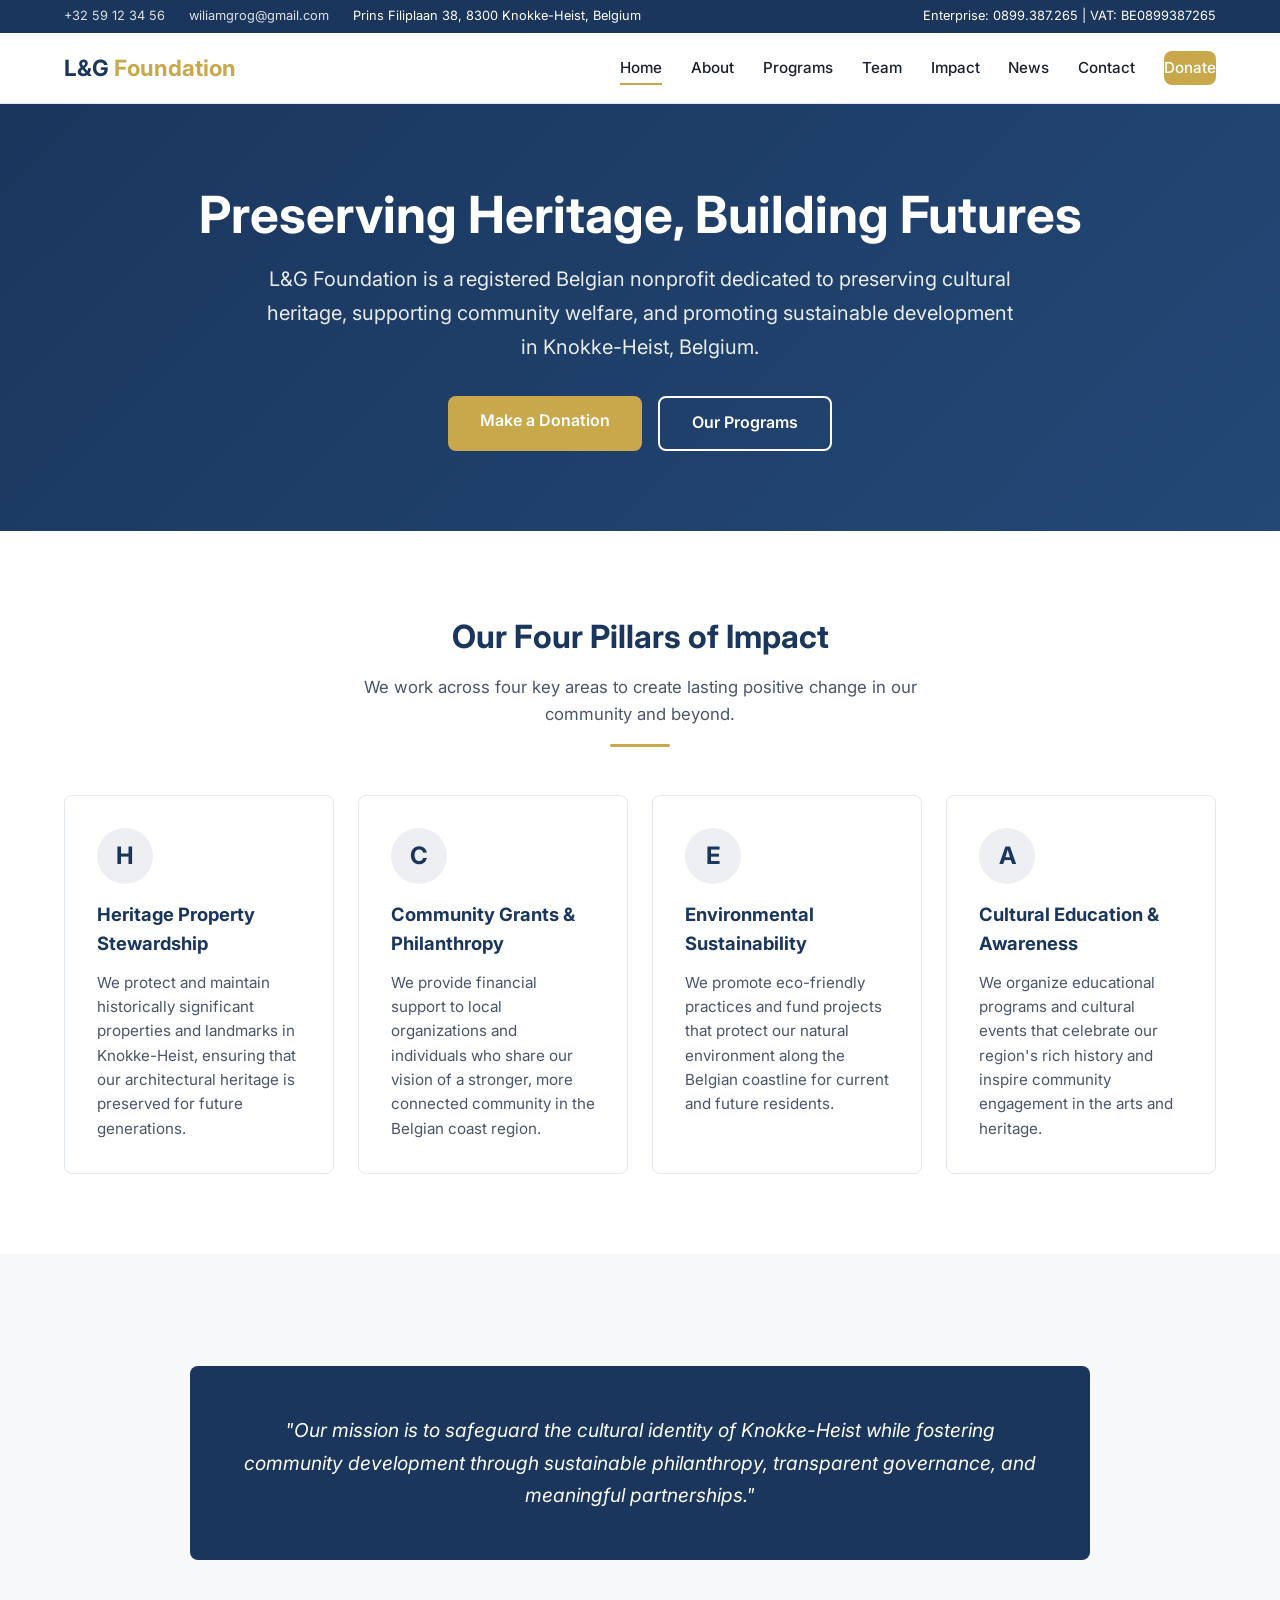
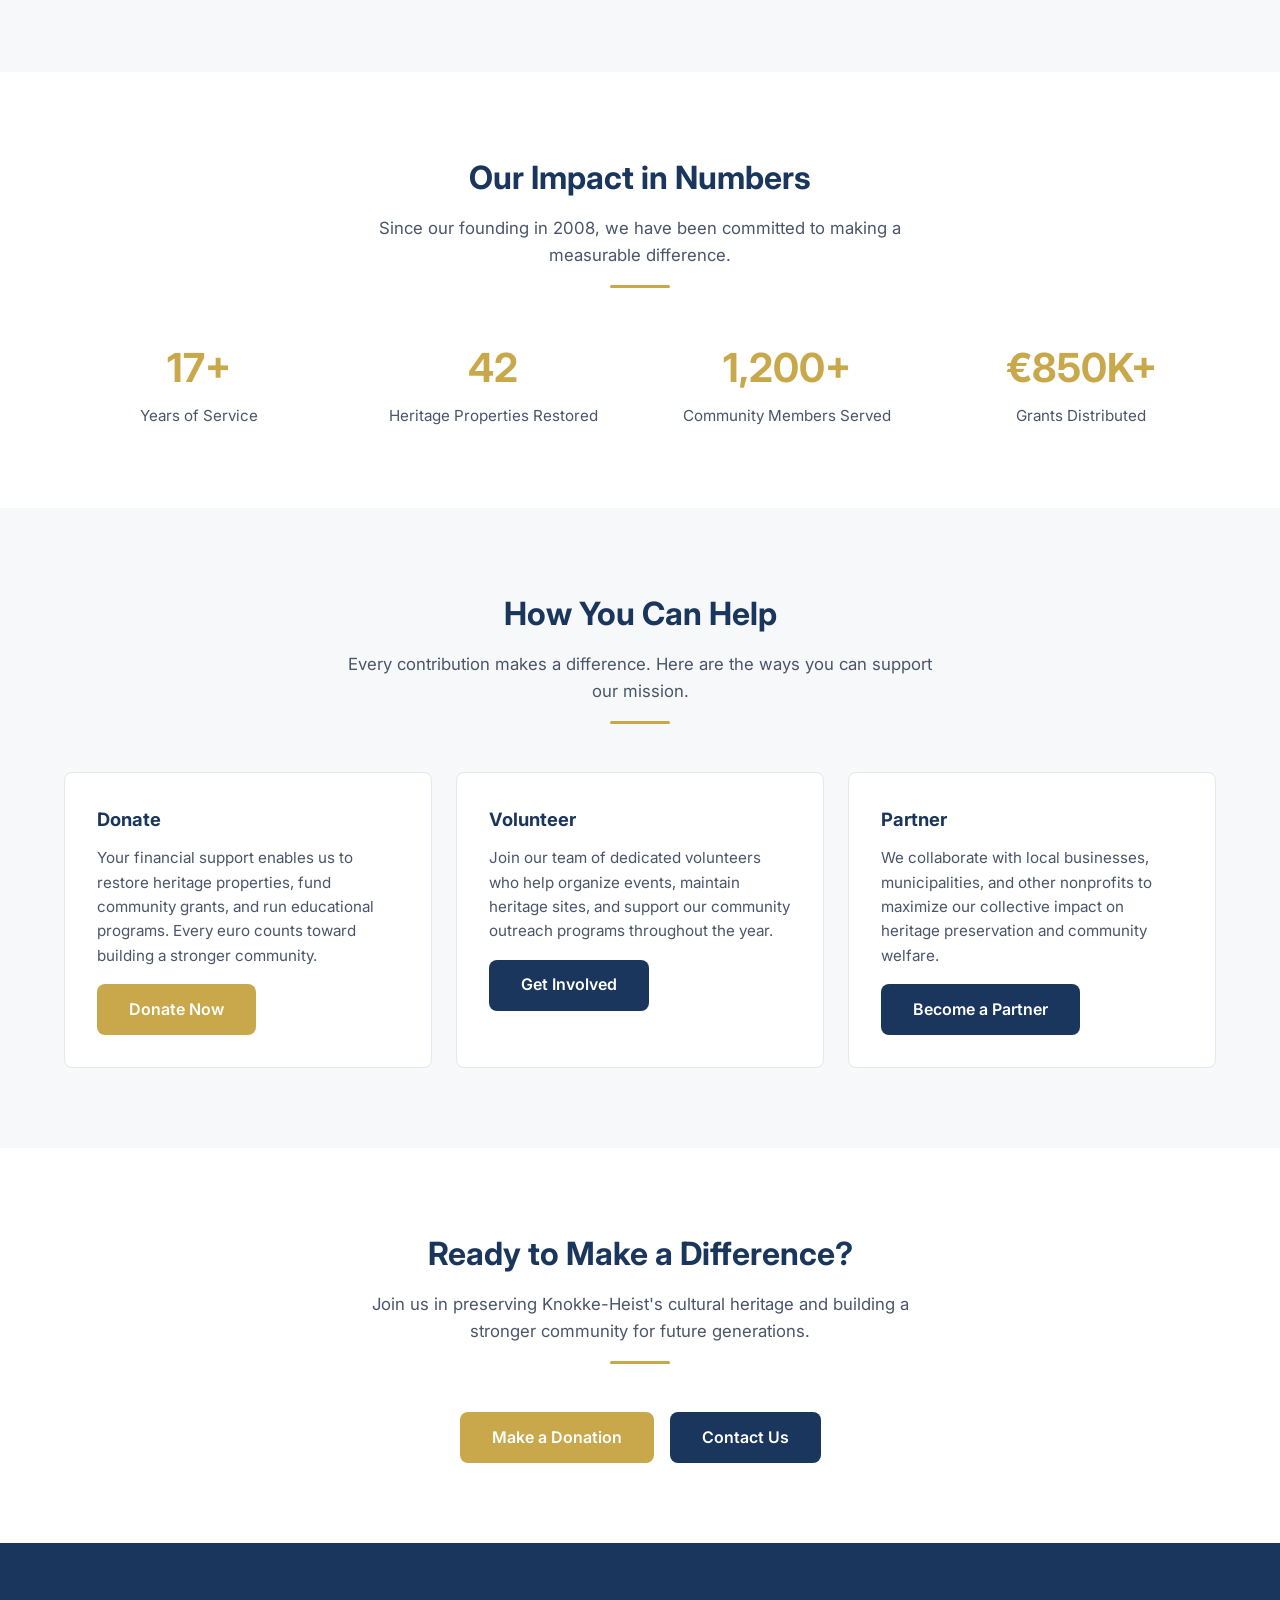
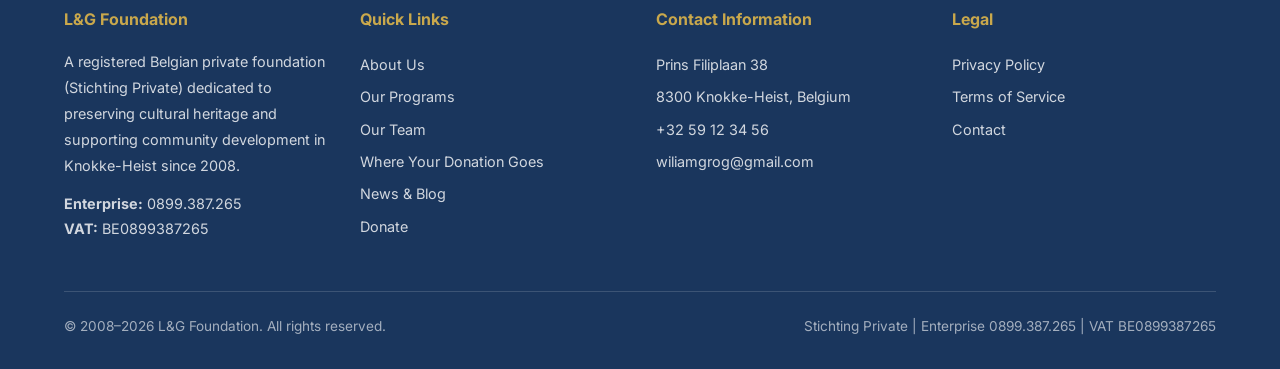
<file: index.html>
<!DOCTYPE html>
<html lang="en">
<head>
  <meta charset="UTF-8">
  <meta name="viewport" content="width=device-width,initial-scale=1">
  <title>L&amp;G Foundation - Preserving Heritage, Supporting Communities</title>
  <meta name="description" content="L&amp;G Foundation is a registered Belgian nonprofit dedicated to preserving cultural heritage, supporting community welfare, and promoting sustainable development in Knokke-Heist, Belgium.">
  <meta name="keywords" content="L&amp;G Foundation, Belgian nonprofit, Knokke-Heist, heritage preservation, community welfare, sustainability">
  <meta property="og:title" content="L&amp;G Foundation - Preserving Heritage, Supporting Communities">
  <meta property="og:description" content="Registered Belgian nonprofit dedicated to preserving cultural heritage, supporting community welfare, and promoting sustainable development in Knokke-Heist.">
  <meta property="og:type" content="website">
  <meta property="og:url" content="https://lg-foundation.pages.dev/">
  <meta property="og:locale" content="en_US">
  <meta name="twitter:card" content="summary">
  <meta name="twitter:title" content="L&amp;G Foundation - Preserving Heritage, Supporting Communities">
  <meta name="twitter:description" content="Registered Belgian nonprofit dedicated to preserving cultural heritage, supporting community welfare, and promoting sustainable development in Knokke-Heist.">
  <link rel="canonical" href="https://lg-foundation.pages.dev/">
  <link rel="icon" type="image/svg+xml" href="data:image/svg+xml,<svg xmlns='http://www.w3.org/2000/svg' viewBox='0 0 100 100'><rect width='100' height='100' rx='15' fill='%231a365d'/><text x='50' y='68' font-size='50' text-anchor='middle' fill='%23c9a84c' font-family='serif' font-weight='bold'>LG</text></svg>">
  <link rel="preconnect" href="https://fonts.googleapis.com">
  <link rel="preconnect" href="https://fonts.gstatic.com" crossorigin>
  <link href="https://fonts.googleapis.com/css2?family=Inter:wght@400;500;600;700&display=swap" rel="stylesheet">
  <link rel="stylesheet" href="css/style.css">
  <script type="application/ld+json">
  {
    "@context": "https://schema.org",
    "@type": "NGO",
    "name": "L&amp;G Foundation",
    "alternateName": "L&amp;G Foundation Stichting Private",
    "description": "Registered Belgian nonprofit dedicated to preserving cultural heritage, supporting community welfare, and promoting sustainable development in Knokke-Heist, Belgium.",
    "url": "https://lg-foundation.pages.dev",
    "foundingDate": "2008-07-02",
    "address": {
      "@type": "PostalAddress",
      "streetAddress": "Prins Filiplaan 38",
      "addressLocality": "Knokke-Heist",
      "postalCode": "8300",
      "addressCountry": "BE"
    },
    "contactPoint": {
      "@type": "ContactPoint",
      "telephone": "+32-59-12-34-56",
      "contactType": "customer service",
      "email": "wiliamgrog@gmail.com"
    },
    "vatID": "BE0899387265",
    "identifier": "0899.387.265",
    "areaServed": {
      "@type": "Country",
      "name": "Belgium"
    },
    "mission": "Preserving cultural heritage, supporting community welfare, and promoting sustainable development."
  }
  </script>
</head>
<body>
  <a href="#main" class="skip-link">Skip to main content</a>

  <div class="topbar">
    <div class="container">
      <div class="topbar-left">
        <a href="tel:+3259123456">+32 59 12 34 56</a>
        <a href="mailto:wiliamgrog@gmail.com">wiliamgrog@gmail.com</a>
        <span>Prins Filiplaan 38, 8300 Knokke-Heist, Belgium</span>
      </div>
      <div class="topbar-right">
        <span>Enterprise: 0899.387.265 | VAT: BE0899387265</span>
      </div>
    </div>
  </div>

  <nav>
    <div class="container">
      <a href="index.html" class="logo">L&amp;G <span>Foundation</span></a>
      <button class="hamburger" aria-label="Toggle navigation" aria-expanded="false">
        <span></span><span></span><span></span>
      </button>
      <div class="nav-links">
        <a href="index.html" class="active">Home</a>
        <a href="about.html">About</a>
        <a href="programs.html">Programs</a>
        <a href="team.html">Team</a>
        <a href="impact.html">Impact</a>
        <a href="blog.html">News</a>
        <a href="contact.html">Contact</a>
        <a href="donate.html" class="nav-cta">Donate</a>
      </div>
    </div>
  </nav>

  <main id="main">
    <section class="hero">
      <div class="container">
        <h1>Preserving Heritage, Building Futures</h1>
        <p>L&amp;G Foundation is a registered Belgian nonprofit dedicated to preserving cultural heritage, supporting community welfare, and promoting sustainable development in Knokke-Heist, Belgium.</p>
        <div class="hero-btns">
          <a href="donate.html" class="btn btn-primary">Make a Donation</a>
          <a href="programs.html" class="btn btn-outline">Our Programs</a>
        </div>
      </div>
    </section>

    <section class="section">
      <div class="container">
        <div class="section-title">
          <h2>Our Four Pillars of Impact</h2>
          <p>We work across four key areas to create lasting positive change in our community and beyond.</p>
          <div class="accent-line"></div>
        </div>
        <div class="grid-4">
          <div class="card">
            <div class="card-icon">H</div>
            <h3>Heritage Property Stewardship</h3>
            <p>We protect and maintain historically significant properties and landmarks in Knokke-Heist, ensuring that our architectural heritage is preserved for future generations.</p>
          </div>
          <div class="card">
            <div class="card-icon">C</div>
            <h3>Community Grants &amp; Philanthropy</h3>
            <p>We provide financial support to local organizations and individuals who share our vision of a stronger, more connected community in the Belgian coast region.</p>
          </div>
          <div class="card">
            <div class="card-icon">E</div>
            <h3>Environmental Sustainability</h3>
            <p>We promote eco-friendly practices and fund projects that protect our natural environment along the Belgian coastline for current and future residents.</p>
          </div>
          <div class="card">
            <div class="card-icon">A</div>
            <h3>Cultural Education &amp; Awareness</h3>
            <p>We organize educational programs and cultural events that celebrate our region's rich history and inspire community engagement in the arts and heritage.</p>
          </div>
        </div>
      </div>
    </section>

    <section class="section section-alt">
      <div class="container">
        <div class="mission-quote">
          <blockquote>"Our mission is to safeguard the cultural identity of Knokke-Heist while fostering community development through sustainable philanthropy, transparent governance, and meaningful partnerships."</blockquote>
        </div>
      </div>
    </section>

    <section class="section">
      <div class="container">
        <div class="section-title">
          <h2>Our Impact in Numbers</h2>
          <p>Since our founding in 2008, we have been committed to making a measurable difference.</p>
          <div class="accent-line"></div>
        </div>
        <div class="stats">
          <div class="stat-item">
            <h3>17+</h3>
            <p>Years of Service</p>
          </div>
          <div class="stat-item">
            <h3>42</h3>
            <p>Heritage Properties Restored</p>
          </div>
          <div class="stat-item">
            <h3>1,200+</h3>
            <p>Community Members Served</p>
          </div>
          <div class="stat-item">
            <h3>&euro;850K+</h3>
            <p>Grants Distributed</p>
          </div>
        </div>
      </div>
    </section>

    <section class="section section-alt">
      <div class="container">
        <div class="section-title">
          <h2>How You Can Help</h2>
          <p>Every contribution makes a difference. Here are the ways you can support our mission.</p>
          <div class="accent-line"></div>
        </div>
        <div class="grid-3">
          <div class="card">
            <h3>Donate</h3>
            <p>Your financial support enables us to restore heritage properties, fund community grants, and run educational programs. Every euro counts toward building a stronger community.</p>
            <a href="donate.html" class="btn btn-primary" style="margin-top:1rem">Donate Now</a>
          </div>
          <div class="card">
            <h3>Volunteer</h3>
            <p>Join our team of dedicated volunteers who help organize events, maintain heritage sites, and support our community outreach programs throughout the year.</p>
            <a href="contact.html" class="btn btn-secondary" style="margin-top:1rem">Get Involved</a>
          </div>
          <div class="card">
            <h3>Partner</h3>
            <p>We collaborate with local businesses, municipalities, and other nonprofits to maximize our collective impact on heritage preservation and community welfare.</p>
            <a href="contact.html" class="btn btn-secondary" style="margin-top:1rem">Become a Partner</a>
          </div>
        </div>
      </div>
    </section>

    <section class="section">
      <div class="container" style="text-align:center">
        <div class="section-title">
          <h2>Ready to Make a Difference?</h2>
          <p>Join us in preserving Knokke-Heist's cultural heritage and building a stronger community for future generations.</p>
          <div class="accent-line"></div>
        </div>
        <div class="hero-btns">
          <a href="donate.html" class="btn btn-primary">Make a Donation</a>
          <a href="contact.html" class="btn btn-secondary">Contact Us</a>
        </div>
      </div>
    </section>
  </main>

  <footer>
    <div class="container">
      <div class="footer-grid">
        <div class="footer-col">
          <h4>L&amp;G Foundation</h4>
          <p>A registered Belgian private foundation (Stichting Private) dedicated to preserving cultural heritage and supporting community development in Knokke-Heist since 2008.</p>
          <p style="margin-top:.75rem"><strong>Enterprise:</strong> 0899.387.265<br><strong>VAT:</strong> BE0899387265</p>
        </div>
        <div class="footer-col">
          <h4>Quick Links</h4>
          <ul>
            <li><a href="about.html">About Us</a></li>
            <li><a href="programs.html">Our Programs</a></li>
            <li><a href="team.html">Our Team</a></li>
            <li><a href="impact.html">Where Your Donation Goes</a></li>
            <li><a href="blog.html">News &amp; Blog</a></li>
            <li><a href="donate.html">Donate</a></li>
          </ul>
        </div>
        <div class="footer-col">
          <h4>Contact Information</h4>
          <ul>
            <li>Prins Filiplaan 38</li>
            <li>8300 Knokke-Heist, Belgium</li>
            <li><a href="tel:+3259123456">+32 59 12 34 56</a></li>
            <li><a href="mailto:wiliamgrog@gmail.com">wiliamgrog@gmail.com</a></li>
          </ul>
        </div>
        <div class="footer-col">
          <h4>Legal</h4>
          <ul>
            <li><a href="privacy.html">Privacy Policy</a></li>
            <li><a href="terms.html">Terms of Service</a></li>
            <li><a href="contact.html">Contact</a></li>
          </ul>
        </div>
      </div>
      <div class="footer-bottom">
        <span>&copy; 2008&ndash;2026 L&amp;G Foundation. All rights reserved.</span>
        <span>Stichting Private | Enterprise 0899.387.265 | VAT BE0899387265</span>
      </div>
    </div>
  </footer>

  <script src="js/main.js"></script>
</body>
</html>
</file>
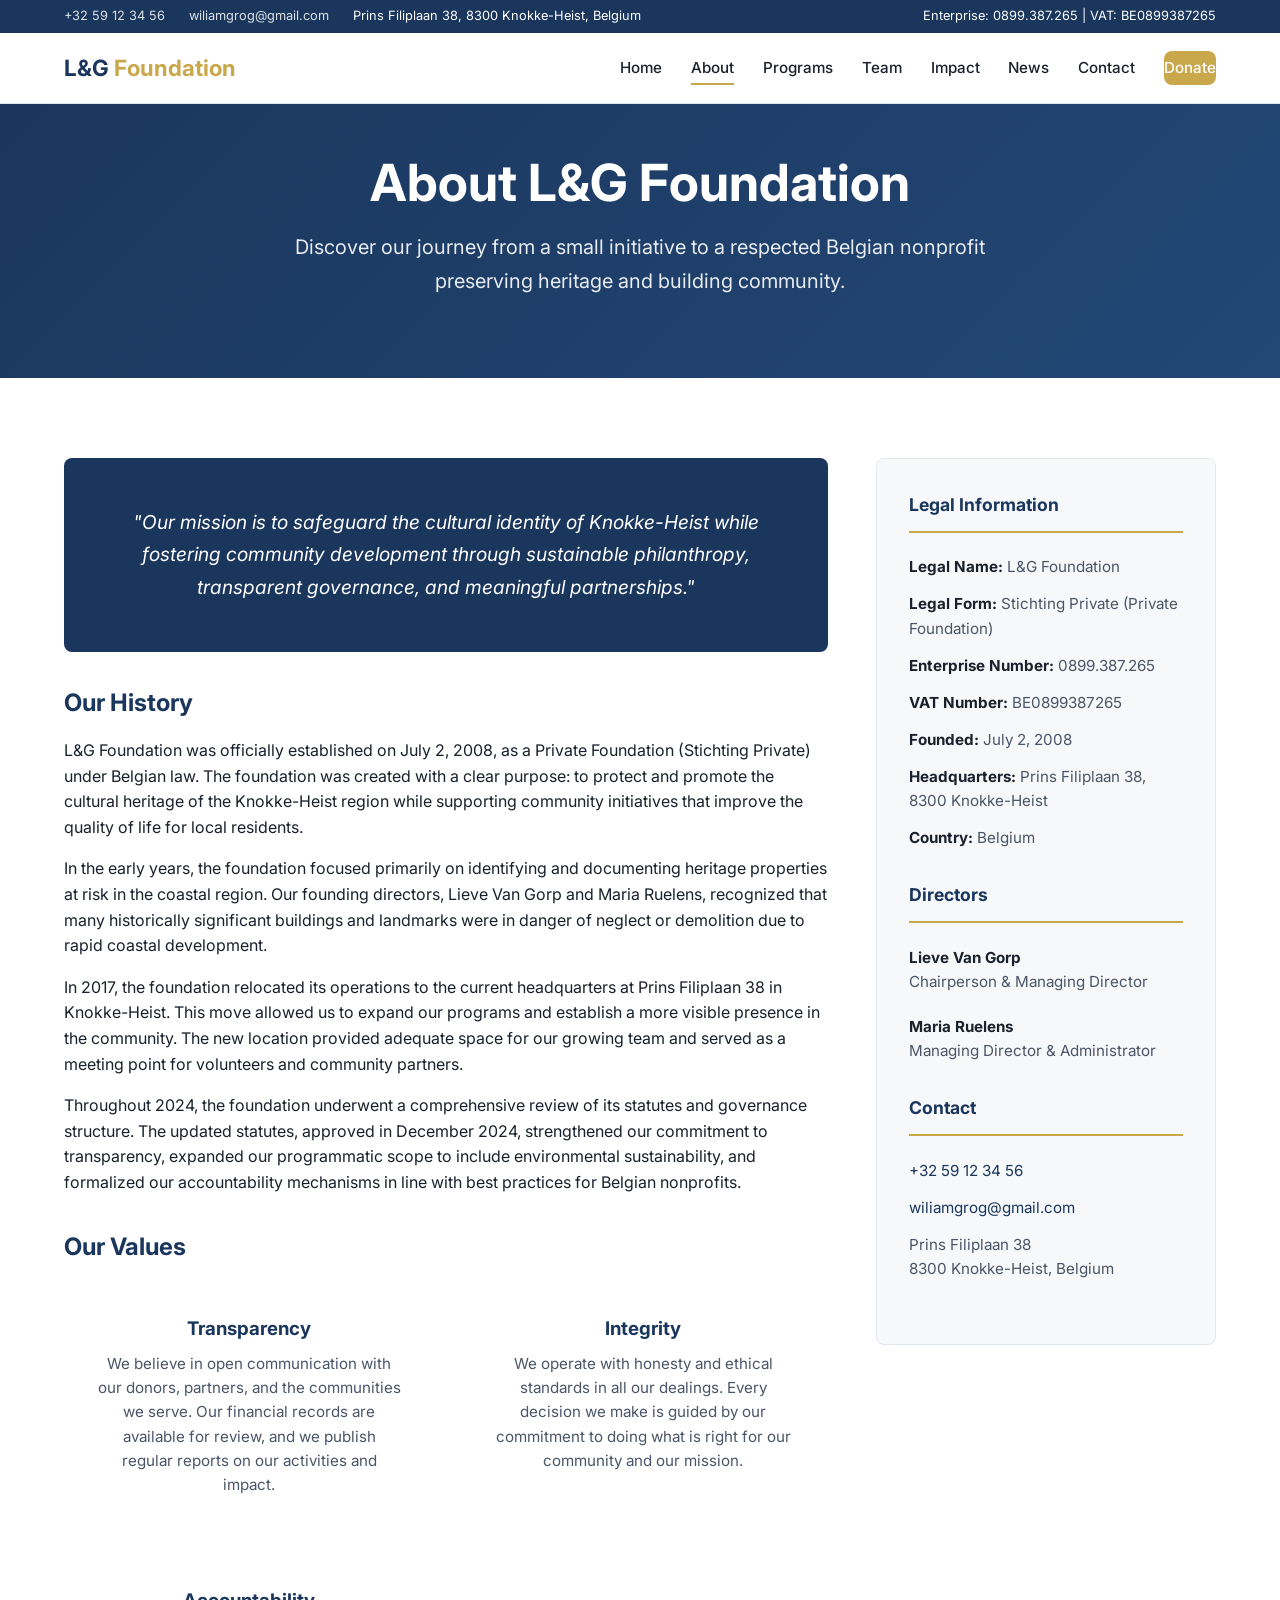
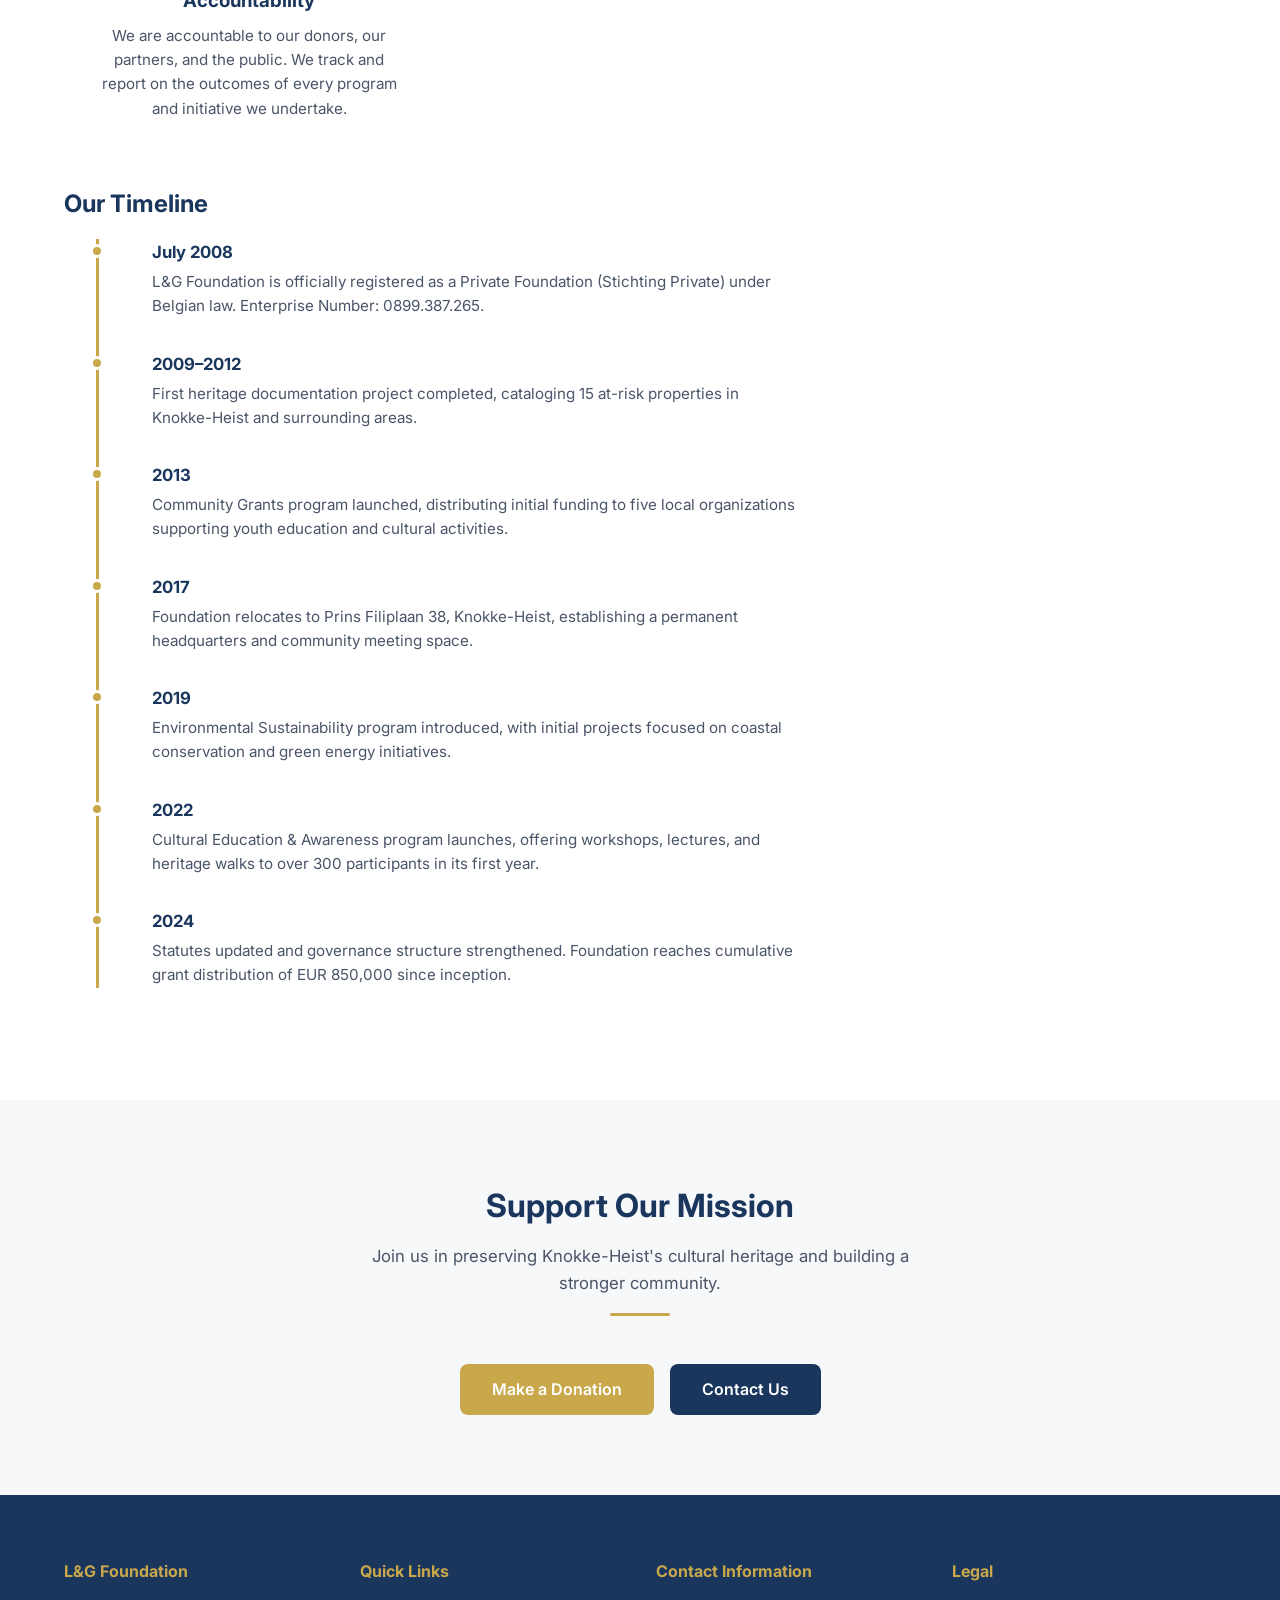
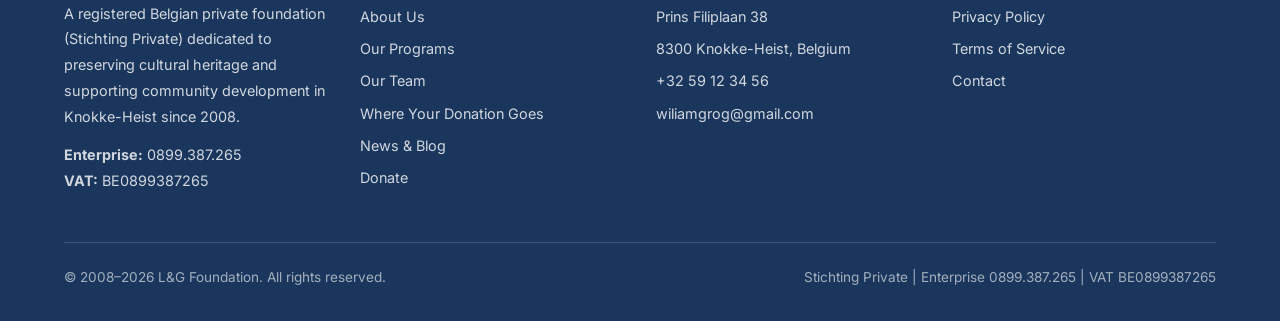
<file: about.html>
<!DOCTYPE html>
<html lang="en">
<head>
  <meta charset="UTF-8">
  <meta name="viewport" content="width=device-width,initial-scale=1">
  <title>About Us - L&amp;G Foundation</title>
  <meta name="description" content="Learn about the history, mission, and governance of L&amp;G Foundation, a Belgian private foundation preserving heritage in Knokke-Heist since 2008.">
  <meta property="og:title" content="About Us - L&amp;G Foundation">
  <meta property="og:description" content="Learn about the history, mission, and governance of L&amp;G Foundation.">
  <meta property="og:type" content="website">
  <meta property="og:url" content="https://lg-foundation.pages.dev/about.html">
  <link rel="canonical" href="https://lg-foundation.pages.dev/about.html">
  <link rel="icon" type="image/svg+xml" href="data:image/svg+xml,<svg xmlns='http://www.w3.org/2000/svg' viewBox='0 0 100 100'><rect width='100' height='100' rx='15' fill='%231a365d'/><text x='50' y='68' font-size='50' text-anchor='middle' fill='%23c9a84c' font-family='serif' font-weight='bold'>LG</text></svg>">
  <link rel="preconnect" href="https://fonts.googleapis.com">
  <link rel="preconnect" href="https://fonts.gstatic.com" crossorigin>
  <link href="https://fonts.googleapis.com/css2?family=Inter:wght@400;500;600;700&display=swap" rel="stylesheet">
  <link rel="stylesheet" href="css/style.css">
  <script type="application/ld+json">
  {
    "@context": "https://schema.org",
    "@type": "NGO",
    "name": "L&amp;G Foundation",
    "description": "Registered Belgian private foundation (Stichting Private) dedicated to preserving cultural heritage and supporting community welfare in Knokke-Heist, Belgium.",
    "url": "https://lg-foundation.pages.dev",
    "foundingDate": "2008-07-02",
    "address": {
      "@type": "PostalAddress",
      "streetAddress": "Prins Filiplaan 38",
      "addressLocality": "Knokke-Heist",
      "postalCode": "8300",
      "addressCountry": "BE"
    },
    "contactPoint": {
      "@type": "ContactPoint",
      "telephone": "+32-59-12-34-56",
      "contactType": "customer service",
      "email": "wiliamgrog@gmail.com"
    },
    "vatID": "BE0899387265",
    "identifier": "0899.387.265"
  }
  </script>
</head>
<body>
  <a href="#main" class="skip-link">Skip to main content</a>

  <div class="topbar">
    <div class="container">
      <div class="topbar-left">
        <a href="tel:+3259123456">+32 59 12 34 56</a>
        <a href="mailto:wiliamgrog@gmail.com">wiliamgrog@gmail.com</a>
        <span>Prins Filiplaan 38, 8300 Knokke-Heist, Belgium</span>
      </div>
      <div class="topbar-right">
        <span>Enterprise: 0899.387.265 | VAT: BE0899387265</span>
      </div>
    </div>
  </div>

  <nav>
    <div class="container">
      <a href="index.html" class="logo">L&amp;G <span>Foundation</span></a>
      <button class="hamburger" aria-label="Toggle navigation" aria-expanded="false">
        <span></span><span></span><span></span>
      </button>
      <div class="nav-links">
        <a href="index.html">Home</a>
        <a href="about.html" class="active">About</a>
        <a href="programs.html">Programs</a>
        <a href="team.html">Team</a>
        <a href="impact.html">Impact</a>
        <a href="blog.html">News</a>
        <a href="contact.html">Contact</a>
        <a href="donate.html" class="nav-cta">Donate</a>
      </div>
    </div>
  </nav>

  <main id="main">
    <section class="hero" style="padding:3rem 0">
      <div class="container">
        <h1>About L&amp;G Foundation</h1>
        <p>Discover our journey from a small initiative to a respected Belgian nonprofit preserving heritage and building community.</p>
      </div>
    </section>

    <section class="section">
      <div class="container">
        <div class="with-sidebar">
          <div>
            <div class="mission-quote" style="margin-top:0">
              <blockquote>"Our mission is to safeguard the cultural identity of Knokke-Heist while fostering community development through sustainable philanthropy, transparent governance, and meaningful partnerships."</blockquote>
            </div>

            <h2 style="color:var(--pri);margin:2rem 0 1rem">Our History</h2>
            <p>L&amp;G Foundation was officially established on July 2, 2008, as a Private Foundation (Stichting Private) under Belgian law. The foundation was created with a clear purpose: to protect and promote the cultural heritage of the Knokke-Heist region while supporting community initiatives that improve the quality of life for local residents.</p>
            <p style="margin-top:1rem">In the early years, the foundation focused primarily on identifying and documenting heritage properties at risk in the coastal region. Our founding directors, Lieve Van Gorp and Maria Ruelens, recognized that many historically significant buildings and landmarks were in danger of neglect or demolition due to rapid coastal development.</p>
            <p style="margin-top:1rem">In 2017, the foundation relocated its operations to the current headquarters at Prins Filiplaan 38 in Knokke-Heist. This move allowed us to expand our programs and establish a more visible presence in the community. The new location provided adequate space for our growing team and served as a meeting point for volunteers and community partners.</p>
            <p style="margin-top:1rem">Throughout 2024, the foundation underwent a comprehensive review of its statutes and governance structure. The updated statutes, approved in December 2024, strengthened our commitment to transparency, expanded our programmatic scope to include environmental sustainability, and formalized our accountability mechanisms in line with best practices for Belgian nonprofits.</p>

            <h2 style="color:var(--pri);margin:2rem 0 1rem">Our Values</h2>
            <div class="values-grid">
              <div class="value-item">
                <h3>Transparency</h3>
                <p>We believe in open communication with our donors, partners, and the communities we serve. Our financial records are available for review, and we publish regular reports on our activities and impact.</p>
              </div>
              <div class="value-item">
                <h3>Integrity</h3>
                <p>We operate with honesty and ethical standards in all our dealings. Every decision we make is guided by our commitment to doing what is right for our community and our mission.</p>
              </div>
              <div class="value-item">
                <h3>Accountability</h3>
                <p>We are accountable to our donors, our partners, and the public. We track and report on the outcomes of every program and initiative we undertake.</p>
              </div>
            </div>

            <h2 style="color:var(--pri);margin:2rem 0 1rem">Our Timeline</h2>
            <div class="timeline">
              <div class="timeline-item">
                <h4>July 2008</h4>
                <p>L&amp;G Foundation is officially registered as a Private Foundation (Stichting Private) under Belgian law. Enterprise Number: 0899.387.265.</p>
              </div>
              <div class="timeline-item">
                <h4>2009&ndash;2012</h4>
                <p>First heritage documentation project completed, cataloging 15 at-risk properties in Knokke-Heist and surrounding areas.</p>
              </div>
              <div class="timeline-item">
                <h4>2013</h4>
                <p>Community Grants program launched, distributing initial funding to five local organizations supporting youth education and cultural activities.</p>
              </div>
              <div class="timeline-item">
                <h4>2017</h4>
                <p>Foundation relocates to Prins Filiplaan 38, Knokke-Heist, establishing a permanent headquarters and community meeting space.</p>
              </div>
              <div class="timeline-item">
                <h4>2019</h4>
                <p>Environmental Sustainability program introduced, with initial projects focused on coastal conservation and green energy initiatives.</p>
              </div>
              <div class="timeline-item">
                <h4>2022</h4>
                <p>Cultural Education &amp; Awareness program launches, offering workshops, lectures, and heritage walks to over 300 participants in its first year.</p>
              </div>
              <div class="timeline-item">
                <h4>2024</h4>
                <p>Statutes updated and governance structure strengthened. Foundation reaches cumulative grant distribution of EUR 850,000 since inception.</p>
              </div>
            </div>
          </div>

          <aside class="sidebar">
            <h3>Legal Information</h3>
            <ul>
              <li><strong>Legal Name:</strong> L&amp;G Foundation</li>
              <li><strong>Legal Form:</strong> Stichting Private (Private Foundation)</li>
              <li><strong>Enterprise Number:</strong> 0899.387.265</li>
              <li><strong>VAT Number:</strong> BE0899387265</li>
              <li><strong>Founded:</strong> July 2, 2008</li>
              <li><strong>Headquarters:</strong> Prins Filiplaan 38, 8300 Knokke-Heist</li>
              <li><strong>Country:</strong> Belgium</li>
            </ul>

            <h3 style="margin-top:1.5rem">Directors</h3>
            <ul>
              <li><strong>Lieve Van Gorp</strong><br>Chairperson &amp; Managing Director</li>
              <li style="margin-top:.5rem"><strong>Maria Ruelens</strong><br>Managing Director &amp; Administrator</li>
            </ul>

            <h3 style="margin-top:1.5rem">Contact</h3>
            <ul>
              <li><a href="tel:+3259123456">+32 59 12 34 56</a></li>
              <li><a href="mailto:wiliamgrog@gmail.com">wiliamgrog@gmail.com</a></li>
              <li>Prins Filiplaan 38<br>8300 Knokke-Heist, Belgium</li>
            </ul>
          </aside>
        </div>
      </div>
    </section>

    <section class="section section-alt">
      <div class="container" style="text-align:center">
        <div class="section-title">
          <h2>Support Our Mission</h2>
          <p>Join us in preserving Knokke-Heist's cultural heritage and building a stronger community.</p>
          <div class="accent-line"></div>
        </div>
        <div class="hero-btns">
          <a href="donate.html" class="btn btn-primary">Make a Donation</a>
          <a href="contact.html" class="btn btn-secondary">Contact Us</a>
        </div>
      </div>
    </section>
  </main>

  <footer>
    <div class="container">
      <div class="footer-grid">
        <div class="footer-col">
          <h4>L&amp;G Foundation</h4>
          <p>A registered Belgian private foundation (Stichting Private) dedicated to preserving cultural heritage and supporting community development in Knokke-Heist since 2008.</p>
          <p style="margin-top:.75rem"><strong>Enterprise:</strong> 0899.387.265<br><strong>VAT:</strong> BE0899387265</p>
        </div>
        <div class="footer-col">
          <h4>Quick Links</h4>
          <ul>
            <li><a href="about.html">About Us</a></li>
            <li><a href="programs.html">Our Programs</a></li>
            <li><a href="team.html">Our Team</a></li>
            <li><a href="impact.html">Where Your Donation Goes</a></li>
            <li><a href="blog.html">News &amp; Blog</a></li>
            <li><a href="donate.html">Donate</a></li>
          </ul>
        </div>
        <div class="footer-col">
          <h4>Contact Information</h4>
          <ul>
            <li>Prins Filiplaan 38</li>
            <li>8300 Knokke-Heist, Belgium</li>
            <li><a href="tel:+3259123456">+32 59 12 34 56</a></li>
            <li><a href="mailto:wiliamgrog@gmail.com">wiliamgrog@gmail.com</a></li>
          </ul>
        </div>
        <div class="footer-col">
          <h4>Legal</h4>
          <ul>
            <li><a href="privacy.html">Privacy Policy</a></li>
            <li><a href="terms.html">Terms of Service</a></li>
            <li><a href="contact.html">Contact</a></li>
          </ul>
        </div>
      </div>
      <div class="footer-bottom">
        <span>&copy; 2008&ndash;2026 L&amp;G Foundation. All rights reserved.</span>
        <span>Stichting Private | Enterprise 0899.387.265 | VAT BE0899387265</span>
      </div>
    </div>
  </footer>

  <script src="js/main.js"></script>
</body>
</html>
</file>
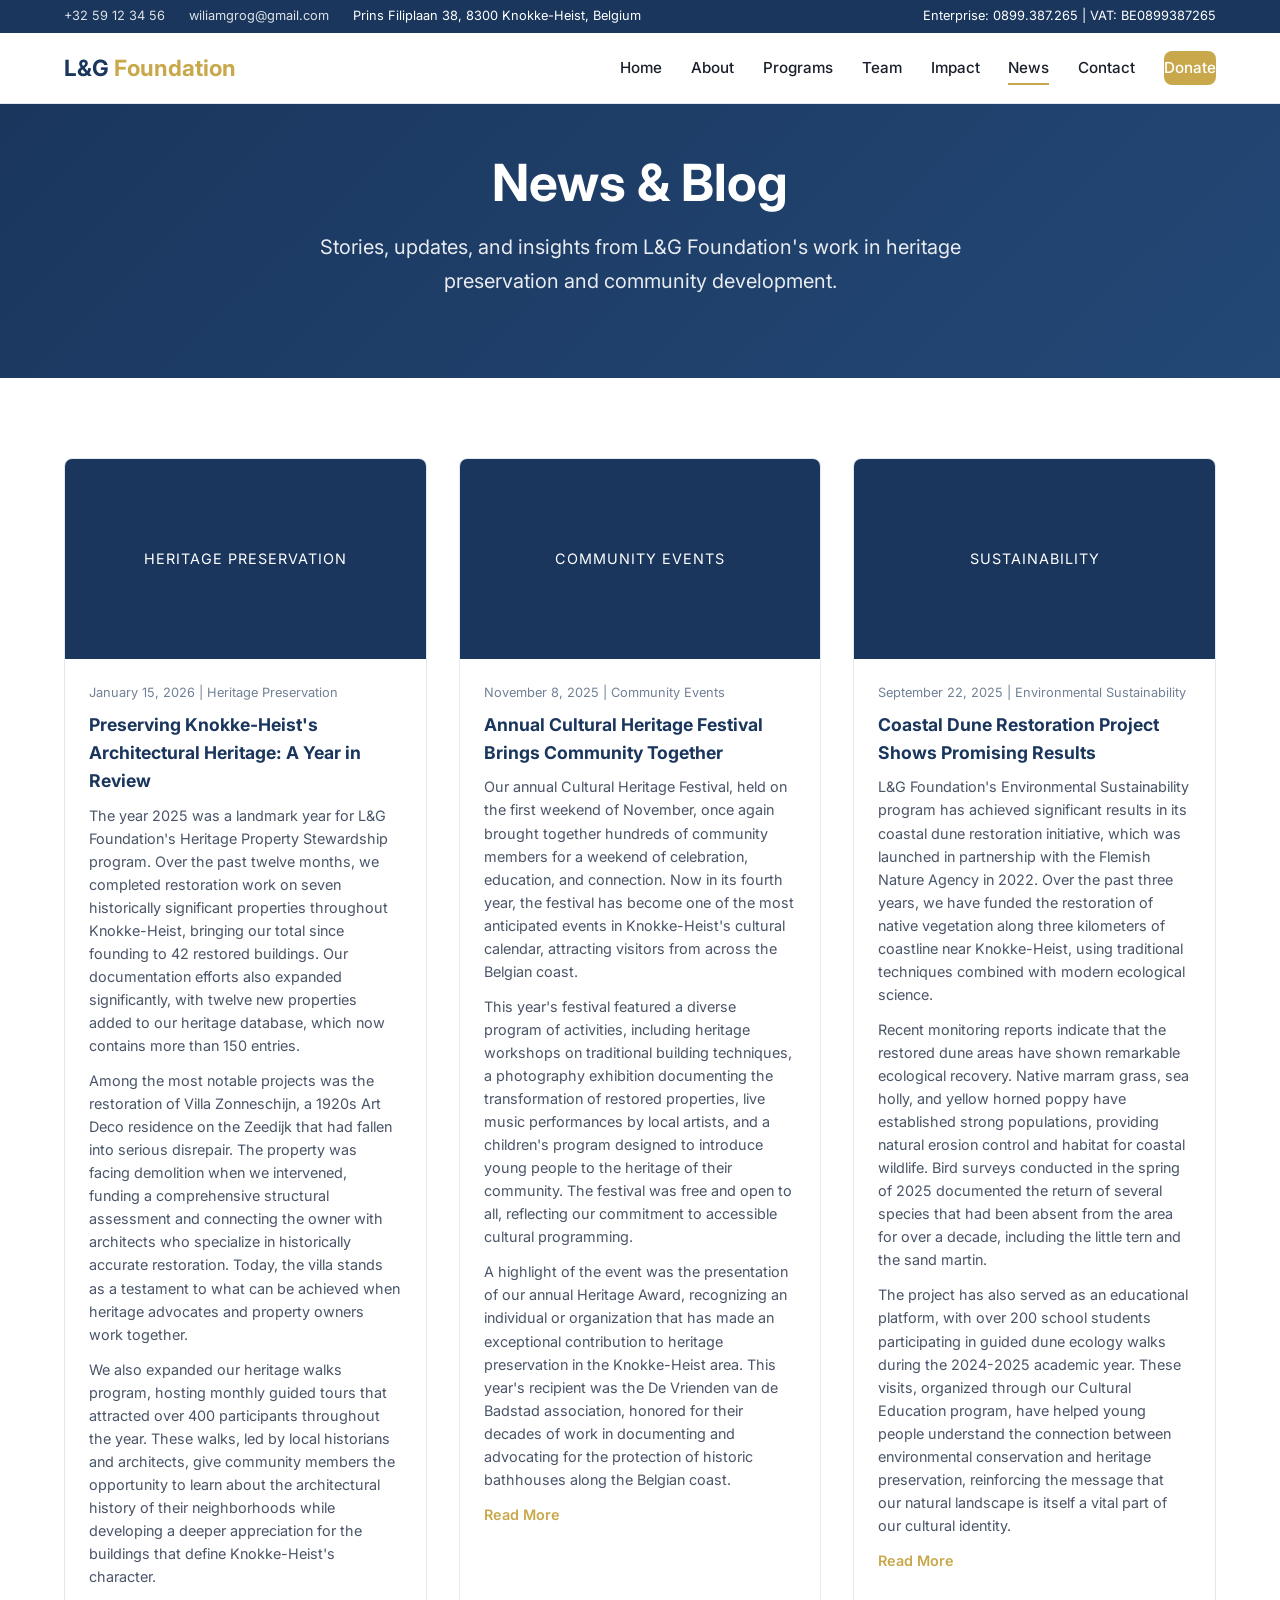
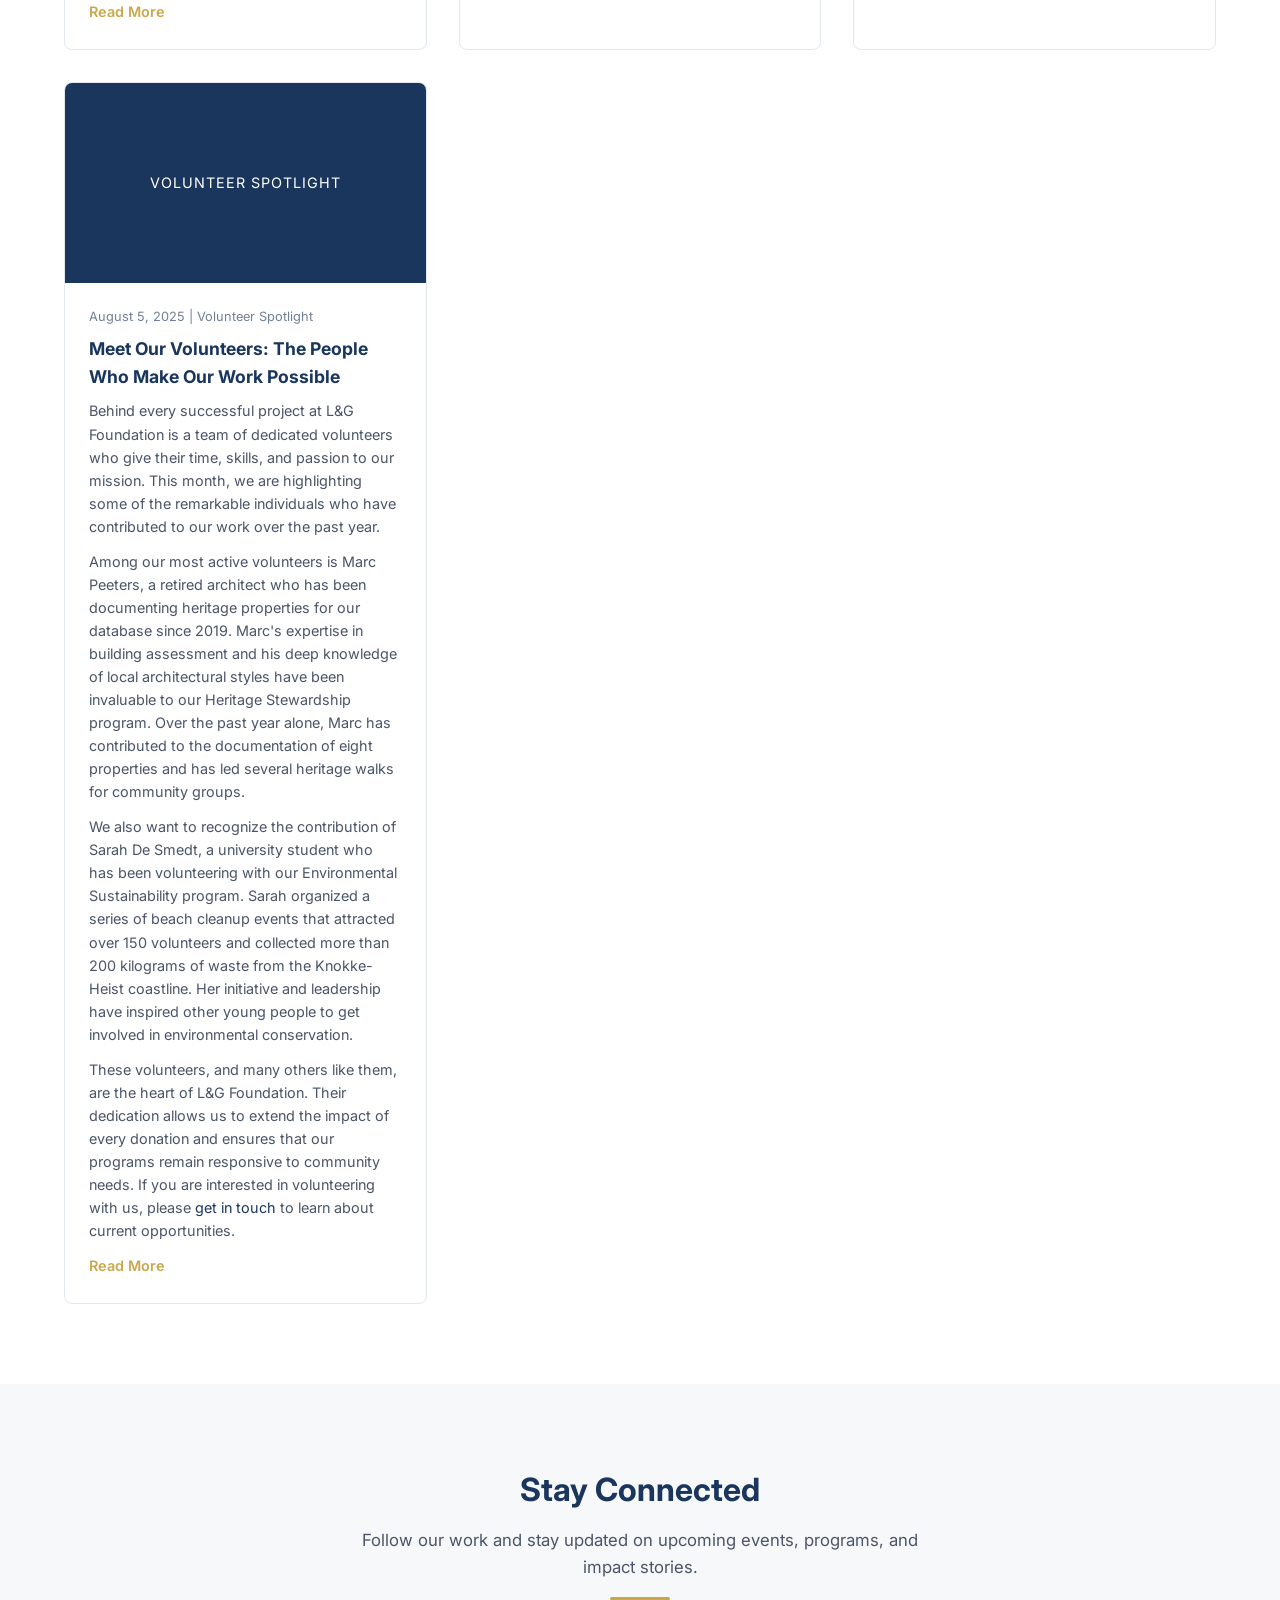
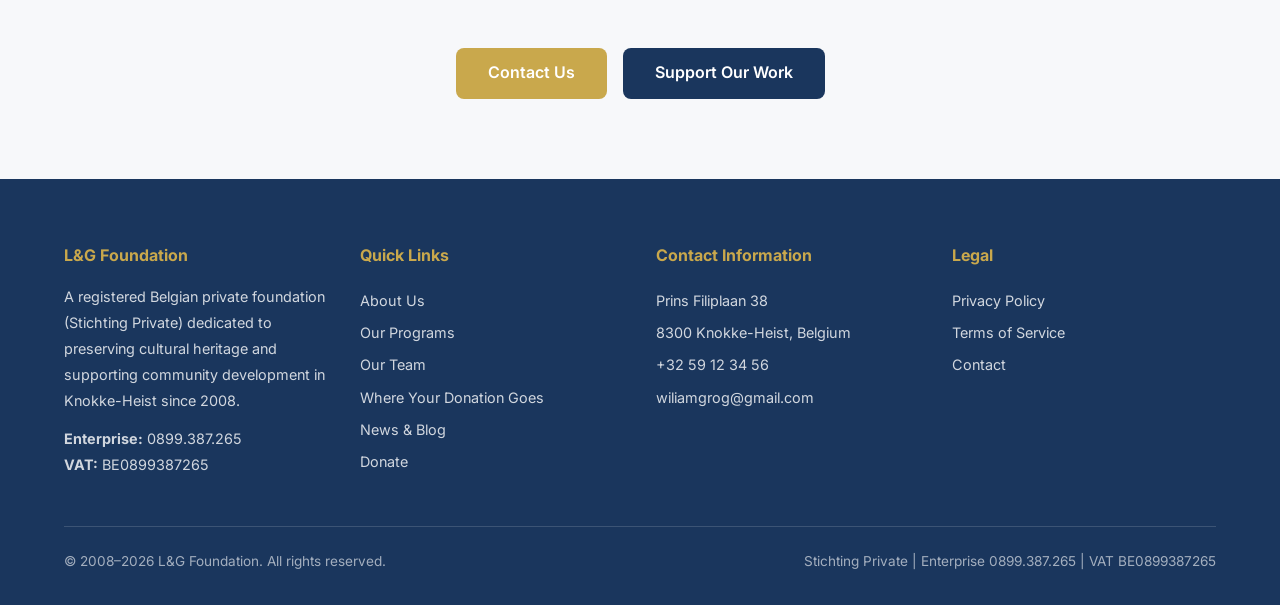
<file: blog.html>
<!DOCTYPE html>
<html lang="en">
<head>
  <meta charset="UTF-8">
  <meta name="viewport" content="width=device-width,initial-scale=1">
  <title>News &amp; Blog - L&amp;G Foundation</title>
  <meta name="description" content="Latest news, stories, and updates from L&amp;G Foundation. Read about our heritage preservation work, community events, sustainability projects, and volunteer activities.">
  <meta property="og:title" content="News &amp; Blog - L&amp;G Foundation">
  <meta property="og:description" content="Stories, updates, and insights from our work in heritage preservation and community development.">
  <meta property="og:type" content="website">
  <meta property="og:url" content="https://lg-foundation.pages.dev/blog.html">
  <link rel="canonical" href="https://lg-foundation.pages.dev/blog.html">
  <link rel="icon" type="image/svg+xml" href="data:image/svg+xml,<svg xmlns='http://www.w3.org/2000/svg' viewBox='0 0 100 100'><rect width='100' height='100' rx='15' fill='%231a365d'/><text x='50' y='68' font-size='50' text-anchor='middle' fill='%23c9a84c' font-family='serif' font-weight='bold'>LG</text></svg>">
  <link rel="preconnect" href="https://fonts.googleapis.com">
  <link rel="preconnect" href="https://fonts.gstatic.com" crossorigin>
  <link href="https://fonts.googleapis.com/css2?family=Inter:wght@400;500;600;700&display=swap" rel="stylesheet">
  <link rel="stylesheet" href="css/style.css">
</head>
<body>
  <a href="#main" class="skip-link">Skip to main content</a>

  <div class="topbar">
    <div class="container">
      <div class="topbar-left">
        <a href="tel:+3259123456">+32 59 12 34 56</a>
        <a href="mailto:wiliamgrog@gmail.com">wiliamgrog@gmail.com</a>
        <span>Prins Filiplaan 38, 8300 Knokke-Heist, Belgium</span>
      </div>
      <div class="topbar-right">
        <span>Enterprise: 0899.387.265 | VAT: BE0899387265</span>
      </div>
    </div>
  </div>

  <nav>
    <div class="container">
      <a href="index.html" class="logo">L&amp;G <span>Foundation</span></a>
      <button class="hamburger" aria-label="Toggle navigation" aria-expanded="false">
        <span></span><span></span><span></span>
      </button>
      <div class="nav-links">
        <a href="index.html">Home</a>
        <a href="about.html">About</a>
        <a href="programs.html">Programs</a>
        <a href="team.html">Team</a>
        <a href="impact.html">Impact</a>
        <a href="blog.html" class="active">News</a>
        <a href="contact.html">Contact</a>
        <a href="donate.html" class="nav-cta">Donate</a>
      </div>
    </div>
  </nav>

  <main id="main">
    <section class="hero" style="padding:3rem 0">
      <div class="container">
        <h1>News &amp; Blog</h1>
        <p>Stories, updates, and insights from L&amp;G Foundation's work in heritage preservation and community development.</p>
      </div>
    </section>

    <section class="section">
      <div class="container">
        <div class="grid-2">

          <article class="blog-card">
            <div class="blog-card-img">Heritage Preservation</div>
            <div class="blog-card-body">
              <div class="blog-card-meta">January 15, 2026 | Heritage Preservation</div>
              <h3>Preserving Knokke-Heist's Architectural Heritage: A Year in Review</h3>
              <p>The year 2025 was a landmark year for L&amp;G Foundation's Heritage Property Stewardship program. Over the past twelve months, we completed restoration work on seven historically significant properties throughout Knokke-Heist, bringing our total since founding to 42 restored buildings. Our documentation efforts also expanded significantly, with twelve new properties added to our heritage database, which now contains more than 150 entries.</p>
              <p style="margin-top:.75rem">Among the most notable projects was the restoration of Villa Zonneschijn, a 1920s Art Deco residence on the Zeedijk that had fallen into serious disrepair. The property was facing demolition when we intervened, funding a comprehensive structural assessment and connecting the owner with architects who specialize in historically accurate restoration. Today, the villa stands as a testament to what can be achieved when heritage advocates and property owners work together.</p>
              <p style="margin-top:.75rem">We also expanded our heritage walks program, hosting monthly guided tours that attracted over 400 participants throughout the year. These walks, led by local historians and architects, give community members the opportunity to learn about the architectural history of their neighborhoods while developing a deeper appreciation for the buildings that define Knokke-Heist's character.</p>
              <a href="#" class="read-more">Read More</a>
            </div>
          </article>

          <article class="blog-card">
            <div class="blog-card-img">Community Events</div>
            <div class="blog-card-body">
              <div class="blog-card-meta">November 8, 2025 | Community Events</div>
              <h3>Annual Cultural Heritage Festival Brings Community Together</h3>
              <p>Our annual Cultural Heritage Festival, held on the first weekend of November, once again brought together hundreds of community members for a weekend of celebration, education, and connection. Now in its fourth year, the festival has become one of the most anticipated events in Knokke-Heist's cultural calendar, attracting visitors from across the Belgian coast.</p>
              <p style="margin-top:.75rem">This year's festival featured a diverse program of activities, including heritage workshops on traditional building techniques, a photography exhibition documenting the transformation of restored properties, live music performances by local artists, and a children's program designed to introduce young people to the heritage of their community. The festival was free and open to all, reflecting our commitment to accessible cultural programming.</p>
              <p style="margin-top:.75rem">A highlight of the event was the presentation of our annual Heritage Award, recognizing an individual or organization that has made an exceptional contribution to heritage preservation in the Knokke-Heist area. This year's recipient was the De Vrienden van de Badstad association, honored for their decades of work in documenting and advocating for the protection of historic bathhouses along the Belgian coast.</p>
              <a href="#" class="read-more">Read More</a>
            </div>
          </article>

          <article class="blog-card">
            <div class="blog-card-img">Sustainability</div>
            <div class="blog-card-body">
              <div class="blog-card-meta">September 22, 2025 | Environmental Sustainability</div>
              <h3>Coastal Dune Restoration Project Shows Promising Results</h3>
              <p>L&amp;G Foundation's Environmental Sustainability program has achieved significant results in its coastal dune restoration initiative, which was launched in partnership with the Flemish Nature Agency in 2022. Over the past three years, we have funded the restoration of native vegetation along three kilometers of coastline near Knokke-Heist, using traditional techniques combined with modern ecological science.</p>
              <p style="margin-top:.75rem">Recent monitoring reports indicate that the restored dune areas have shown remarkable ecological recovery. Native marram grass, sea holly, and yellow horned poppy have established strong populations, providing natural erosion control and habitat for coastal wildlife. Bird surveys conducted in the spring of 2025 documented the return of several species that had been absent from the area for over a decade, including the little tern and the sand martin.</p>
              <p style="margin-top:.75rem">The project has also served as an educational platform, with over 200 school students participating in guided dune ecology walks during the 2024-2025 academic year. These visits, organized through our Cultural Education program, have helped young people understand the connection between environmental conservation and heritage preservation, reinforcing the message that our natural landscape is itself a vital part of our cultural identity.</p>
              <a href="#" class="read-more">Read More</a>
            </div>
          </article>

          <article class="blog-card">
            <div class="blog-card-img">Volunteer Spotlight</div>
            <div class="blog-card-body">
              <div class="blog-card-meta">August 5, 2025 | Volunteer Spotlight</div>
              <h3>Meet Our Volunteers: The People Who Make Our Work Possible</h3>
              <p>Behind every successful project at L&amp;G Foundation is a team of dedicated volunteers who give their time, skills, and passion to our mission. This month, we are highlighting some of the remarkable individuals who have contributed to our work over the past year.</p>
              <p style="margin-top:.75rem">Among our most active volunteers is Marc Peeters, a retired architect who has been documenting heritage properties for our database since 2019. Marc's expertise in building assessment and his deep knowledge of local architectural styles have been invaluable to our Heritage Stewardship program. Over the past year alone, Marc has contributed to the documentation of eight properties and has led several heritage walks for community groups.</p>
              <p style="margin-top:.75rem">We also want to recognize the contribution of Sarah De Smedt, a university student who has been volunteering with our Environmental Sustainability program. Sarah organized a series of beach cleanup events that attracted over 150 volunteers and collected more than 200 kilograms of waste from the Knokke-Heist coastline. Her initiative and leadership have inspired other young people to get involved in environmental conservation.</p>
              <p style="margin-top:.75rem">These volunteers, and many others like them, are the heart of L&amp;G Foundation. Their dedication allows us to extend the impact of every donation and ensures that our programs remain responsive to community needs. If you are interested in volunteering with us, please <a href="contact.html">get in touch</a> to learn about current opportunities.</p>
              <a href="#" class="read-more">Read More</a>
            </div>
          </article>

        </div>
      </div>
    </section>

    <section class="section section-alt">
      <div class="container" style="text-align:center">
        <div class="section-title">
          <h2>Stay Connected</h2>
          <p>Follow our work and stay updated on upcoming events, programs, and impact stories.</p>
          <div class="accent-line"></div>
        </div>
        <div class="hero-btns">
          <a href="contact.html" class="btn btn-primary">Contact Us</a>
          <a href="donate.html" class="btn btn-secondary">Support Our Work</a>
        </div>
      </div>
    </section>
  </main>

  <footer>
    <div class="container">
      <div class="footer-grid">
        <div class="footer-col">
          <h4>L&amp;G Foundation</h4>
          <p>A registered Belgian private foundation (Stichting Private) dedicated to preserving cultural heritage and supporting community development in Knokke-Heist since 2008.</p>
          <p style="margin-top:.75rem"><strong>Enterprise:</strong> 0899.387.265<br><strong>VAT:</strong> BE0899387265</p>
        </div>
        <div class="footer-col">
          <h4>Quick Links</h4>
          <ul>
            <li><a href="about.html">About Us</a></li>
            <li><a href="programs.html">Our Programs</a></li>
            <li><a href="team.html">Our Team</a></li>
            <li><a href="impact.html">Where Your Donation Goes</a></li>
            <li><a href="blog.html">News &amp; Blog</a></li>
            <li><a href="donate.html">Donate</a></li>
          </ul>
        </div>
        <div class="footer-col">
          <h4>Contact Information</h4>
          <ul>
            <li>Prins Filiplaan 38</li>
            <li>8300 Knokke-Heist, Belgium</li>
            <li><a href="tel:+3259123456">+32 59 12 34 56</a></li>
            <li><a href="mailto:wiliamgrog@gmail.com">wiliamgrog@gmail.com</a></li>
          </ul>
        </div>
        <div class="footer-col">
          <h4>Legal</h4>
          <ul>
            <li><a href="privacy.html">Privacy Policy</a></li>
            <li><a href="terms.html">Terms of Service</a></li>
            <li><a href="contact.html">Contact</a></li>
          </ul>
        </div>
      </div>
      <div class="footer-bottom">
        <span>&copy; 2008&ndash;2026 L&amp;G Foundation. All rights reserved.</span>
        <span>Stichting Private | Enterprise 0899.387.265 | VAT BE0899387265</span>
      </div>
    </div>
  </footer>

  <script src="js/main.js"></script>
</body>
</html>
</file>
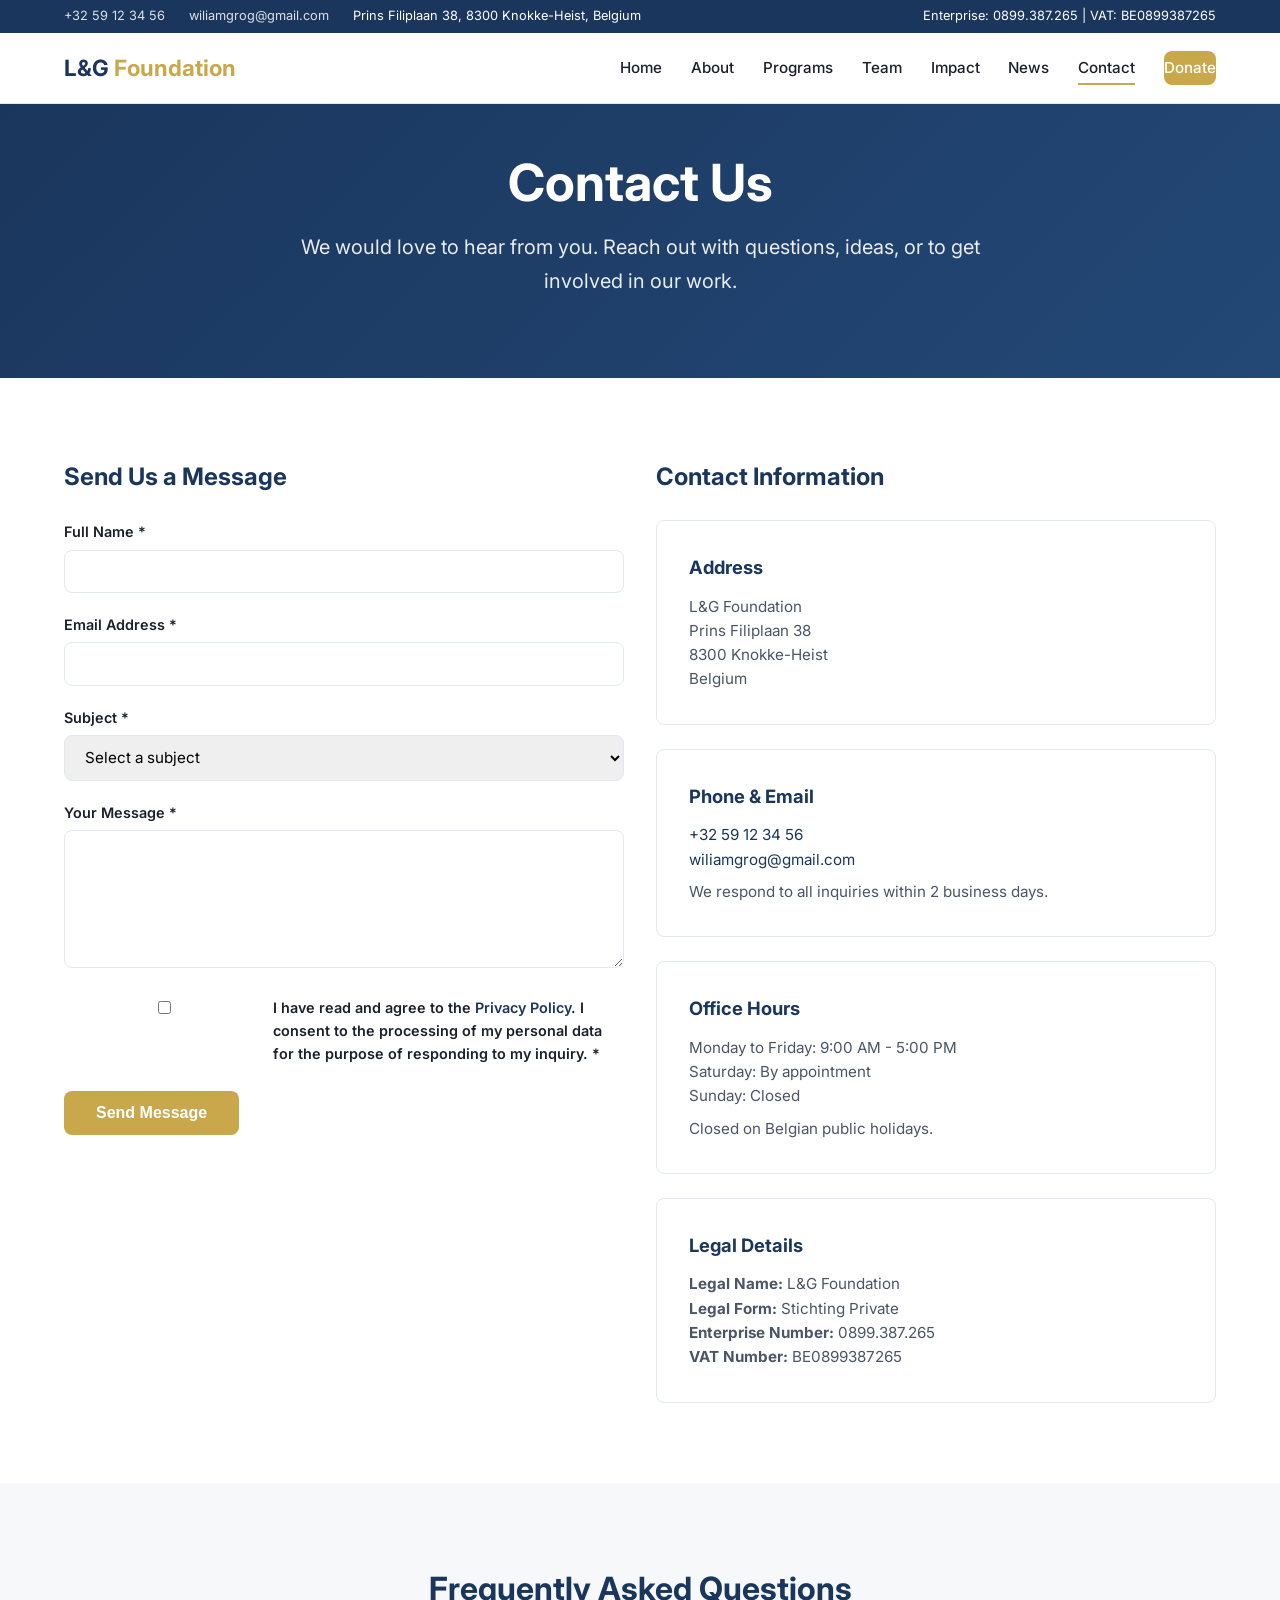
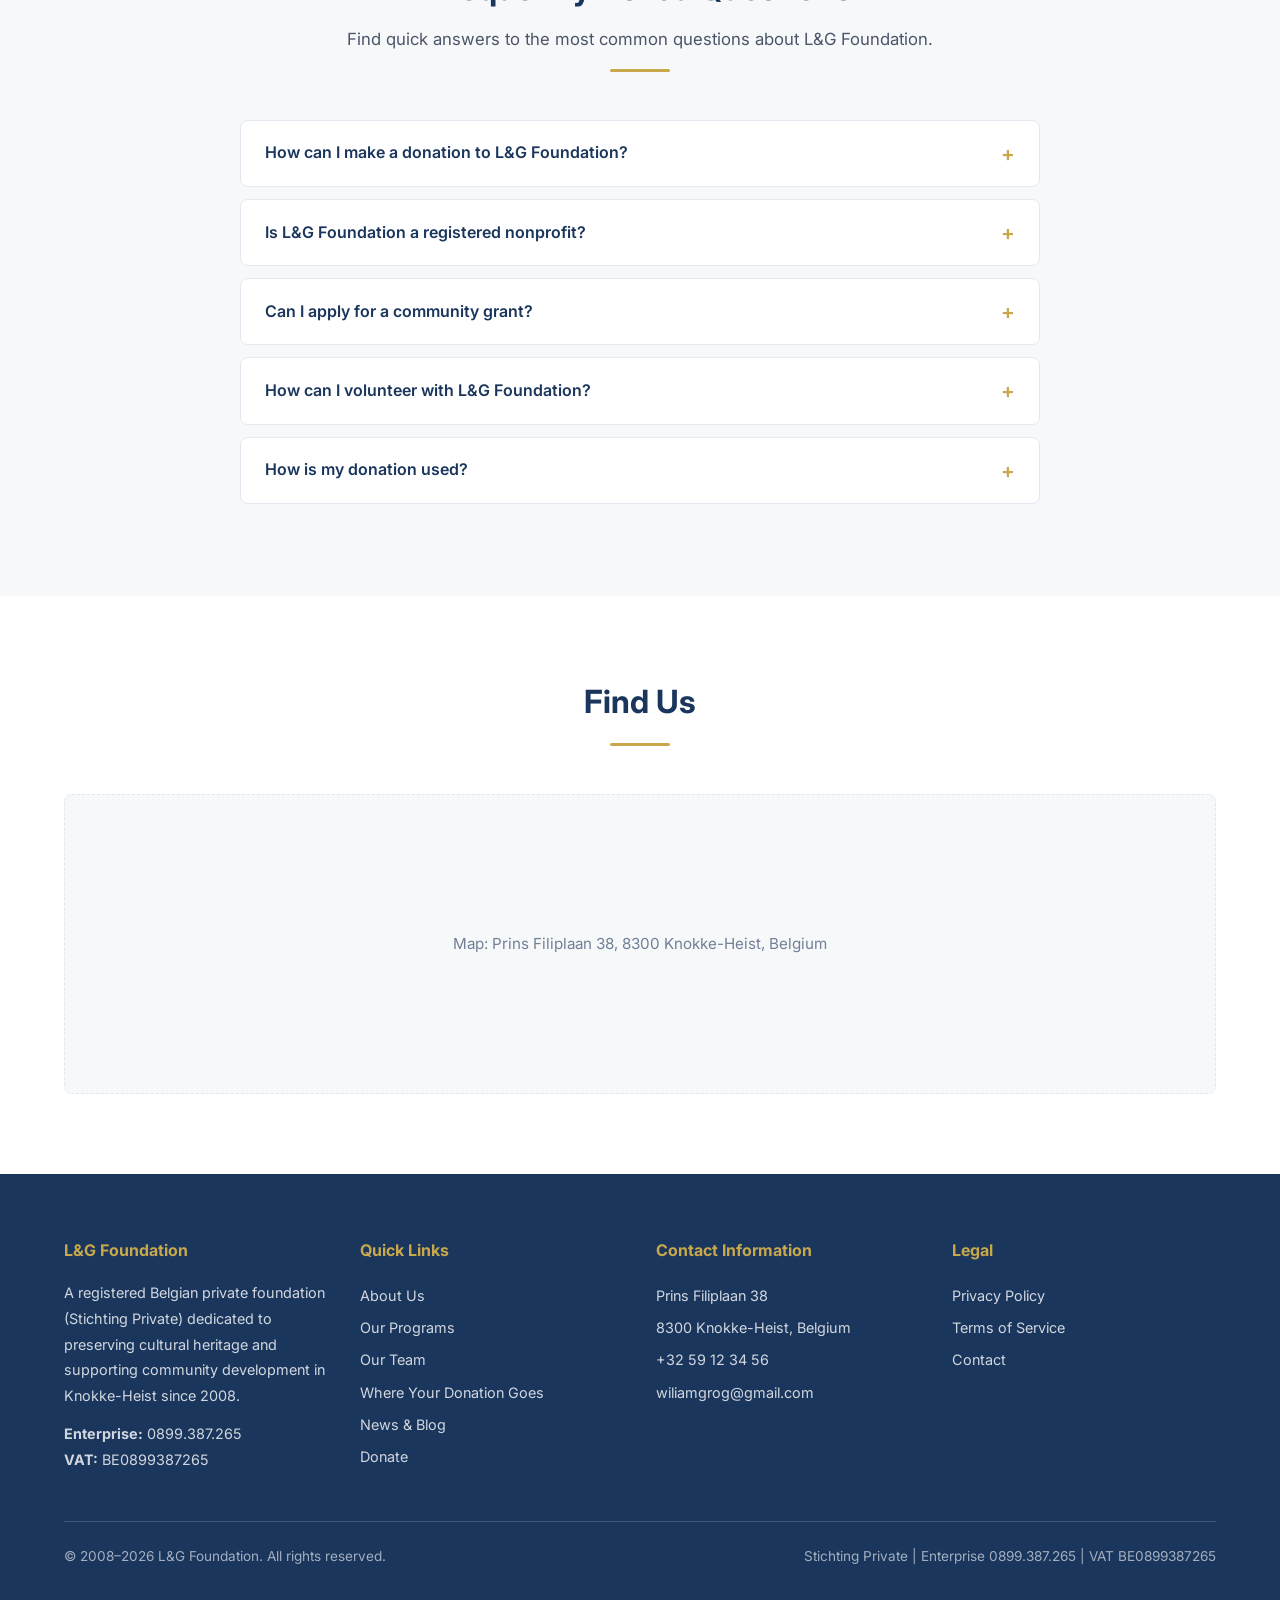
<file: contact.html>
<!DOCTYPE html>
<html lang="en">
<head>
  <meta charset="UTF-8">
  <meta name="viewport" content="width=device-width,initial-scale=1">
  <title>Contact Us - L&amp;G Foundation</title>
  <meta name="description" content="Get in touch with L&amp;G Foundation. Contact us about donations, volunteering, partnerships, or general inquiries about our heritage preservation and community programs.">
  <meta property="og:title" content="Contact Us - L&amp;G Foundation">
  <meta property="og:description" content="Get in touch with us about donations, volunteering, partnerships, or general inquiries.">
  <meta property="og:type" content="website">
  <meta property="og:url" content="https://lg-foundation.pages.dev/contact.html">
  <link rel="canonical" href="https://lg-foundation.pages.dev/contact.html">
  <link rel="icon" type="image/svg+xml" href="data:image/svg+xml,<svg xmlns='http://www.w3.org/2000/svg' viewBox='0 0 100 100'><rect width='100' height='100' rx='15' fill='%231a365d'/><text x='50' y='68' font-size='50' text-anchor='middle' fill='%23c9a84c' font-family='serif' font-weight='bold'>LG</text></svg>">
  <link rel="preconnect" href="https://fonts.googleapis.com">
  <link rel="preconnect" href="https://fonts.gstatic.com" crossorigin>
  <link href="https://fonts.googleapis.com/css2?family=Inter:wght@400;500;600;700&display=swap" rel="stylesheet">
  <link rel="stylesheet" href="css/style.css">
</head>
<body>
  <a href="#main" class="skip-link">Skip to main content</a>

  <div class="topbar">
    <div class="container">
      <div class="topbar-left">
        <a href="tel:+3259123456">+32 59 12 34 56</a>
        <a href="mailto:wiliamgrog@gmail.com">wiliamgrog@gmail.com</a>
        <span>Prins Filiplaan 38, 8300 Knokke-Heist, Belgium</span>
      </div>
      <div class="topbar-right">
        <span>Enterprise: 0899.387.265 | VAT: BE0899387265</span>
      </div>
    </div>
  </div>

  <nav>
    <div class="container">
      <a href="index.html" class="logo">L&amp;G <span>Foundation</span></a>
      <button class="hamburger" aria-label="Toggle navigation" aria-expanded="false">
        <span></span><span></span><span></span>
      </button>
      <div class="nav-links">
        <a href="index.html">Home</a>
        <a href="about.html">About</a>
        <a href="programs.html">Programs</a>
        <a href="team.html">Team</a>
        <a href="impact.html">Impact</a>
        <a href="blog.html">News</a>
        <a href="contact.html" class="active">Contact</a>
        <a href="donate.html" class="nav-cta">Donate</a>
      </div>
    </div>
  </nav>

  <main id="main">
    <section class="hero" style="padding:3rem 0">
      <div class="container">
        <h1>Contact Us</h1>
        <p>We would love to hear from you. Reach out with questions, ideas, or to get involved in our work.</p>
      </div>
    </section>

    <section class="section">
      <div class="container">
        <div class="grid-2">
          <div>
            <h2 style="color:var(--pri);margin-bottom:1.5rem">Send Us a Message</h2>
            <form id="contactForm">
              <div class="form-group">
                <label for="name">Full Name *</label>
                <input type="text" id="name" name="name" required>
              </div>
              <div class="form-group">
                <label for="email">Email Address *</label>
                <input type="email" id="email" name="email" required>
              </div>
              <div class="form-group">
                <label for="subject">Subject *</label>
                <select id="subject" name="subject" required>
                  <option value="">Select a subject</option>
                  <option value="donation">Donation Inquiry</option>
                  <option value="volunteer">Volunteer Opportunities</option>
                  <option value="grant">Grant Application</option>
                  <option value="partnership">Partnership Proposal</option>
                  <option value="heritage">Heritage Property Inquiry</option>
                  <option value="other">General Inquiry</option>
                </select>
              </div>
              <div class="form-group">
                <label for="message">Your Message *</label>
                <textarea id="message" name="message" rows="6" required></textarea>
              </div>
              <div class="form-group">
                <div class="form-check">
                  <input type="checkbox" id="privacyCheck" name="privacy" required>
                  <label for="privacyCheck" class="checkbox-label">I have read and agree to the <a href="privacy.html">Privacy Policy</a>. I consent to the processing of my personal data for the purpose of responding to my inquiry. *</label>
                </div>
              </div>
              <button type="submit" class="btn btn-primary">Send Message</button>
              <p id="formMsg" style="margin-top:1rem;font-size:.9rem"></p>
            </form>
          </div>

          <div>
            <h2 style="color:var(--pri);margin-bottom:1.5rem">Contact Information</h2>
            <div class="card" style="margin-bottom:1.5rem">
              <h3>Address</h3>
              <p>L&amp;G Foundation<br>Prins Filiplaan 38<br>8300 Knokke-Heist<br>Belgium</p>
            </div>
            <div class="card" style="margin-bottom:1.5rem">
              <h3>Phone &amp; Email</h3>
              <p><a href="tel:+3259123456">+32 59 12 34 56</a></p>
              <p><a href="mailto:wiliamgrog@gmail.com">wiliamgrog@gmail.com</a></p>
              <p style="margin-top:.5rem">We respond to all inquiries within 2 business days.</p>
            </div>
            <div class="card" style="margin-bottom:1.5rem">
              <h3>Office Hours</h3>
              <p>Monday to Friday: 9:00 AM - 5:00 PM<br>Saturday: By appointment<br>Sunday: Closed</p>
              <p style="margin-top:.5rem">Closed on Belgian public holidays.</p>
            </div>
            <div class="card">
              <h3>Legal Details</h3>
              <p><strong>Legal Name:</strong> L&amp;G Foundation<br>
              <strong>Legal Form:</strong> Stichting Private<br>
              <strong>Enterprise Number:</strong> 0899.387.265<br>
              <strong>VAT Number:</strong> BE0899387265</p>
            </div>
          </div>
        </div>
      </div>
    </section>

    <section class="section section-alt">
      <div class="container">
        <div class="section-title">
          <h2>Frequently Asked Questions</h2>
          <p>Find quick answers to the most common questions about L&amp;G Foundation.</p>
          <div class="accent-line"></div>
        </div>

        <div style="max-width:800px;margin:0 auto">
          <div class="faq-item">
            <div class="faq-q">How can I make a donation to L&amp;G Foundation?</div>
            <div class="faq-a">You can make a donation via bank transfer to our account. The IBAN is BE68 5390 0754 4029 (BIC: GEBABEBB), held at BNP Paribas Fortis. The account holder is L&amp;G Foundation. Please include your name and "Donation" as the transfer reference. All details are available on our <a href="donate.html">Donation page</a>.</div>
          </div>
          <div class="faq-item">
            <div class="faq-q">Is L&amp;G Foundation a registered nonprofit?</div>
            <div class="faq-a">Yes. L&amp;G Foundation is a registered Belgian Private Foundation (Stichting Private) with Enterprise Number 0899.387.265 and VAT number BE0899387265. We were officially founded on July 2, 2008, and have been operating continuously since that time. Our full legal details are available on our <a href="about.html">About page</a>.</div>
          </div>
          <div class="faq-item">
            <div class="faq-q">Can I apply for a community grant?</div>
            <div class="faq-a">Yes. We accept grant applications on a rolling basis. Our review committee meets quarterly to evaluate new proposals. To apply, please contact us with a brief description of your project, including its goals, target beneficiaries, expected outcomes, and requested funding amount. We prioritize projects that align with our mission of heritage preservation, community welfare, environmental sustainability, and cultural education in the Knokke-Heist area.</div>
          </div>
          <div class="faq-item">
            <div class="faq-q">How can I volunteer with L&amp;G Foundation?</div>
            <div class="faq-a">We welcome volunteers who can help with heritage documentation, event organization, environmental projects, and administrative support. To express your interest in volunteering, please send us a message through the contact form above or email us at wiliamgrog@gmail.com. We will match you with opportunities that fit your skills and availability.</div>
          </div>
          <div class="faq-item">
            <div class="faq-q">How is my donation used?</div>
            <div class="faq-a">We are committed to complete transparency. Approximately 30% of our spending goes to heritage preservation, 35% to community grants, 15% to environmental sustainability, 12% to cultural education, and only 8% to administration. We do not spend any funds on fundraising. Detailed breakdowns are available on our <a href="impact.html">Impact page</a>.</div>
          </div>
        </div>
      </div>
    </section>

    <section class="section">
      <div class="container">
        <div class="section-title">
          <h2>Find Us</h2>
          <div class="accent-line"></div>
        </div>
        <div class="map-placeholder">
          <p>Map: Prins Filiplaan 38, 8300 Knokke-Heist, Belgium</p>
        </div>
      </div>
    </section>
  </main>

  <footer>
    <div class="container">
      <div class="footer-grid">
        <div class="footer-col">
          <h4>L&amp;G Foundation</h4>
          <p>A registered Belgian private foundation (Stichting Private) dedicated to preserving cultural heritage and supporting community development in Knokke-Heist since 2008.</p>
          <p style="margin-top:.75rem"><strong>Enterprise:</strong> 0899.387.265<br><strong>VAT:</strong> BE0899387265</p>
        </div>
        <div class="footer-col">
          <h4>Quick Links</h4>
          <ul>
            <li><a href="about.html">About Us</a></li>
            <li><a href="programs.html">Our Programs</a></li>
            <li><a href="team.html">Our Team</a></li>
            <li><a href="impact.html">Where Your Donation Goes</a></li>
            <li><a href="blog.html">News &amp; Blog</a></li>
            <li><a href="donate.html">Donate</a></li>
          </ul>
        </div>
        <div class="footer-col">
          <h4>Contact Information</h4>
          <ul>
            <li>Prins Filiplaan 38</li>
            <li>8300 Knokke-Heist, Belgium</li>
            <li><a href="tel:+3259123456">+32 59 12 34 56</a></li>
            <li><a href="mailto:wiliamgrog@gmail.com">wiliamgrog@gmail.com</a></li>
          </ul>
        </div>
        <div class="footer-col">
          <h4>Legal</h4>
          <ul>
            <li><a href="privacy.html">Privacy Policy</a></li>
            <li><a href="terms.html">Terms of Service</a></li>
            <li><a href="contact.html">Contact</a></li>
          </ul>
        </div>
      </div>
      <div class="footer-bottom">
        <span>&copy; 2008&ndash;2026 L&amp;G Foundation. All rights reserved.</span>
        <span>Stichting Private | Enterprise 0899.387.265 | VAT BE0899387265</span>
      </div>
    </div>
  </footer>

  <script src="js/main.js"></script>
</body>
</html>
</file>
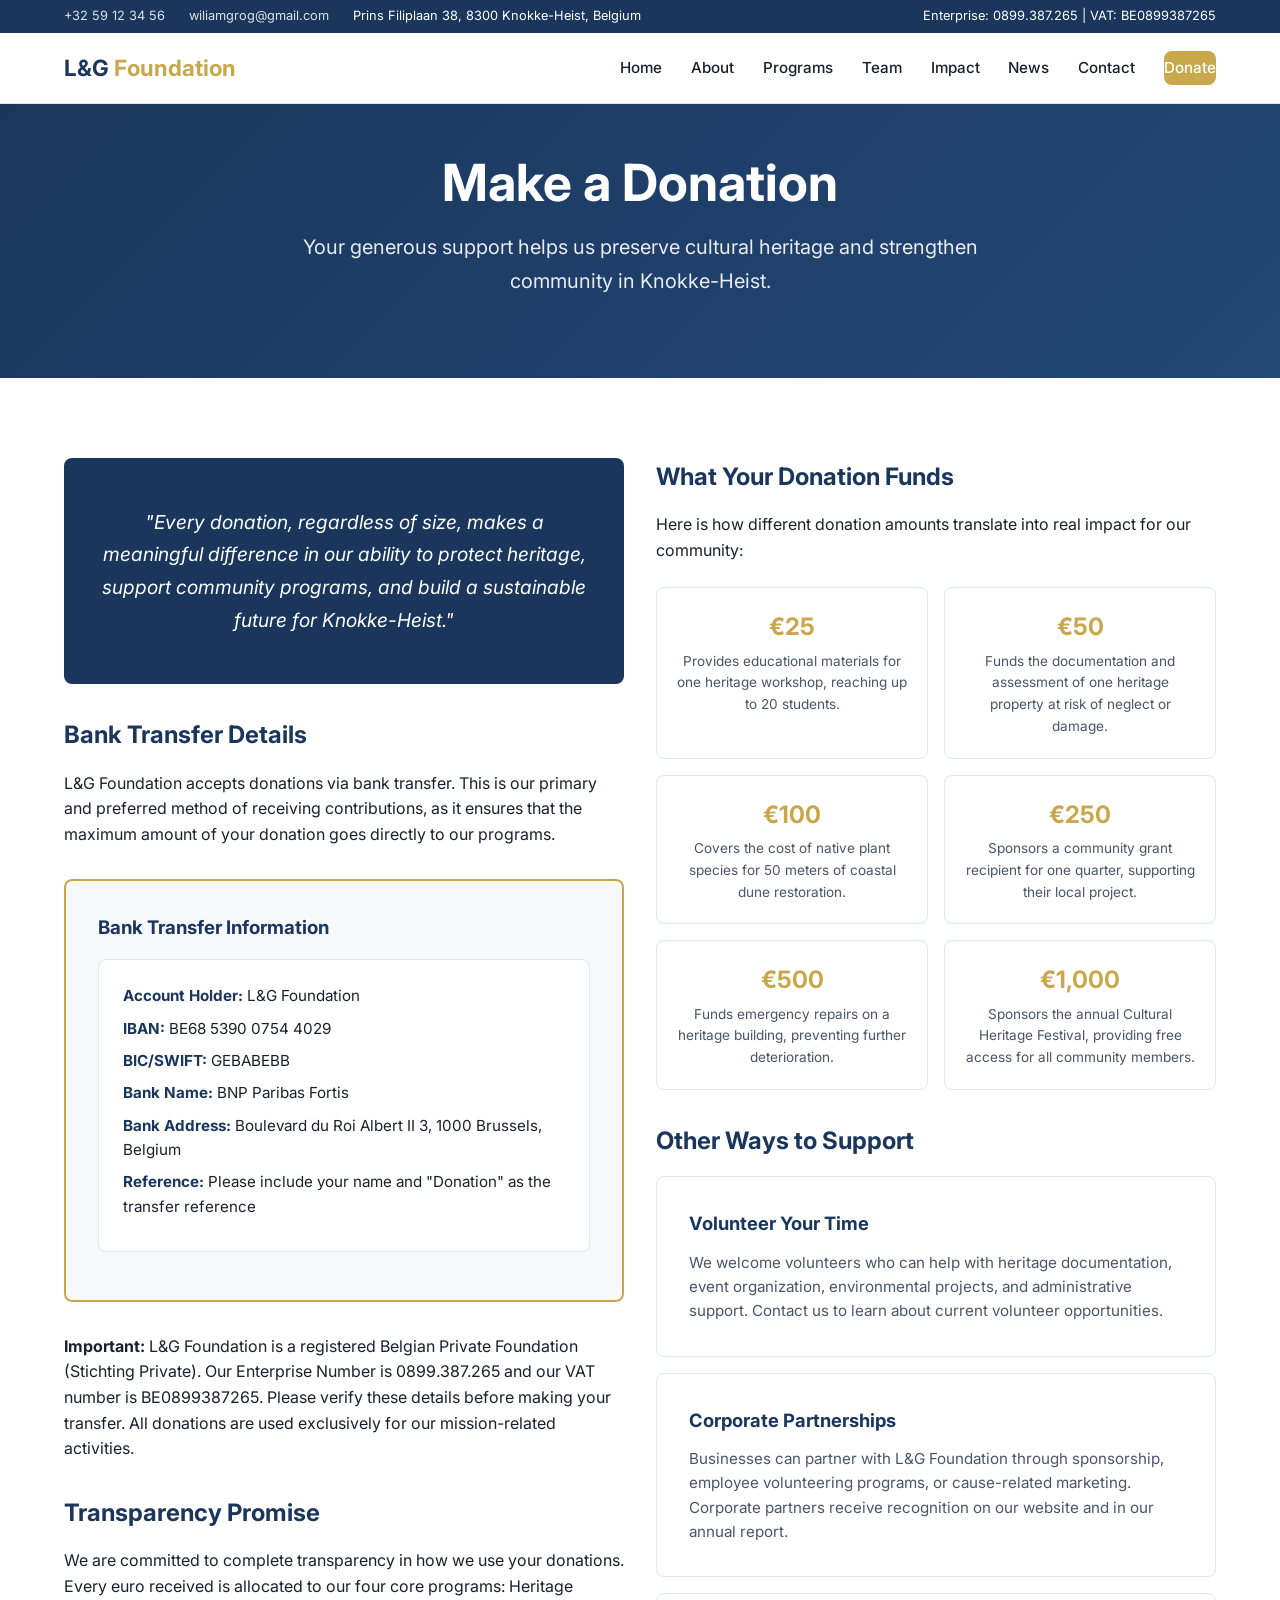
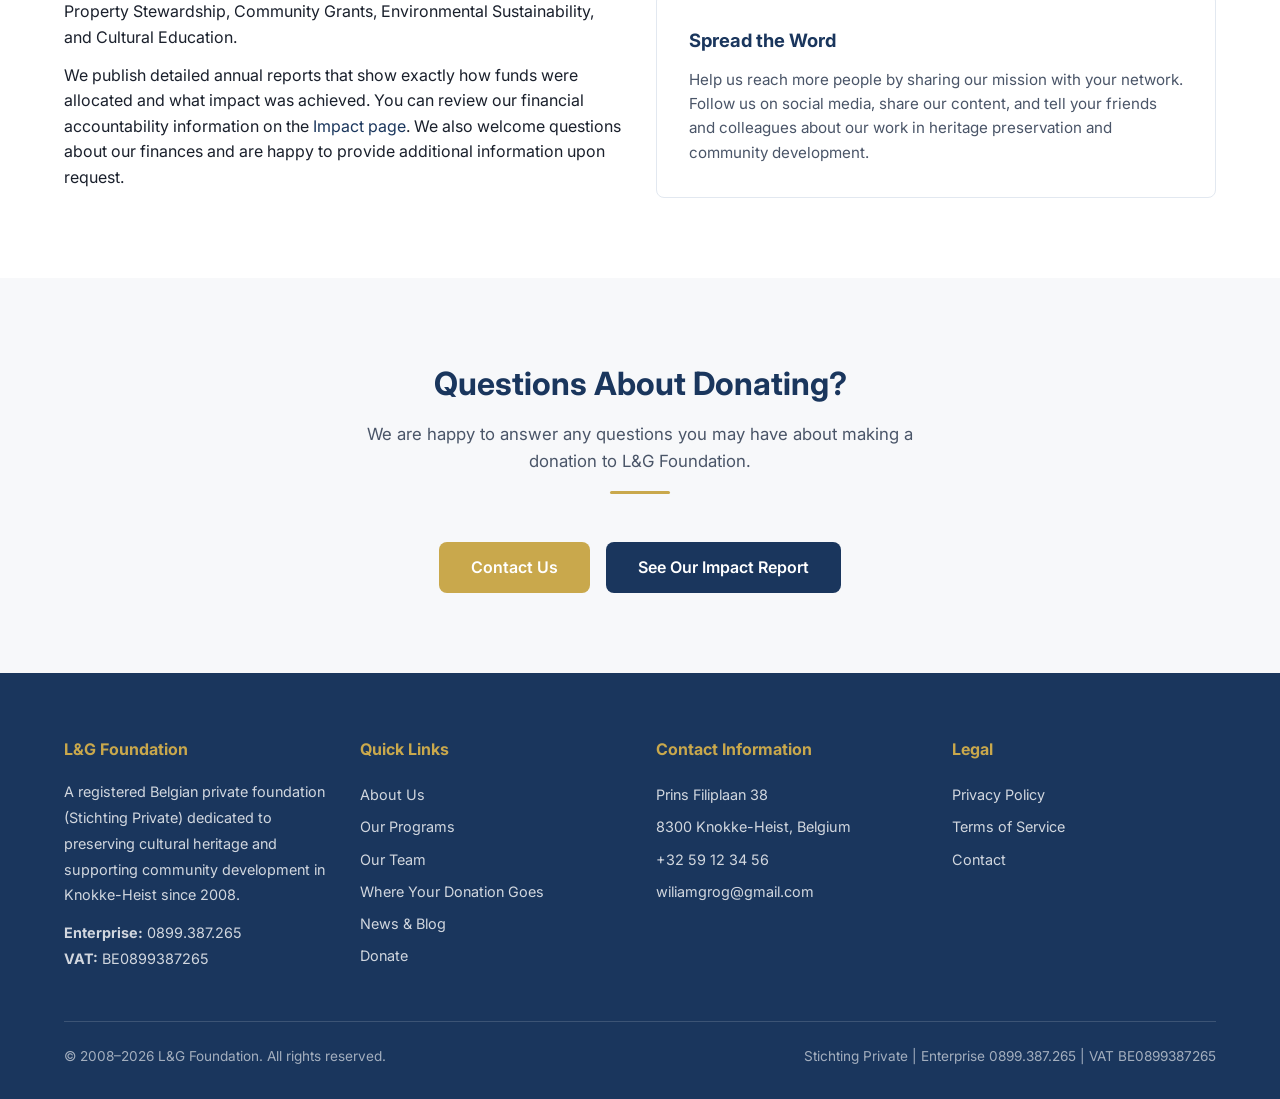
<file: donate.html>
<!DOCTYPE html>
<html lang="en">
<head>
  <meta charset="UTF-8">
  <meta name="viewport" content="width=device-width,initial-scale=1">
  <title>Donate - L&amp;G Foundation</title>
  <meta name="description" content="Support L&amp;G Foundation with a donation. Help preserve cultural heritage and strengthen community in Knokke-Heist, Belgium.">
  <meta property="og:title" content="Donate - L&amp;G Foundation">
  <meta property="og:description" content="Support heritage preservation and community development. View donation details and impact.">
  <meta property="og:type" content="website">
  <meta property="og:url" content="https://lg-foundation.pages.dev/donate.html">
  <link rel="canonical" href="https://lg-foundation.pages.dev/donate.html">
  <link rel="icon" type="image/svg+xml" href="data:image/svg+xml,<svg xmlns='http://www.w3.org/2000/svg' viewBox='0 0 100 100'><rect width='100' height='100' rx='15' fill='%231a365d'/><text x='50' y='68' font-size='50' text-anchor='middle' fill='%23c9a84c' font-family='serif' font-weight='bold'>LG</text></svg>">
  <link rel="preconnect" href="https://fonts.googleapis.com">
  <link rel="preconnect" href="https://fonts.gstatic.com" crossorigin>
  <link href="https://fonts.googleapis.com/css2?family=Inter:wght@400;500;600;700&display=swap" rel="stylesheet">
  <link rel="stylesheet" href="css/style.css">
  <script type="application/ld+json">
  {
    "@context": "https://schema.org",
    "@type": "NGO",
    "name": "L&amp;G Foundation",
    "description": "Registered Belgian nonprofit dedicated to preserving cultural heritage and supporting community welfare in Knokke-Heist.",
    "url": "https://lg-foundation.pages.dev",
    "address": {
      "@type": "PostalAddress",
      "streetAddress": "Prins Filiplaan 38",
      "addressLocality": "Knokke-Heist",
      "postalCode": "8300",
      "addressCountry": "BE"
    },
    "contactPoint": {
      "@type": "ContactPoint",
      "telephone": "+32-59-12-34-56",
      "email": "wiliamgrog@gmail.com"
    }
  }
  </script>
  <script type="application/ld+json">
  {
    "@context": "https://schema.org",
    "@type": "DonateAction",
    "name": "Donate to L&amp;G Foundation",
    "description": "Support heritage preservation and community development in Knokke-Heist.",
    "url": "https://lg-foundation.pages.dev/donate.html",
    "recipient": {
      "@type": "NGO",
      "name": "L&amp;G Foundation",
      "url": "https://lg-foundation.pages.dev"
    }
  }
  </script>
</head>
<body>
  <a href="#main" class="skip-link">Skip to main content</a>

  <div class="topbar">
    <div class="container">
      <div class="topbar-left">
        <a href="tel:+3259123456">+32 59 12 34 56</a>
        <a href="mailto:wiliamgrog@gmail.com">wiliamgrog@gmail.com</a>
        <span>Prins Filiplaan 38, 8300 Knokke-Heist, Belgium</span>
      </div>
      <div class="topbar-right">
        <span>Enterprise: 0899.387.265 | VAT: BE0899387265</span>
      </div>
    </div>
  </div>

  <nav>
    <div class="container">
      <a href="index.html" class="logo">L&amp;G <span>Foundation</span></a>
      <button class="hamburger" aria-label="Toggle navigation" aria-expanded="false">
        <span></span><span></span><span></span>
      </button>
      <div class="nav-links">
        <a href="index.html">Home</a>
        <a href="about.html">About</a>
        <a href="programs.html">Programs</a>
        <a href="team.html">Team</a>
        <a href="impact.html">Impact</a>
        <a href="blog.html">News</a>
        <a href="contact.html">Contact</a>
        <a href="donate.html" class="nav-cta">Donate</a>
      </div>
    </div>
  </nav>

  <main id="main">
    <section class="hero" style="padding:3rem 0">
      <div class="container">
        <h1>Make a Donation</h1>
        <p>Your generous support helps us preserve cultural heritage and strengthen community in Knokke-Heist.</p>
      </div>
    </section>

    <section class="section">
      <div class="container">
        <div class="grid-2">
          <div>
            <div class="mission-quote" style="margin-top:0">
              <blockquote>"Every donation, regardless of size, makes a meaningful difference in our ability to protect heritage, support community programs, and build a sustainable future for Knokke-Heist."</blockquote>
            </div>

            <h2 style="color:var(--pri);margin:2rem 0 1rem">Bank Transfer Details</h2>
            <p>L&amp;G Foundation accepts donations via bank transfer. This is our primary and preferred method of receiving contributions, as it ensures that the maximum amount of your donation goes directly to our programs.</p>

            <div class="donation-box">
              <h3>Bank Transfer Information</h3>
              <div class="iban-box">
                <p><strong>Account Holder:</strong> L&amp;G Foundation</p>
                <p><strong>IBAN:</strong> BE68 5390 0754 4029</p>
                <p><strong>BIC/SWIFT:</strong> GEBABEBB</p>
                <p><strong>Bank Name:</strong> BNP Paribas Fortis</p>
                <p><strong>Bank Address:</strong> Boulevard du Roi Albert II 3, 1000 Brussels, Belgium</p>
                <p><strong>Reference:</strong> Please include your name and "Donation" as the transfer reference</p>
              </div>
            </div>

            <p style="margin-top:1.5rem"><strong>Important:</strong> L&amp;G Foundation is a registered Belgian Private Foundation (Stichting Private). Our Enterprise Number is 0899.387.265 and our VAT number is BE0899387265. Please verify these details before making your transfer. All donations are used exclusively for our mission-related activities.</p>

            <h2 style="color:var(--pri);margin:2rem 0 1rem">Transparency Promise</h2>
            <p>We are committed to complete transparency in how we use your donations. Every euro received is allocated to our four core programs: Heritage Property Stewardship, Community Grants, Environmental Sustainability, and Cultural Education.</p>
            <p style="margin-top:.75rem">We publish detailed annual reports that show exactly how funds were allocated and what impact was achieved. You can review our financial accountability information on the <a href="impact.html">Impact page</a>. We also welcome questions about our finances and are happy to provide additional information upon request.</p>
          </div>

          <div>
            <h2 style="color:var(--pri);margin:0 0 1rem">What Your Donation Funds</h2>
            <p>Here is how different donation amounts translate into real impact for our community:</p>

            <div class="impact-grid">
              <div class="impact-item">
                <div class="amount">&euro;25</div>
                <p>Provides educational materials for one heritage workshop, reaching up to 20 students.</p>
              </div>
              <div class="impact-item">
                <div class="amount">&euro;50</div>
                <p>Funds the documentation and assessment of one heritage property at risk of neglect or damage.</p>
              </div>
              <div class="impact-item">
                <div class="amount">&euro;100</div>
                <p>Covers the cost of native plant species for 50 meters of coastal dune restoration.</p>
              </div>
              <div class="impact-item">
                <div class="amount">&euro;250</div>
                <p>Sponsors a community grant recipient for one quarter, supporting their local project.</p>
              </div>
              <div class="impact-item">
                <div class="amount">&euro;500</div>
                <p>Funds emergency repairs on a heritage building, preventing further deterioration.</p>
              </div>
              <div class="impact-item">
                <div class="amount">&euro;1,000</div>
                <p>Sponsors the annual Cultural Heritage Festival, providing free access for all community members.</p>
              </div>
            </div>

            <h2 style="color:var(--pri);margin:2rem 0 1rem">Other Ways to Support</h2>
            <div class="card" style="margin-bottom:1rem">
              <h3>Volunteer Your Time</h3>
              <p>We welcome volunteers who can help with heritage documentation, event organization, environmental projects, and administrative support. Contact us to learn about current volunteer opportunities.</p>
            </div>
            <div class="card" style="margin-bottom:1rem">
              <h3>Corporate Partnerships</h3>
              <p>Businesses can partner with L&amp;G Foundation through sponsorship, employee volunteering programs, or cause-related marketing. Corporate partners receive recognition on our website and in our annual report.</p>
            </div>
            <div class="card">
              <h3>Spread the Word</h3>
              <p>Help us reach more people by sharing our mission with your network. Follow us on social media, share our content, and tell your friends and colleagues about our work in heritage preservation and community development.</p>
            </div>
          </div>
        </div>
      </div>
    </section>

    <section class="section section-alt">
      <div class="container" style="text-align:center">
        <div class="section-title">
          <h2>Questions About Donating?</h2>
          <p>We are happy to answer any questions you may have about making a donation to L&amp;G Foundation.</p>
          <div class="accent-line"></div>
        </div>
        <div class="hero-btns">
          <a href="contact.html" class="btn btn-primary">Contact Us</a>
          <a href="impact.html" class="btn btn-secondary">See Our Impact Report</a>
        </div>
      </div>
    </section>
  </main>

  <footer>
    <div class="container">
      <div class="footer-grid">
        <div class="footer-col">
          <h4>L&amp;G Foundation</h4>
          <p>A registered Belgian private foundation (Stichting Private) dedicated to preserving cultural heritage and supporting community development in Knokke-Heist since 2008.</p>
          <p style="margin-top:.75rem"><strong>Enterprise:</strong> 0899.387.265<br><strong>VAT:</strong> BE0899387265</p>
        </div>
        <div class="footer-col">
          <h4>Quick Links</h4>
          <ul>
            <li><a href="about.html">About Us</a></li>
            <li><a href="programs.html">Our Programs</a></li>
            <li><a href="team.html">Our Team</a></li>
            <li><a href="impact.html">Where Your Donation Goes</a></li>
            <li><a href="blog.html">News &amp; Blog</a></li>
            <li><a href="donate.html">Donate</a></li>
          </ul>
        </div>
        <div class="footer-col">
          <h4>Contact Information</h4>
          <ul>
            <li>Prins Filiplaan 38</li>
            <li>8300 Knokke-Heist, Belgium</li>
            <li><a href="tel:+3259123456">+32 59 12 34 56</a></li>
            <li><a href="mailto:wiliamgrog@gmail.com">wiliamgrog@gmail.com</a></li>
          </ul>
        </div>
        <div class="footer-col">
          <h4>Legal</h4>
          <ul>
            <li><a href="privacy.html">Privacy Policy</a></li>
            <li><a href="terms.html">Terms of Service</a></li>
            <li><a href="contact.html">Contact</a></li>
          </ul>
        </div>
      </div>
      <div class="footer-bottom">
        <span>&copy; 2008&ndash;2026 L&amp;G Foundation. All rights reserved.</span>
        <span>Stichting Private | Enterprise 0899.387.265 | VAT BE0899387265</span>
      </div>
    </div>
  </footer>

  <script src="js/main.js"></script>
</body>
</html>
</file>
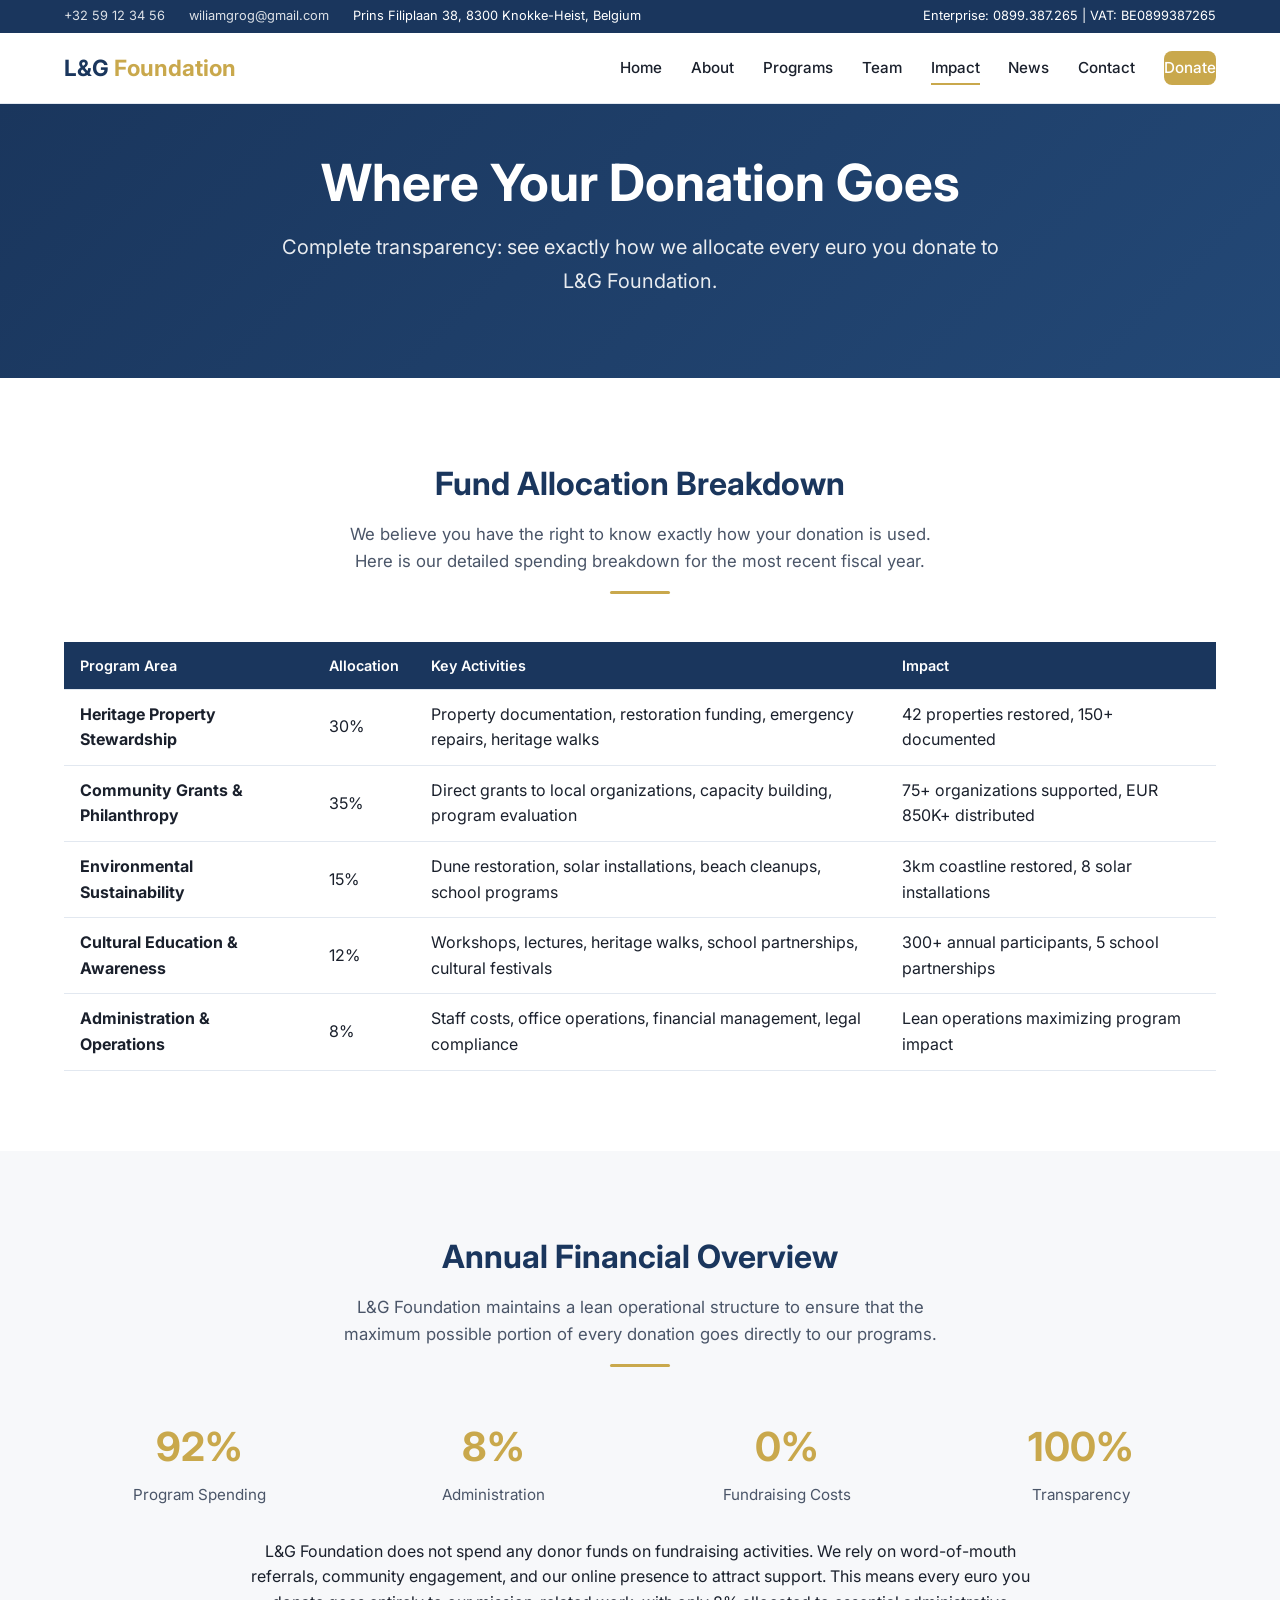
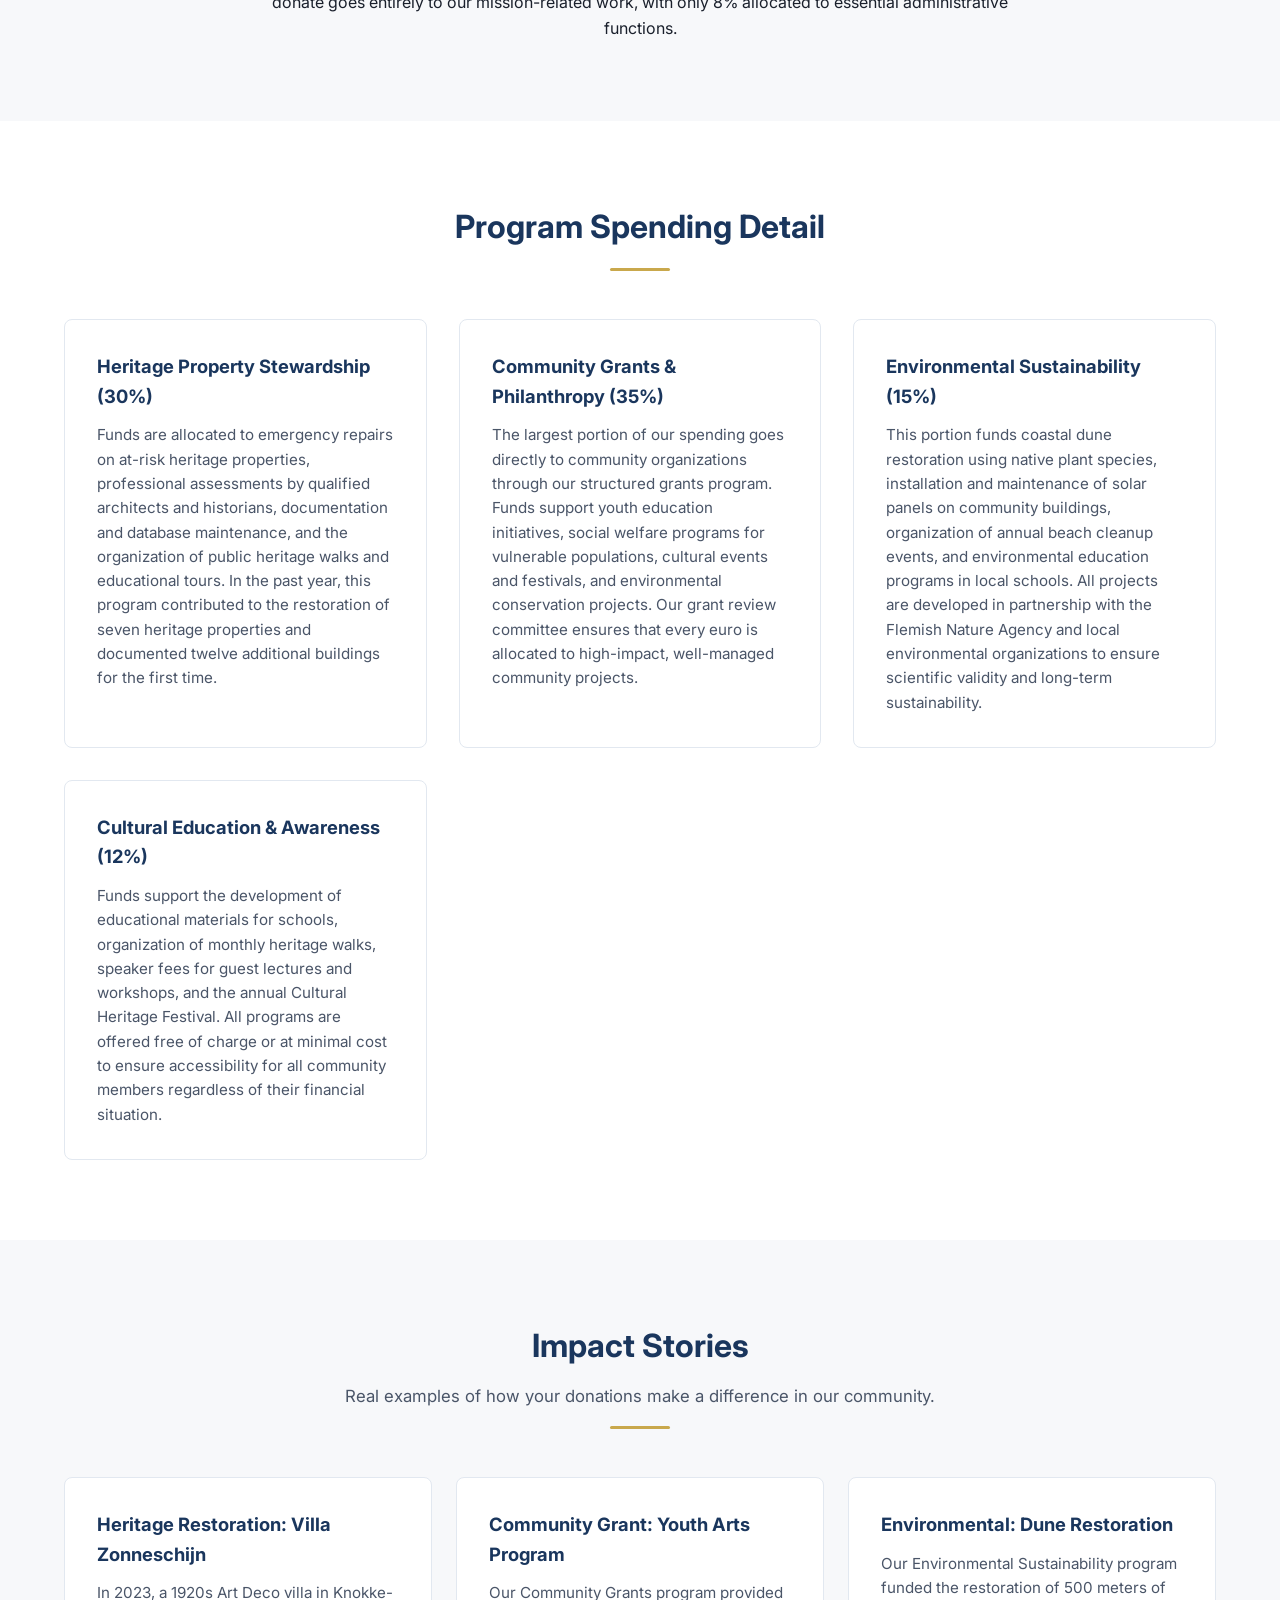
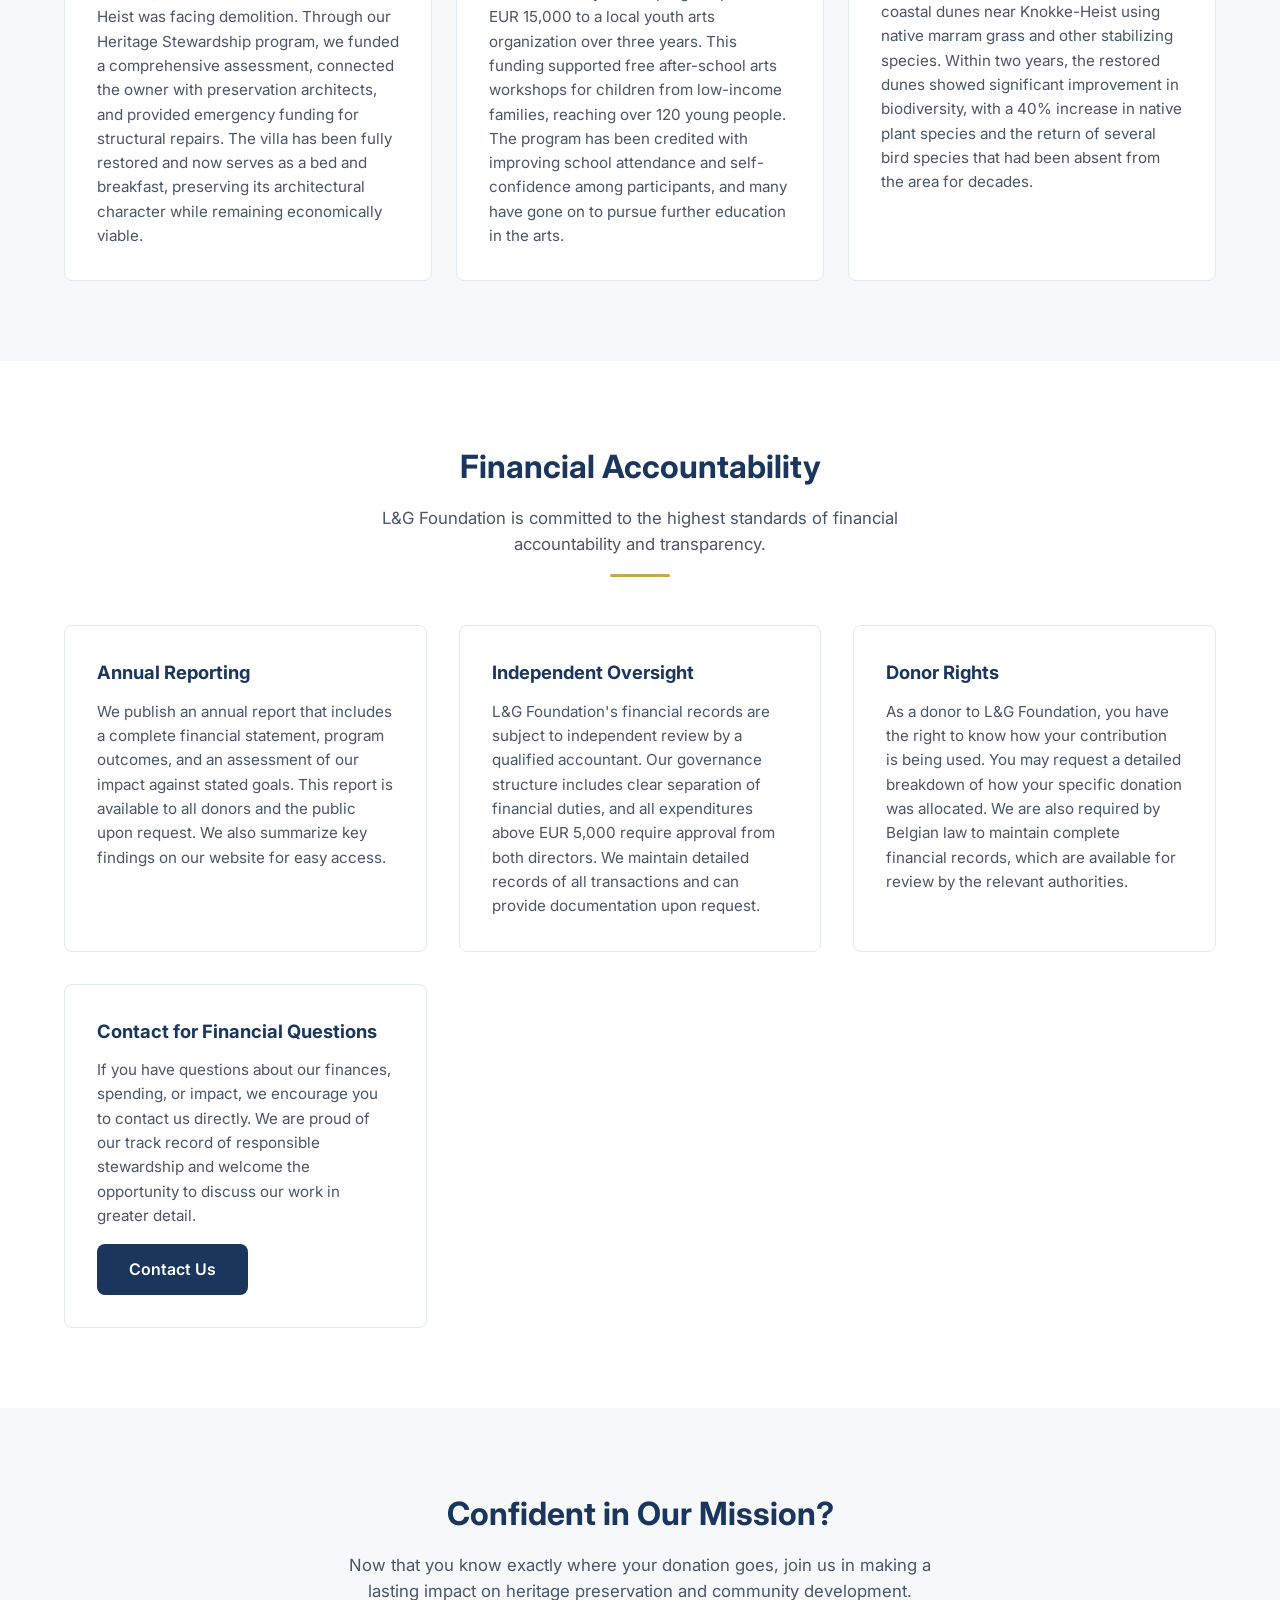
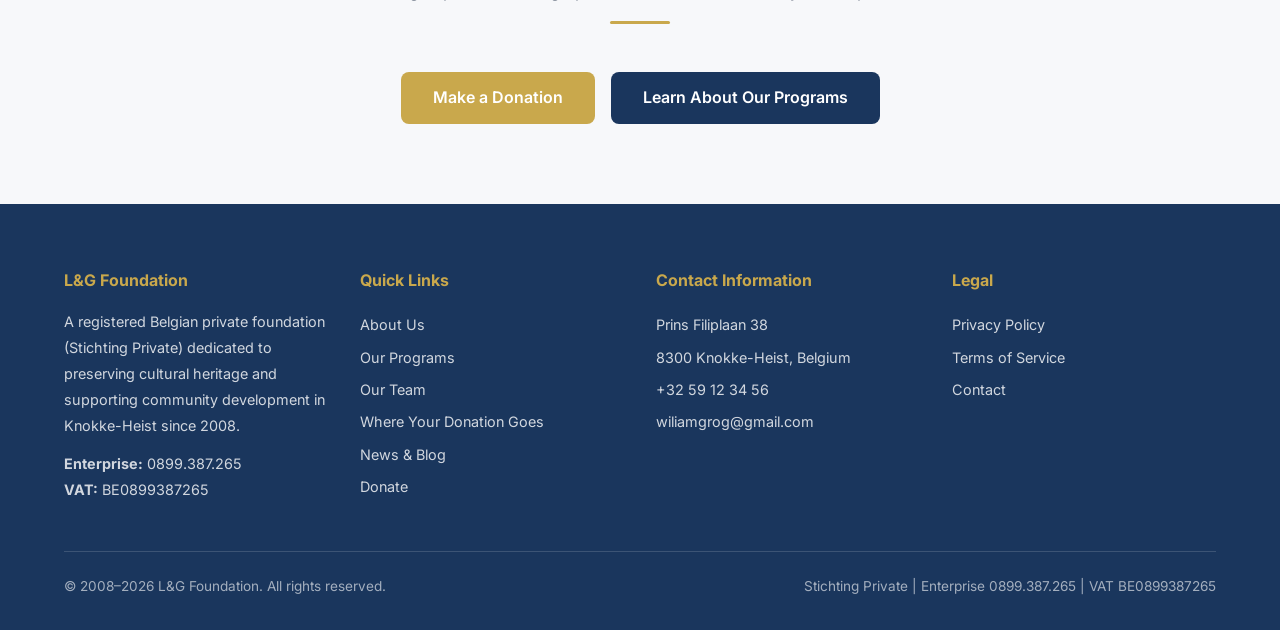
<file: impact.html>
<!DOCTYPE html>
<html lang="en">
<head>
  <meta charset="UTF-8">
  <meta name="viewport" content="width=device-width,initial-scale=1">
  <title>Where Your Donation Goes - L&amp;G Foundation</title>
  <meta name="description" content="See exactly how L&amp;G Foundation uses your donations. Transparent breakdown of fund allocation, program spending, and measurable impact on heritage preservation and community welfare.">
  <meta property="og:title" content="Where Your Donation Goes - L&amp;G Foundation">
  <meta property="og:description" content="Complete transparency: see exactly how we allocate every euro you donate.">
  <meta property="og:type" content="website">
  <meta property="og:url" content="https://lg-foundation.pages.dev/impact.html">
  <link rel="canonical" href="https://lg-foundation.pages.dev/impact.html">
  <link rel="icon" type="image/svg+xml" href="data:image/svg+xml,<svg xmlns='http://www.w3.org/2000/svg' viewBox='0 0 100 100'><rect width='100' height='100' rx='15' fill='%231a365d'/><text x='50' y='68' font-size='50' text-anchor='middle' fill='%23c9a84c' font-family='serif' font-weight='bold'>LG</text></svg>">
  <link rel="preconnect" href="https://fonts.googleapis.com">
  <link rel="preconnect" href="https://fonts.gstatic.com" crossorigin>
  <link href="https://fonts.googleapis.com/css2?family=Inter:wght@400;500;600;700&display=swap" rel="stylesheet">
  <link rel="stylesheet" href="css/style.css">
</head>
<body>
  <a href="#main" class="skip-link">Skip to main content</a>

  <div class="topbar">
    <div class="container">
      <div class="topbar-left">
        <a href="tel:+3259123456">+32 59 12 34 56</a>
        <a href="mailto:wiliamgrog@gmail.com">wiliamgrog@gmail.com</a>
        <span>Prins Filiplaan 38, 8300 Knokke-Heist, Belgium</span>
      </div>
      <div class="topbar-right">
        <span>Enterprise: 0899.387.265 | VAT: BE0899387265</span>
      </div>
    </div>
  </div>

  <nav>
    <div class="container">
      <a href="index.html" class="logo">L&amp;G <span>Foundation</span></a>
      <button class="hamburger" aria-label="Toggle navigation" aria-expanded="false">
        <span></span><span></span><span></span>
      </button>
      <div class="nav-links">
        <a href="index.html">Home</a>
        <a href="about.html">About</a>
        <a href="programs.html">Programs</a>
        <a href="team.html">Team</a>
        <a href="impact.html" class="active">Impact</a>
        <a href="blog.html">News</a>
        <a href="contact.html">Contact</a>
        <a href="donate.html" class="nav-cta">Donate</a>
      </div>
    </div>
  </nav>

  <main id="main">
    <section class="hero" style="padding:3rem 0">
      <div class="container">
        <h1>Where Your Donation Goes</h1>
        <p>Complete transparency: see exactly how we allocate every euro you donate to L&amp;G Foundation.</p>
      </div>
    </section>

    <section class="section">
      <div class="container">
        <div class="section-title">
          <h2>Fund Allocation Breakdown</h2>
          <p>We believe you have the right to know exactly how your donation is used. Here is our detailed spending breakdown for the most recent fiscal year.</p>
          <div class="accent-line"></div>
        </div>

        <div class="table-wrap">
          <table>
            <thead>
              <tr>
                <th>Program Area</th>
                <th>Allocation</th>
                <th>Key Activities</th>
                <th>Impact</th>
              </tr>
            </thead>
            <tbody>
              <tr>
                <td><strong>Heritage Property Stewardship</strong></td>
                <td>30%</td>
                <td>Property documentation, restoration funding, emergency repairs, heritage walks</td>
                <td>42 properties restored, 150+ documented</td>
              </tr>
              <tr>
                <td><strong>Community Grants &amp; Philanthropy</strong></td>
                <td>35%</td>
                <td>Direct grants to local organizations, capacity building, program evaluation</td>
                <td>75+ organizations supported, EUR 850K+ distributed</td>
              </tr>
              <tr>
                <td><strong>Environmental Sustainability</strong></td>
                <td>15%</td>
                <td>Dune restoration, solar installations, beach cleanups, school programs</td>
                <td>3km coastline restored, 8 solar installations</td>
              </tr>
              <tr>
                <td><strong>Cultural Education &amp; Awareness</strong></td>
                <td>12%</td>
                <td>Workshops, lectures, heritage walks, school partnerships, cultural festivals</td>
                <td>300+ annual participants, 5 school partnerships</td>
              </tr>
              <tr>
                <td><strong>Administration &amp; Operations</strong></td>
                <td>8%</td>
                <td>Staff costs, office operations, financial management, legal compliance</td>
                <td>Lean operations maximizing program impact</td>
              </tr>
            </tbody>
          </table>
        </div>
      </div>
    </section>

    <section class="section section-alt">
      <div class="container">
        <div class="section-title">
          <h2>Annual Financial Overview</h2>
          <p>L&amp;G Foundation maintains a lean operational structure to ensure that the maximum possible portion of every donation goes directly to our programs.</p>
          <div class="accent-line"></div>
        </div>

        <div class="stats">
          <div class="stat-item">
            <h3>92%</h3>
            <p>Program Spending</p>
          </div>
          <div class="stat-item">
            <h3>8%</h3>
            <p>Administration</p>
          </div>
          <div class="stat-item">
            <h3>0%</h3>
            <p>Fundraising Costs</p>
          </div>
          <div class="stat-item">
            <h3>100%</h3>
            <p>Transparency</p>
          </div>
        </div>

        <p style="margin-top:2rem;text-align:center;max-width:800px;margin-left:auto;margin-right:auto">L&amp;G Foundation does not spend any donor funds on fundraising activities. We rely on word-of-mouth referrals, community engagement, and our online presence to attract support. This means every euro you donate goes entirely to our mission-related work, with only 8% allocated to essential administrative functions.</p>
      </div>
    </section>

    <section class="section">
      <div class="container">
        <div class="section-title">
          <h2>Program Spending Detail</h2>
          <div class="accent-line"></div>
        </div>

        <div class="grid-2">
          <div class="card">
            <h3>Heritage Property Stewardship (30%)</h3>
            <p>Funds are allocated to emergency repairs on at-risk heritage properties, professional assessments by qualified architects and historians, documentation and database maintenance, and the organization of public heritage walks and educational tours. In the past year, this program contributed to the restoration of seven heritage properties and documented twelve additional buildings for the first time.</p>
          </div>
          <div class="card">
            <h3>Community Grants &amp; Philanthropy (35%)</h3>
            <p>The largest portion of our spending goes directly to community organizations through our structured grants program. Funds support youth education initiatives, social welfare programs for vulnerable populations, cultural events and festivals, and environmental conservation projects. Our grant review committee ensures that every euro is allocated to high-impact, well-managed community projects.</p>
          </div>
          <div class="card">
            <h3>Environmental Sustainability (15%)</h3>
            <p>This portion funds coastal dune restoration using native plant species, installation and maintenance of solar panels on community buildings, organization of annual beach cleanup events, and environmental education programs in local schools. All projects are developed in partnership with the Flemish Nature Agency and local environmental organizations to ensure scientific validity and long-term sustainability.</p>
          </div>
          <div class="card">
            <h3>Cultural Education &amp; Awareness (12%)</h3>
            <p>Funds support the development of educational materials for schools, organization of monthly heritage walks, speaker fees for guest lectures and workshops, and the annual Cultural Heritage Festival. All programs are offered free of charge or at minimal cost to ensure accessibility for all community members regardless of their financial situation.</p>
          </div>
        </div>
      </div>
    </section>

    <section class="section section-alt">
      <div class="container">
        <div class="section-title">
          <h2>Impact Stories</h2>
          <p>Real examples of how your donations make a difference in our community.</p>
          <div class="accent-line"></div>
        </div>

        <div class="grid-3">
          <div class="card">
            <h3>Heritage Restoration: Villa Zonneschijn</h3>
            <p>In 2023, a 1920s Art Deco villa in Knokke-Heist was facing demolition. Through our Heritage Stewardship program, we funded a comprehensive assessment, connected the owner with preservation architects, and provided emergency funding for structural repairs. The villa has been fully restored and now serves as a bed and breakfast, preserving its architectural character while remaining economically viable.</p>
          </div>
          <div class="card">
            <h3>Community Grant: Youth Arts Program</h3>
            <p>Our Community Grants program provided EUR 15,000 to a local youth arts organization over three years. This funding supported free after-school arts workshops for children from low-income families, reaching over 120 young people. The program has been credited with improving school attendance and self-confidence among participants, and many have gone on to pursue further education in the arts.</p>
          </div>
          <div class="card">
            <h3>Environmental: Dune Restoration</h3>
            <p>Our Environmental Sustainability program funded the restoration of 500 meters of coastal dunes near Knokke-Heist using native marram grass and other stabilizing species. Within two years, the restored dunes showed significant improvement in biodiversity, with a 40% increase in native plant species and the return of several bird species that had been absent from the area for decades.</p>
          </div>
        </div>
      </div>
    </section>

    <section class="section">
      <div class="container">
        <div class="section-title">
          <h2>Financial Accountability</h2>
          <p>L&amp;G Foundation is committed to the highest standards of financial accountability and transparency.</p>
          <div class="accent-line"></div>
        </div>

        <div class="grid-2">
          <div class="card">
            <h3>Annual Reporting</h3>
            <p>We publish an annual report that includes a complete financial statement, program outcomes, and an assessment of our impact against stated goals. This report is available to all donors and the public upon request. We also summarize key findings on our website for easy access.</p>
          </div>
          <div class="card">
            <h3>Independent Oversight</h3>
            <p>L&amp;G Foundation's financial records are subject to independent review by a qualified accountant. Our governance structure includes clear separation of financial duties, and all expenditures above EUR 5,000 require approval from both directors. We maintain detailed records of all transactions and can provide documentation upon request.</p>
          </div>
          <div class="card">
            <h3>Donor Rights</h3>
            <p>As a donor to L&amp;G Foundation, you have the right to know how your contribution is being used. You may request a detailed breakdown of how your specific donation was allocated. We are also required by Belgian law to maintain complete financial records, which are available for review by the relevant authorities.</p>
          </div>
          <div class="card">
            <h3>Contact for Financial Questions</h3>
            <p>If you have questions about our finances, spending, or impact, we encourage you to contact us directly. We are proud of our track record of responsible stewardship and welcome the opportunity to discuss our work in greater detail.</p>
            <a href="contact.html" class="btn btn-secondary" style="margin-top:1rem">Contact Us</a>
          </div>
        </div>
      </div>
    </section>

    <section class="section section-alt">
      <div class="container" style="text-align:center">
        <div class="section-title">
          <h2>Confident in Our Mission?</h2>
          <p>Now that you know exactly where your donation goes, join us in making a lasting impact on heritage preservation and community development.</p>
          <div class="accent-line"></div>
        </div>
        <div class="hero-btns">
          <a href="donate.html" class="btn btn-primary">Make a Donation</a>
          <a href="programs.html" class="btn btn-secondary">Learn About Our Programs</a>
        </div>
      </div>
    </section>
  </main>

  <footer>
    <div class="container">
      <div class="footer-grid">
        <div class="footer-col">
          <h4>L&amp;G Foundation</h4>
          <p>A registered Belgian private foundation (Stichting Private) dedicated to preserving cultural heritage and supporting community development in Knokke-Heist since 2008.</p>
          <p style="margin-top:.75rem"><strong>Enterprise:</strong> 0899.387.265<br><strong>VAT:</strong> BE0899387265</p>
        </div>
        <div class="footer-col">
          <h4>Quick Links</h4>
          <ul>
            <li><a href="about.html">About Us</a></li>
            <li><a href="programs.html">Our Programs</a></li>
            <li><a href="team.html">Our Team</a></li>
            <li><a href="impact.html">Where Your Donation Goes</a></li>
            <li><a href="blog.html">News &amp; Blog</a></li>
            <li><a href="donate.html">Donate</a></li>
          </ul>
        </div>
        <div class="footer-col">
          <h4>Contact Information</h4>
          <ul>
            <li>Prins Filiplaan 38</li>
            <li>8300 Knokke-Heist, Belgium</li>
            <li><a href="tel:+3259123456">+32 59 12 34 56</a></li>
            <li><a href="mailto:wiliamgrog@gmail.com">wiliamgrog@gmail.com</a></li>
          </ul>
        </div>
        <div class="footer-col">
          <h4>Legal</h4>
          <ul>
            <li><a href="privacy.html">Privacy Policy</a></li>
            <li><a href="terms.html">Terms of Service</a></li>
            <li><a href="contact.html">Contact</a></li>
          </ul>
        </div>
      </div>
      <div class="footer-bottom">
        <span>&copy; 2008&ndash;2026 L&amp;G Foundation. All rights reserved.</span>
        <span>Stichting Private | Enterprise 0899.387.265 | VAT BE0899387265</span>
      </div>
    </div>
  </footer>

  <script src="js/main.js"></script>
</body>
</html>
</file>
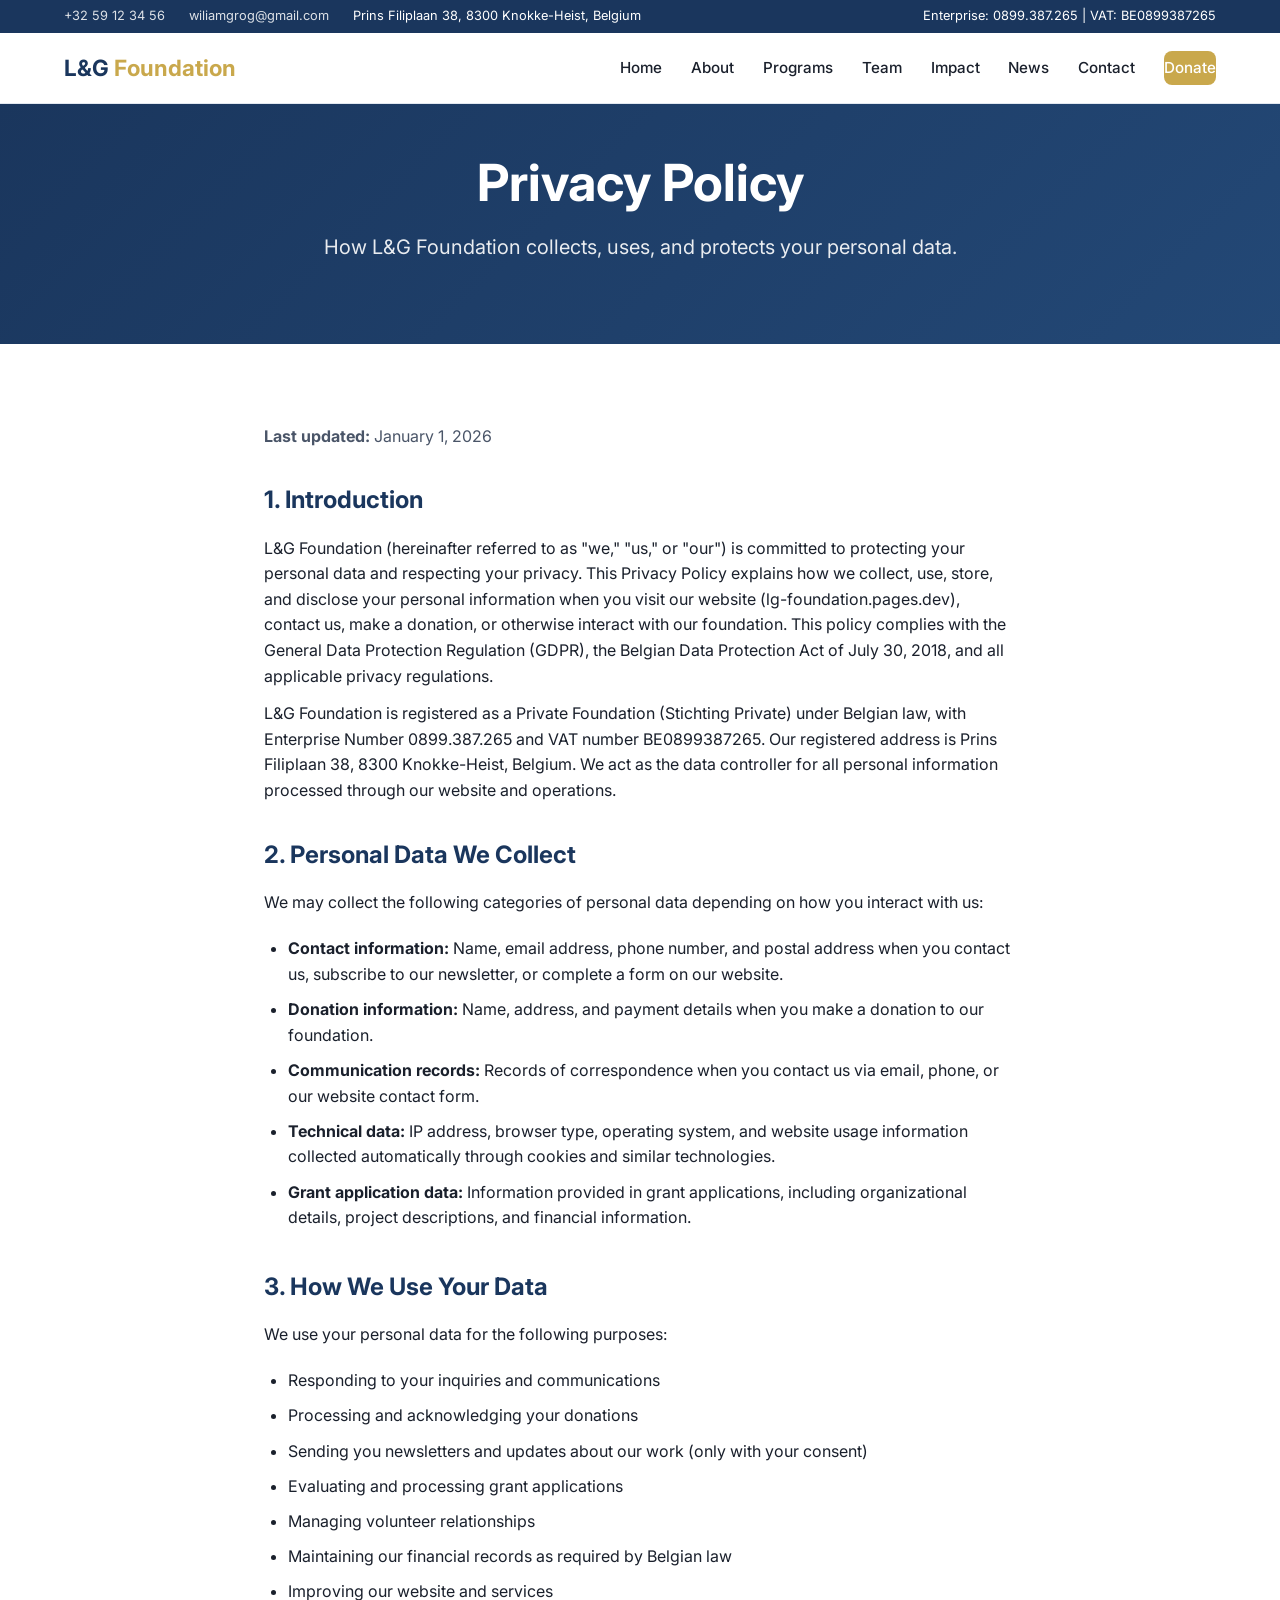
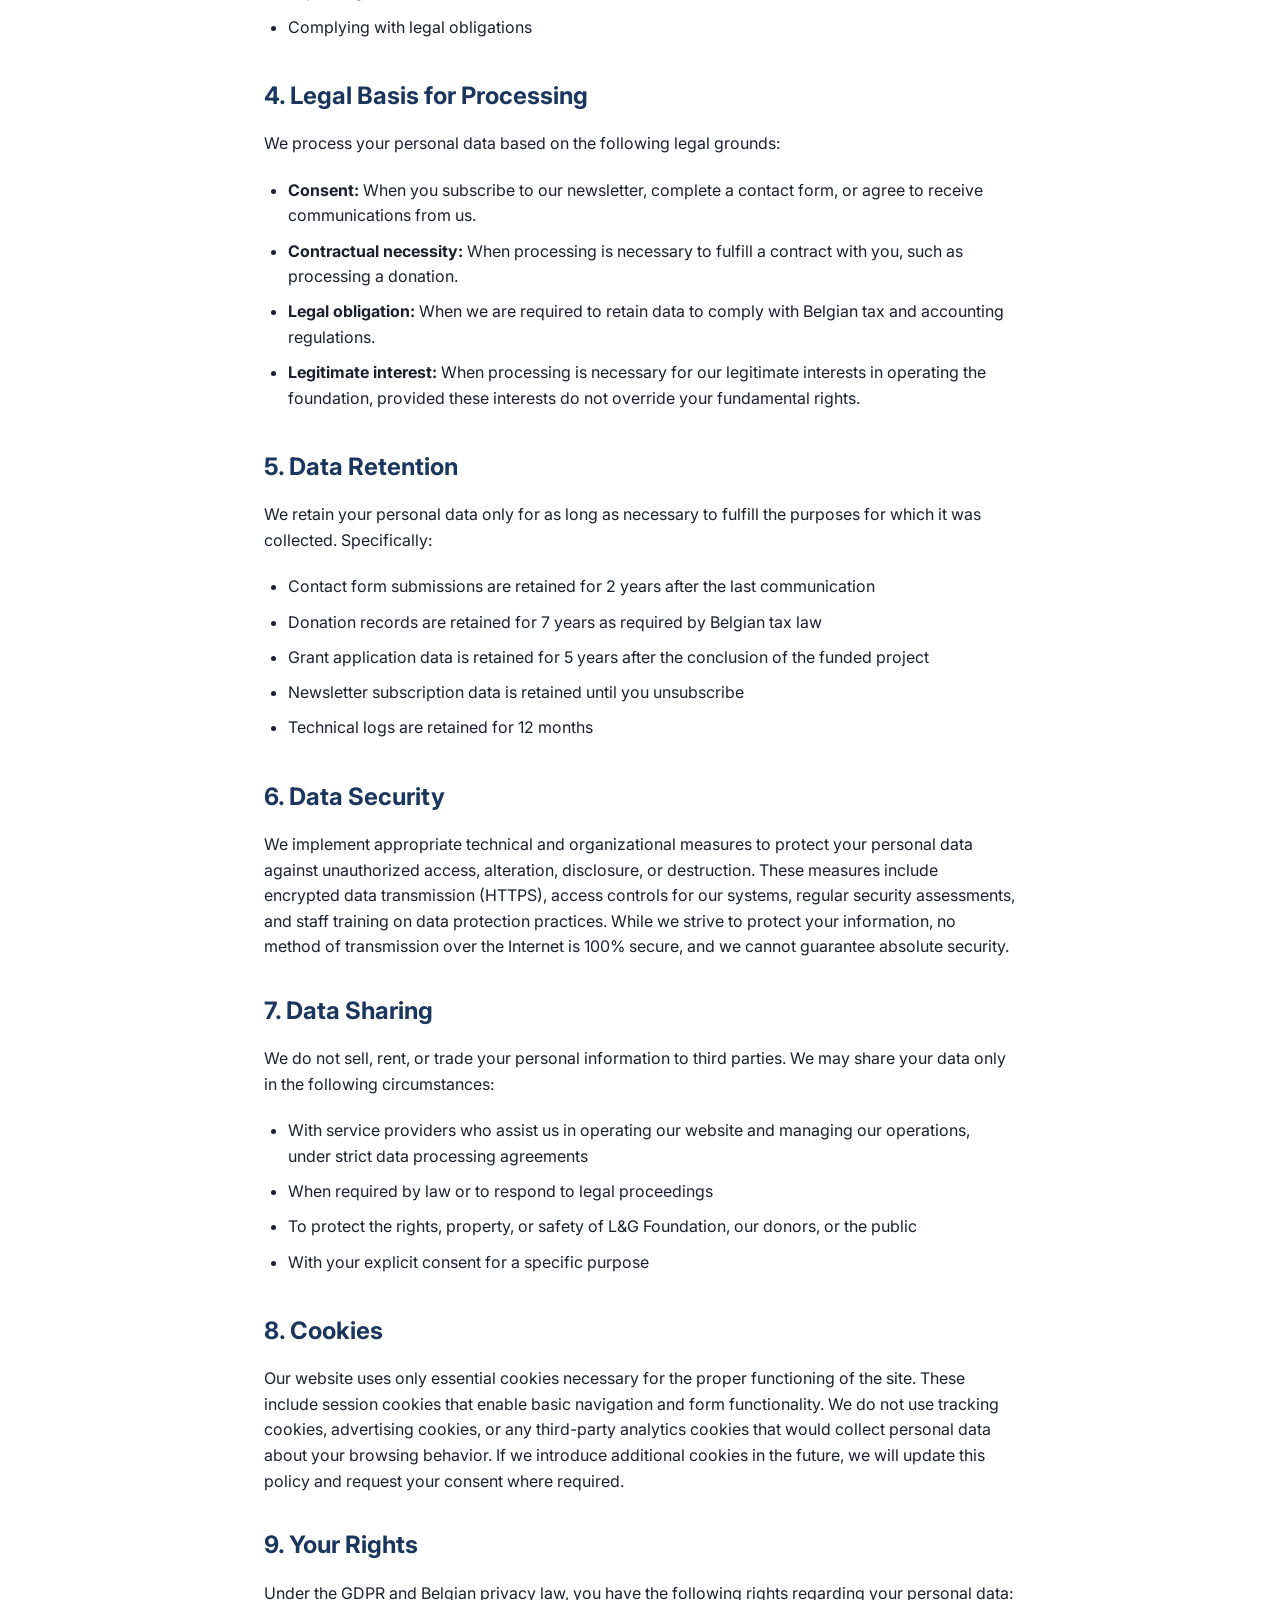
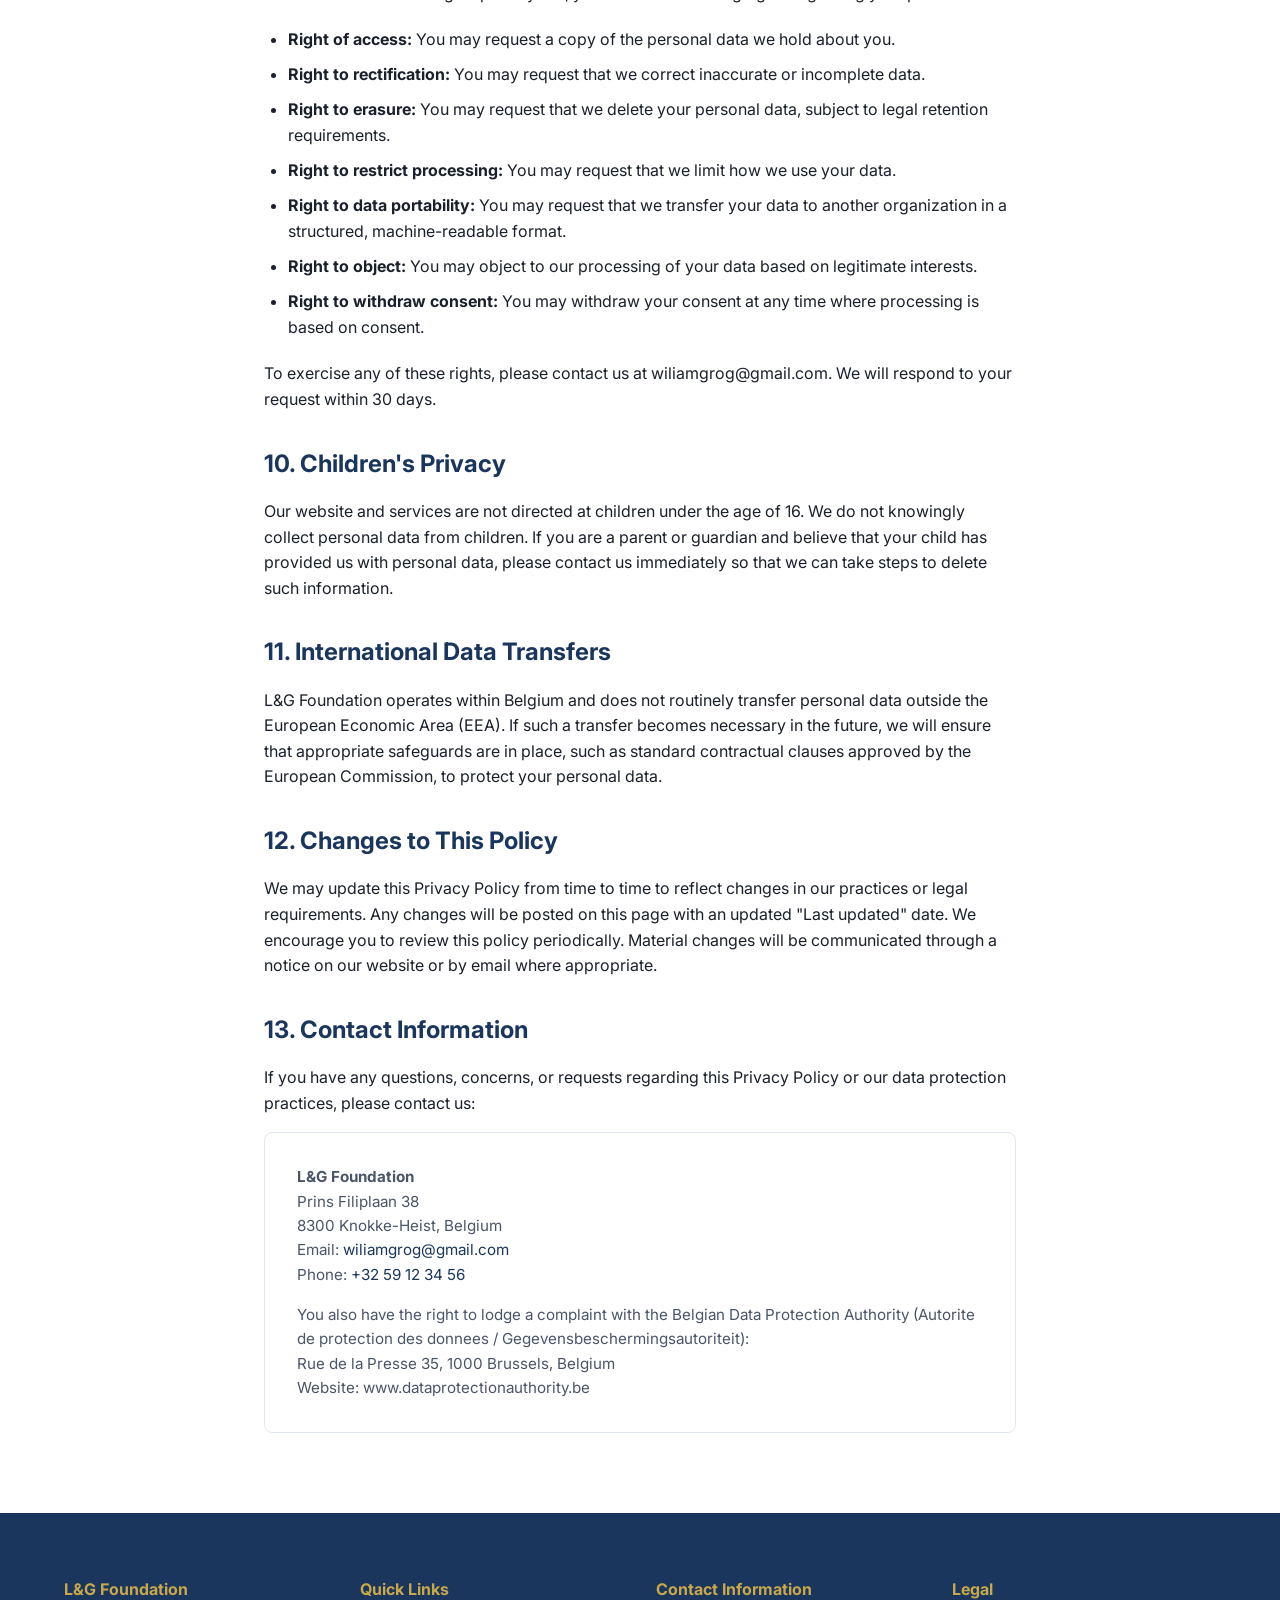
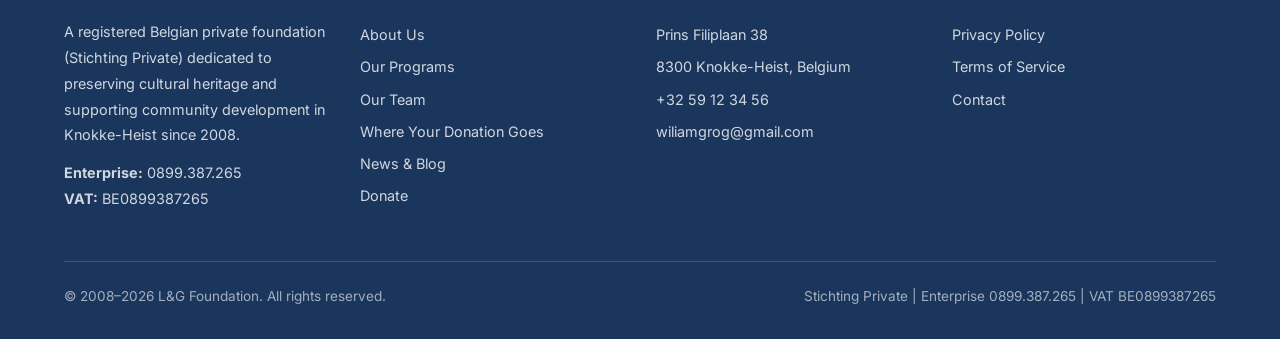
<file: privacy.html>
<!DOCTYPE html>
<html lang="en">
<head>
  <meta charset="UTF-8">
  <meta name="viewport" content="width=device-width,initial-scale=1">
  <title>Privacy Policy - L&amp;G Foundation</title>
  <meta name="description" content="Privacy Policy of L&amp;G Foundation. Learn how we collect, use, and protect your personal data in compliance with GDPR and Belgian privacy law.">
  <meta property="og:title" content="Privacy Policy - L&amp;G Foundation">
  <meta property="og:description" content="How we collect, use, and protect your personal data in compliance with GDPR.">
  <meta property="og:type" content="website">
  <meta property="og:url" content="https://lg-foundation.pages.dev/privacy.html">
  <link rel="canonical" href="https://lg-foundation.pages.dev/privacy.html">
  <link rel="icon" type="image/svg+xml" href="data:image/svg+xml,<svg xmlns='http://www.w3.org/2000/svg' viewBox='0 0 100 100'><rect width='100' height='100' rx='15' fill='%231a365d'/><text x='50' y='68' font-size='50' text-anchor='middle' fill='%23c9a84c' font-family='serif' font-weight='bold'>LG</text></svg>">
  <link rel="preconnect" href="https://fonts.googleapis.com">
  <link rel="preconnect" href="https://fonts.gstatic.com" crossorigin>
  <link href="https://fonts.googleapis.com/css2?family=Inter:wght@400;500;600;700&display=swap" rel="stylesheet">
  <link rel="stylesheet" href="css/style.css">
</head>
<body>
  <a href="#main" class="skip-link">Skip to main content</a>

  <div class="topbar">
    <div class="container">
      <div class="topbar-left">
        <a href="tel:+3259123456">+32 59 12 34 56</a>
        <a href="mailto:wiliamgrog@gmail.com">wiliamgrog@gmail.com</a>
        <span>Prins Filiplaan 38, 8300 Knokke-Heist, Belgium</span>
      </div>
      <div class="topbar-right">
        <span>Enterprise: 0899.387.265 | VAT: BE0899387265</span>
      </div>
    </div>
  </div>

  <nav>
    <div class="container">
      <a href="index.html" class="logo">L&amp;G <span>Foundation</span></a>
      <button class="hamburger" aria-label="Toggle navigation" aria-expanded="false">
        <span></span><span></span><span></span>
      </button>
      <div class="nav-links">
        <a href="index.html">Home</a>
        <a href="about.html">About</a>
        <a href="programs.html">Programs</a>
        <a href="team.html">Team</a>
        <a href="impact.html">Impact</a>
        <a href="blog.html">News</a>
        <a href="contact.html">Contact</a>
        <a href="donate.html" class="nav-cta">Donate</a>
      </div>
    </div>
  </nav>

  <main id="main">
    <section class="hero" style="padding:3rem 0">
      <div class="container">
        <h1>Privacy Policy</h1>
        <p>How L&amp;G Foundation collects, uses, and protects your personal data.</p>
      </div>
    </section>

    <section class="section">
      <div class="container" style="max-width:800px">
        <p style="margin-bottom:2rem;color:var(--txt2)"><strong>Last updated:</strong> January 1, 2026</p>

        <h2 style="color:var(--pri);margin:2rem 0 1rem">1. Introduction</h2>
        <p>L&amp;G Foundation (hereinafter referred to as "we," "us," or "our") is committed to protecting your personal data and respecting your privacy. This Privacy Policy explains how we collect, use, store, and disclose your personal information when you visit our website (lg-foundation.pages.dev), contact us, make a donation, or otherwise interact with our foundation. This policy complies with the General Data Protection Regulation (GDPR), the Belgian Data Protection Act of July 30, 2018, and all applicable privacy regulations.</p>
        <p style="margin-top:.75rem">L&amp;G Foundation is registered as a Private Foundation (Stichting Private) under Belgian law, with Enterprise Number 0899.387.265 and VAT number BE0899387265. Our registered address is Prins Filiplaan 38, 8300 Knokke-Heist, Belgium. We act as the data controller for all personal information processed through our website and operations.</p>

        <h2 style="color:var(--pri);margin:2rem 0 1rem">2. Personal Data We Collect</h2>
        <p>We may collect the following categories of personal data depending on how you interact with us:</p>
        <ul style="margin:1rem 0;padding-left:1.5rem;list-style:disc">
          <li style="padding:.3rem 0"><strong>Contact information:</strong> Name, email address, phone number, and postal address when you contact us, subscribe to our newsletter, or complete a form on our website.</li>
          <li style="padding:.3rem 0"><strong>Donation information:</strong> Name, address, and payment details when you make a donation to our foundation.</li>
          <li style="padding:.3rem 0"><strong>Communication records:</strong> Records of correspondence when you contact us via email, phone, or our website contact form.</li>
          <li style="padding:.3rem 0"><strong>Technical data:</strong> IP address, browser type, operating system, and website usage information collected automatically through cookies and similar technologies.</li>
          <li style="padding:.3rem 0"><strong>Grant application data:</strong> Information provided in grant applications, including organizational details, project descriptions, and financial information.</li>
        </ul>

        <h2 style="color:var(--pri);margin:2rem 0 1rem">3. How We Use Your Data</h2>
        <p>We use your personal data for the following purposes:</p>
        <ul style="margin:1rem 0;padding-left:1.5rem;list-style:disc">
          <li style="padding:.3rem 0">Responding to your inquiries and communications</li>
          <li style="padding:.3rem 0">Processing and acknowledging your donations</li>
          <li style="padding:.3rem 0">Sending you newsletters and updates about our work (only with your consent)</li>
          <li style="padding:.3rem 0">Evaluating and processing grant applications</li>
          <li style="padding:.3rem 0">Managing volunteer relationships</li>
          <li style="padding:.3rem 0">Maintaining our financial records as required by Belgian law</li>
          <li style="padding:.3rem 0">Improving our website and services</li>
          <li style="padding:.3rem 0">Complying with legal obligations</li>
        </ul>

        <h2 style="color:var(--pri);margin:2rem 0 1rem">4. Legal Basis for Processing</h2>
        <p>We process your personal data based on the following legal grounds:</p>
        <ul style="margin:1rem 0;padding-left:1.5rem;list-style:disc">
          <li style="padding:.3rem 0"><strong>Consent:</strong> When you subscribe to our newsletter, complete a contact form, or agree to receive communications from us.</li>
          <li style="padding:.3rem 0"><strong>Contractual necessity:</strong> When processing is necessary to fulfill a contract with you, such as processing a donation.</li>
          <li style="padding:.3rem 0"><strong>Legal obligation:</strong> When we are required to retain data to comply with Belgian tax and accounting regulations.</li>
          <li style="padding:.3rem 0"><strong>Legitimate interest:</strong> When processing is necessary for our legitimate interests in operating the foundation, provided these interests do not override your fundamental rights.</li>
        </ul>

        <h2 style="color:var(--pri);margin:2rem 0 1rem">5. Data Retention</h2>
        <p>We retain your personal data only for as long as necessary to fulfill the purposes for which it was collected. Specifically:</p>
        <ul style="margin:1rem 0;padding-left:1.5rem;list-style:disc">
          <li style="padding:.3rem 0">Contact form submissions are retained for 2 years after the last communication</li>
          <li style="padding:.3rem 0">Donation records are retained for 7 years as required by Belgian tax law</li>
          <li style="padding:.3rem 0">Grant application data is retained for 5 years after the conclusion of the funded project</li>
          <li style="padding:.3rem 0">Newsletter subscription data is retained until you unsubscribe</li>
          <li style="padding:.3rem 0">Technical logs are retained for 12 months</li>
        </ul>

        <h2 style="color:var(--pri);margin:2rem 0 1rem">6. Data Security</h2>
        <p>We implement appropriate technical and organizational measures to protect your personal data against unauthorized access, alteration, disclosure, or destruction. These measures include encrypted data transmission (HTTPS), access controls for our systems, regular security assessments, and staff training on data protection practices. While we strive to protect your information, no method of transmission over the Internet is 100% secure, and we cannot guarantee absolute security.</p>

        <h2 style="color:var(--pri);margin:2rem 0 1rem">7. Data Sharing</h2>
        <p>We do not sell, rent, or trade your personal information to third parties. We may share your data only in the following circumstances:</p>
        <ul style="margin:1rem 0;padding-left:1.5rem;list-style:disc">
          <li style="padding:.3rem 0">With service providers who assist us in operating our website and managing our operations, under strict data processing agreements</li>
          <li style="padding:.3rem 0">When required by law or to respond to legal proceedings</li>
          <li style="padding:.3rem 0">To protect the rights, property, or safety of L&amp;G Foundation, our donors, or the public</li>
          <li style="padding:.3rem 0">With your explicit consent for a specific purpose</li>
        </ul>

        <h2 style="color:var(--pri);margin:2rem 0 1rem">8. Cookies</h2>
        <p>Our website uses only essential cookies necessary for the proper functioning of the site. These include session cookies that enable basic navigation and form functionality. We do not use tracking cookies, advertising cookies, or any third-party analytics cookies that would collect personal data about your browsing behavior. If we introduce additional cookies in the future, we will update this policy and request your consent where required.</p>

        <h2 style="color:var(--pri);margin:2rem 0 1rem">9. Your Rights</h2>
        <p>Under the GDPR and Belgian privacy law, you have the following rights regarding your personal data:</p>
        <ul style="margin:1rem 0;padding-left:1.5rem;list-style:disc">
          <li style="padding:.3rem 0"><strong>Right of access:</strong> You may request a copy of the personal data we hold about you.</li>
          <li style="padding:.3rem 0"><strong>Right to rectification:</strong> You may request that we correct inaccurate or incomplete data.</li>
          <li style="padding:.3rem 0"><strong>Right to erasure:</strong> You may request that we delete your personal data, subject to legal retention requirements.</li>
          <li style="padding:.3rem 0"><strong>Right to restrict processing:</strong> You may request that we limit how we use your data.</li>
          <li style="padding:.3rem 0"><strong>Right to data portability:</strong> You may request that we transfer your data to another organization in a structured, machine-readable format.</li>
          <li style="padding:.3rem 0"><strong>Right to object:</strong> You may object to our processing of your data based on legitimate interests.</li>
          <li style="padding:.3rem 0"><strong>Right to withdraw consent:</strong> You may withdraw your consent at any time where processing is based on consent.</li>
        </ul>
        <p style="margin-top:.75rem">To exercise any of these rights, please contact us at wiliamgrog@gmail.com. We will respond to your request within 30 days.</p>

        <h2 style="color:var(--pri);margin:2rem 0 1rem">10. Children's Privacy</h2>
        <p>Our website and services are not directed at children under the age of 16. We do not knowingly collect personal data from children. If you are a parent or guardian and believe that your child has provided us with personal data, please contact us immediately so that we can take steps to delete such information.</p>

        <h2 style="color:var(--pri);margin:2rem 0 1rem">11. International Data Transfers</h2>
        <p>L&amp;G Foundation operates within Belgium and does not routinely transfer personal data outside the European Economic Area (EEA). If such a transfer becomes necessary in the future, we will ensure that appropriate safeguards are in place, such as standard contractual clauses approved by the European Commission, to protect your personal data.</p>

        <h2 style="color:var(--pri);margin:2rem 0 1rem">12. Changes to This Policy</h2>
        <p>We may update this Privacy Policy from time to time to reflect changes in our practices or legal requirements. Any changes will be posted on this page with an updated "Last updated" date. We encourage you to review this policy periodically. Material changes will be communicated through a notice on our website or by email where appropriate.</p>

        <h2 style="color:var(--pri);margin:2rem 0 1rem">13. Contact Information</h2>
        <p>If you have any questions, concerns, or requests regarding this Privacy Policy or our data protection practices, please contact us:</p>
        <div class="card" style="margin-top:1rem">
          <p><strong>L&amp;G Foundation</strong><br>
          Prins Filiplaan 38<br>
          8300 Knokke-Heist, Belgium<br>
          Email: <a href="mailto:wiliamgrog@gmail.com">wiliamgrog@gmail.com</a><br>
          Phone: <a href="tel:+3259123456">+32 59 12 34 56</a></p>
          <p style="margin-top:1rem">You also have the right to lodge a complaint with the Belgian Data Protection Authority (Autorite de protection des donnees / Gegevensbeschermingsautoriteit):<br>
          Rue de la Presse 35, 1000 Brussels, Belgium<br>
          Website: www.dataprotectionauthority.be</p>
        </div>
      </div>
    </section>
  </main>

  <footer>
    <div class="container">
      <div class="footer-grid">
        <div class="footer-col">
          <h4>L&amp;G Foundation</h4>
          <p>A registered Belgian private foundation (Stichting Private) dedicated to preserving cultural heritage and supporting community development in Knokke-Heist since 2008.</p>
          <p style="margin-top:.75rem"><strong>Enterprise:</strong> 0899.387.265<br><strong>VAT:</strong> BE0899387265</p>
        </div>
        <div class="footer-col">
          <h4>Quick Links</h4>
          <ul>
            <li><a href="about.html">About Us</a></li>
            <li><a href="programs.html">Our Programs</a></li>
            <li><a href="team.html">Our Team</a></li>
            <li><a href="impact.html">Where Your Donation Goes</a></li>
            <li><a href="blog.html">News &amp; Blog</a></li>
            <li><a href="donate.html">Donate</a></li>
          </ul>
        </div>
        <div class="footer-col">
          <h4>Contact Information</h4>
          <ul>
            <li>Prins Filiplaan 38</li>
            <li>8300 Knokke-Heist, Belgium</li>
            <li><a href="tel:+3259123456">+32 59 12 34 56</a></li>
            <li><a href="mailto:wiliamgrog@gmail.com">wiliamgrog@gmail.com</a></li>
          </ul>
        </div>
        <div class="footer-col">
          <h4>Legal</h4>
          <ul>
            <li><a href="privacy.html">Privacy Policy</a></li>
            <li><a href="terms.html">Terms of Service</a></li>
            <li><a href="contact.html">Contact</a></li>
          </ul>
        </div>
      </div>
      <div class="footer-bottom">
        <span>&copy; 2008&ndash;2026 L&amp;G Foundation. All rights reserved.</span>
        <span>Stichting Private | Enterprise 0899.387.265 | VAT BE0899387265</span>
      </div>
    </div>
  </footer>

  <script src="js/main.js"></script>
</body>
</html>
</file>
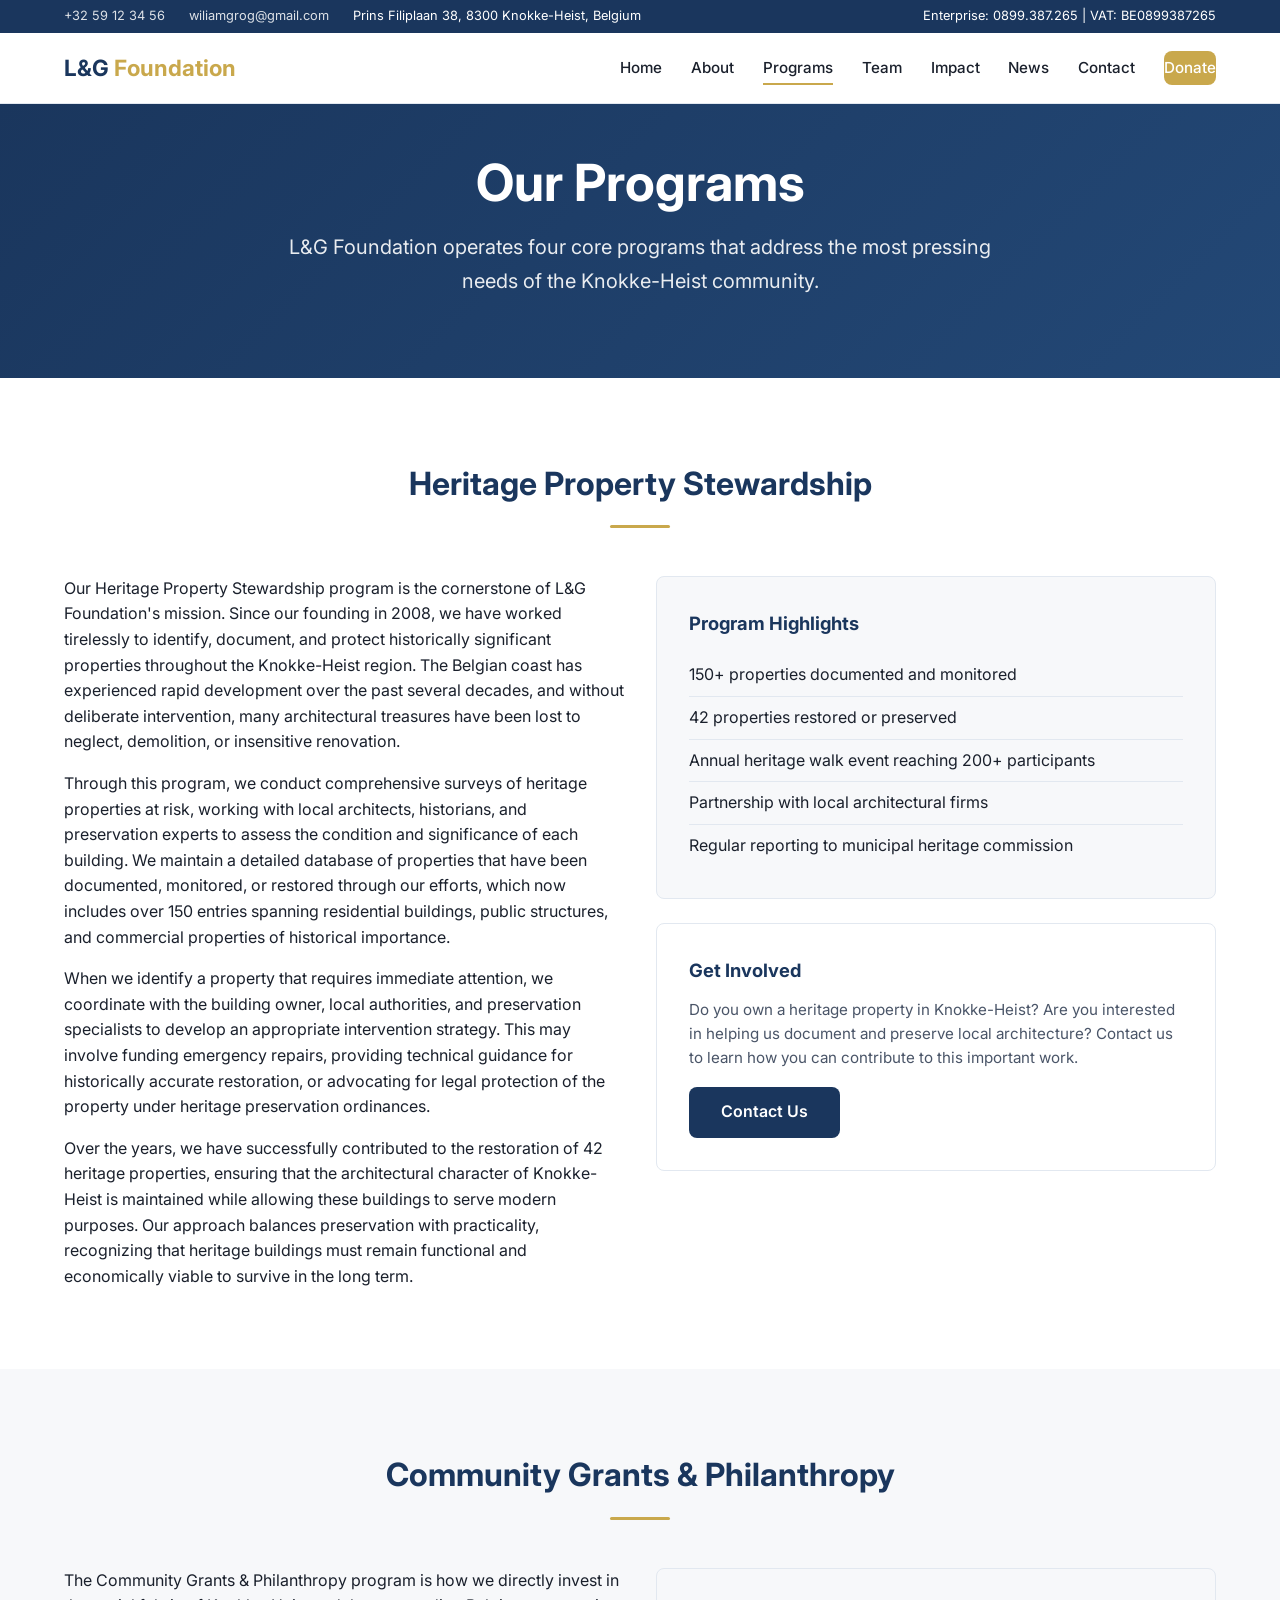
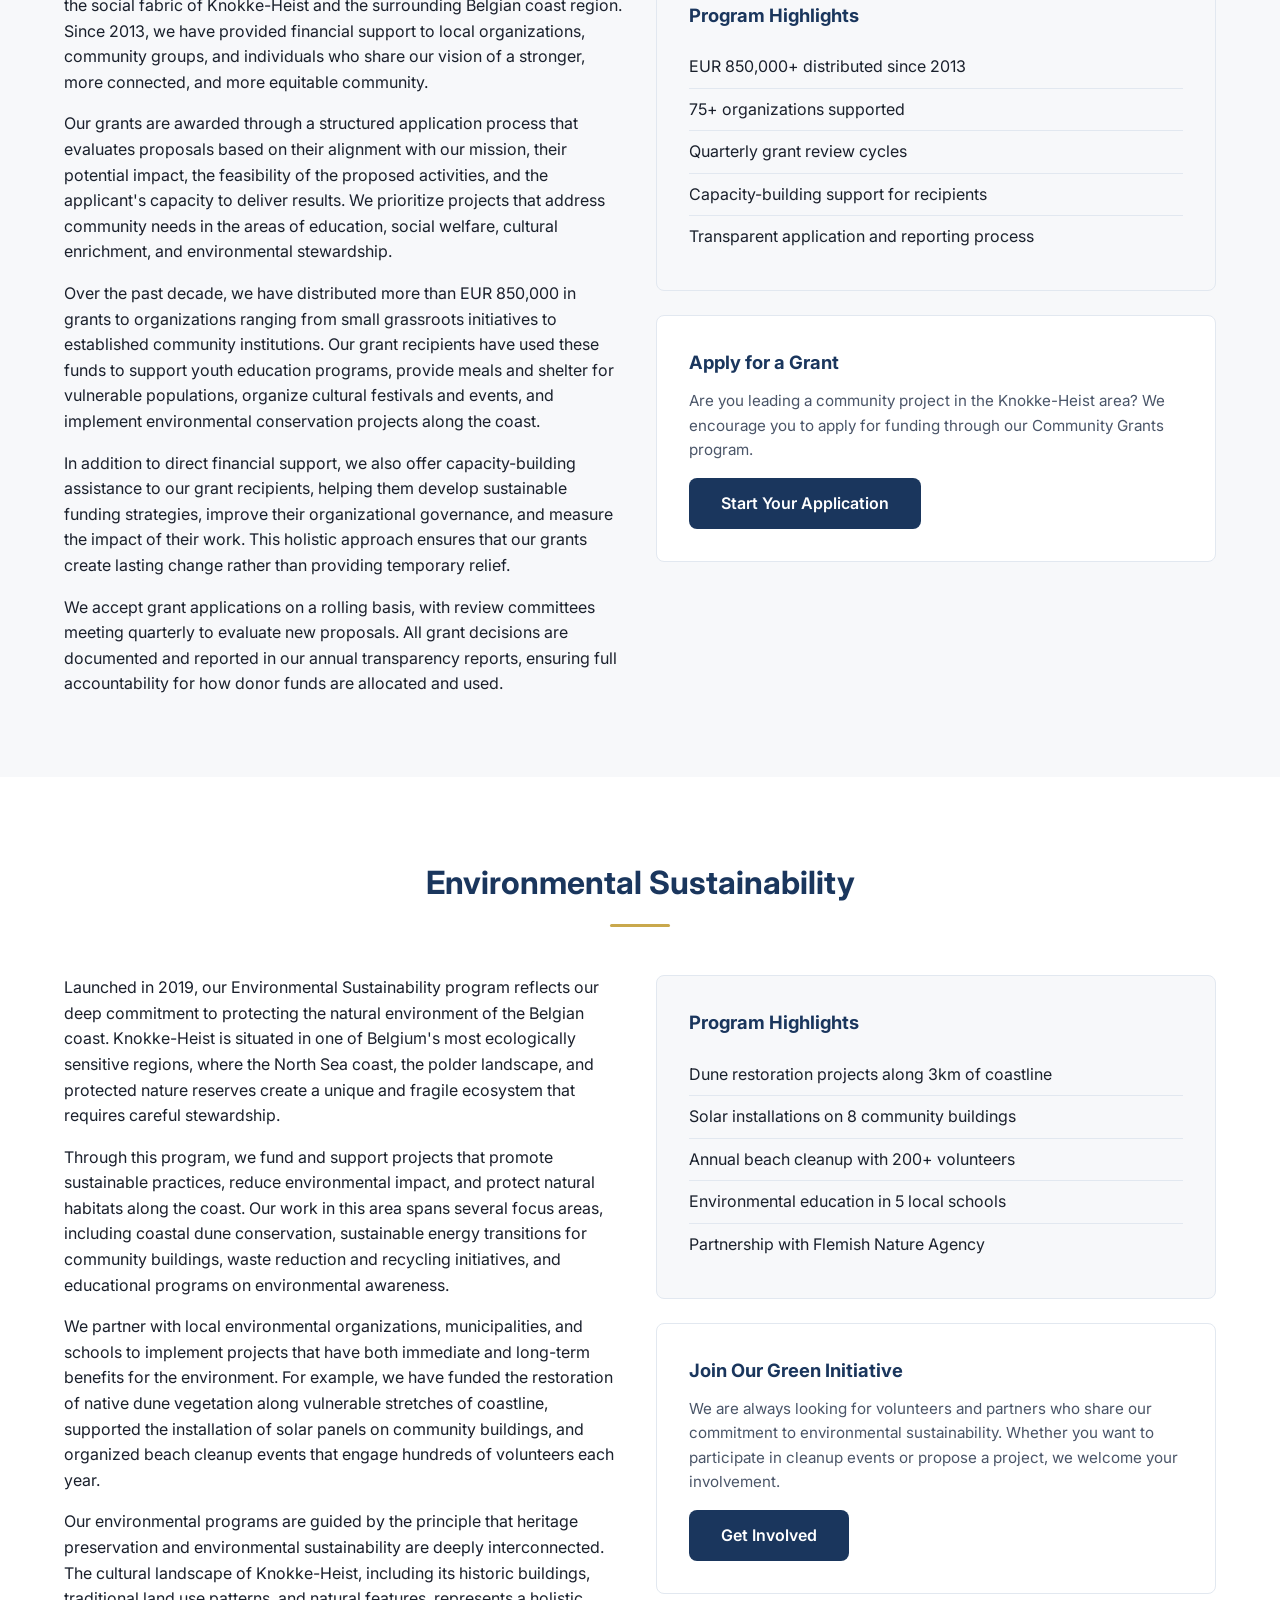
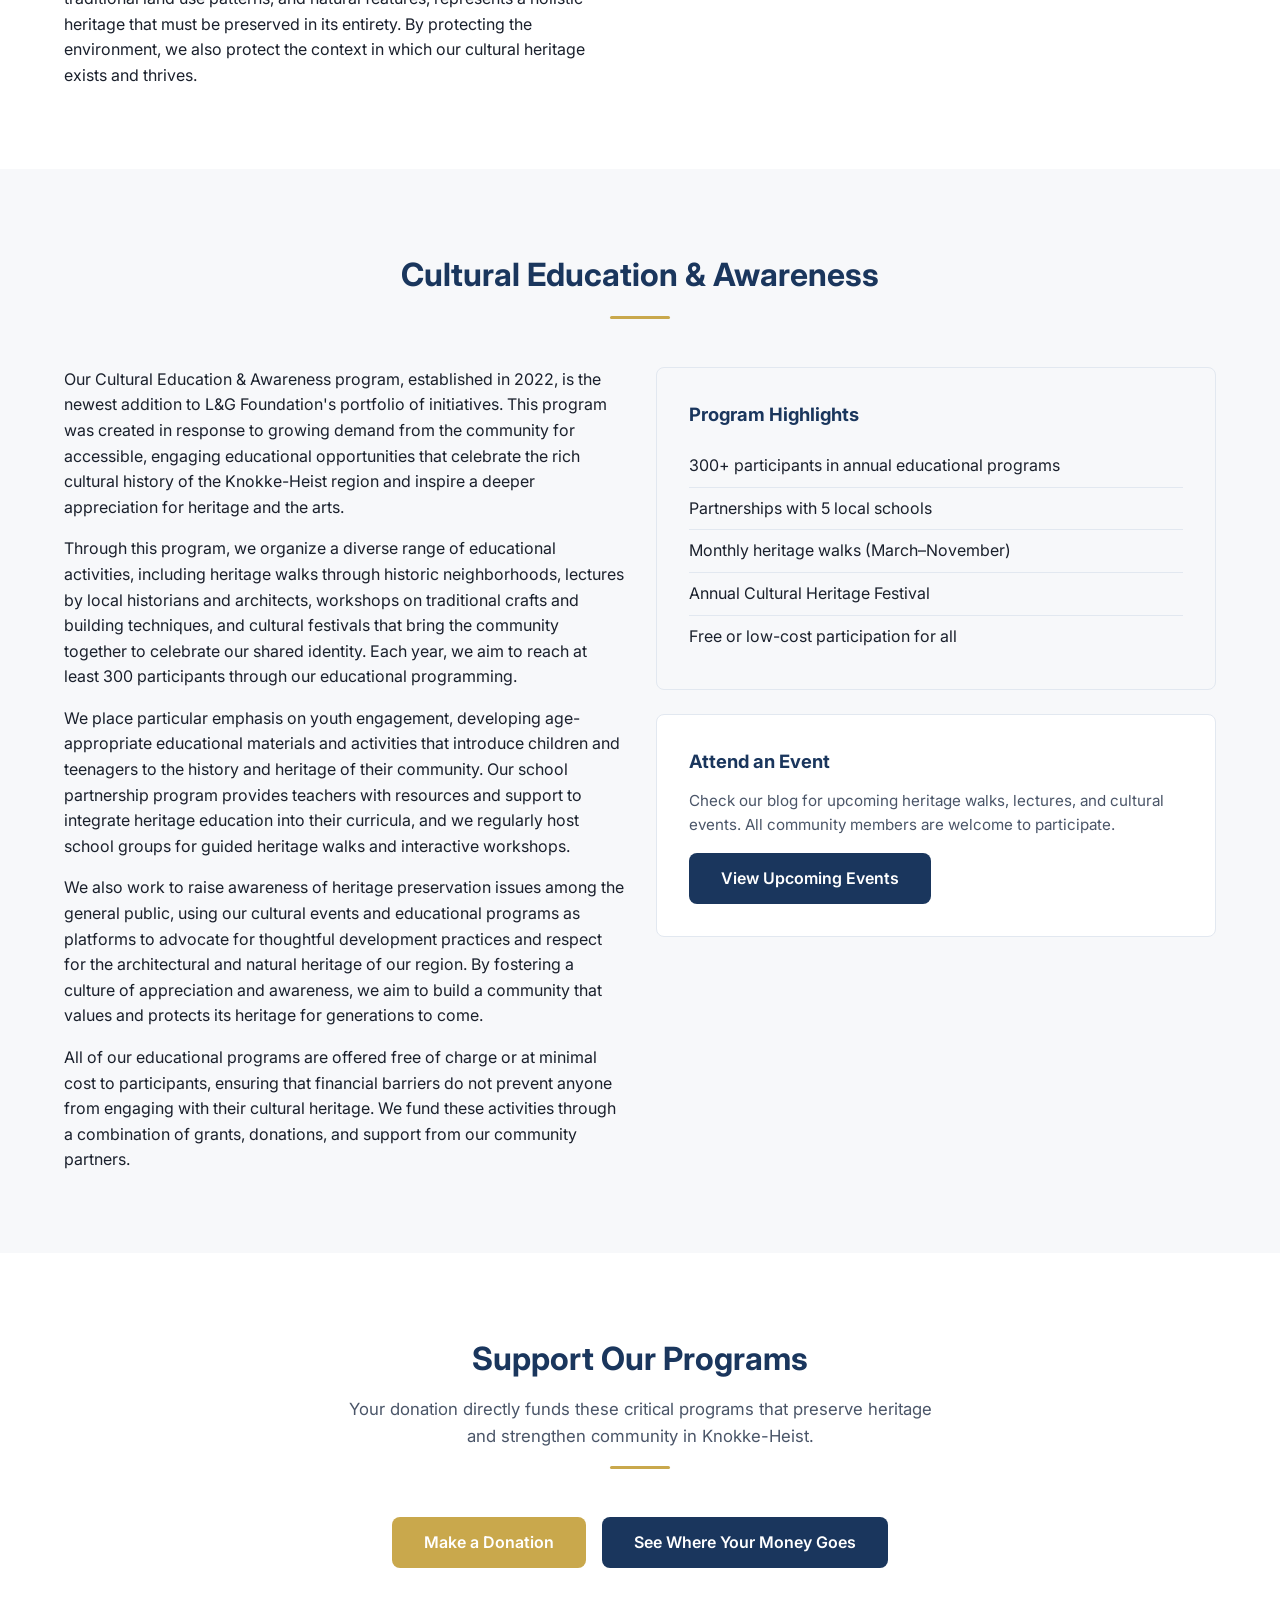
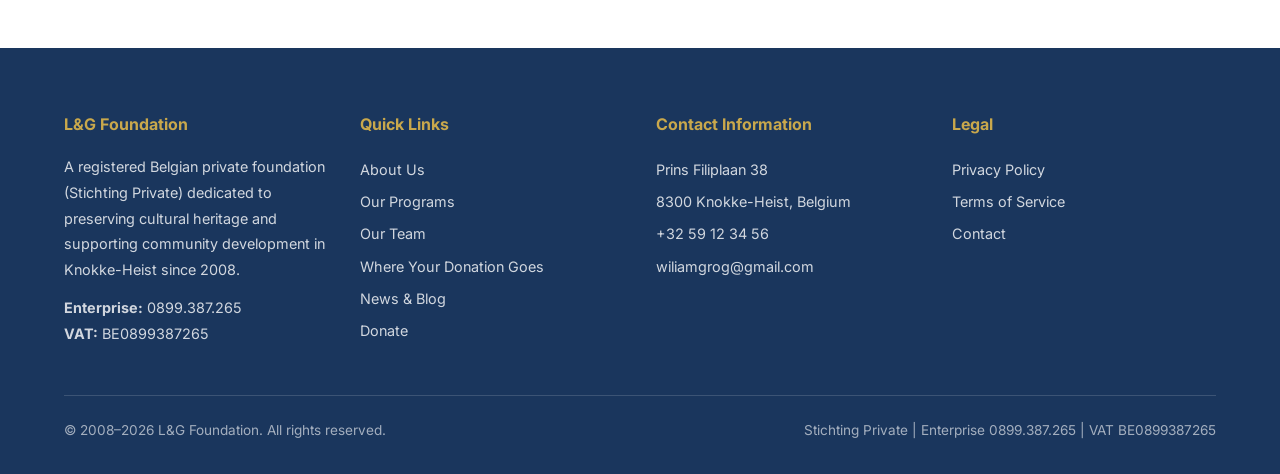
<file: programs.html>
<!DOCTYPE html>
<html lang="en">
<head>
  <meta charset="UTF-8">
  <meta name="viewport" content="width=device-width,initial-scale=1">
  <title>Our Programs - L&amp;G Foundation</title>
  <meta name="description" content="Explore the four core programs of L&amp;G Foundation: Heritage Stewardship, Community Grants, Environmental Sustainability, and Cultural Education in Knokke-Heist.">
  <meta property="og:title" content="Our Programs - L&amp;G Foundation">
  <meta property="og:description" content="Explore our four core programs: Heritage Stewardship, Community Grants, Environmental Sustainability, and Cultural Education.">
  <meta property="og:type" content="website">
  <meta property="og:url" content="https://lg-foundation.pages.dev/programs.html">
  <link rel="canonical" href="https://lg-foundation.pages.dev/programs.html">
  <link rel="icon" type="image/svg+xml" href="data:image/svg+xml,<svg xmlns='http://www.w3.org/2000/svg' viewBox='0 0 100 100'><rect width='100' height='100' rx='15' fill='%231a365d'/><text x='50' y='68' font-size='50' text-anchor='middle' fill='%23c9a84c' font-family='serif' font-weight='bold'>LG</text></svg>">
  <link rel="preconnect" href="https://fonts.googleapis.com">
  <link rel="preconnect" href="https://fonts.gstatic.com" crossorigin>
  <link href="https://fonts.googleapis.com/css2?family=Inter:wght@400;500;600;700&display=swap" rel="stylesheet">
  <link rel="stylesheet" href="css/style.css">
</head>
<body>
  <a href="#main" class="skip-link">Skip to main content</a>

  <div class="topbar">
    <div class="container">
      <div class="topbar-left">
        <a href="tel:+3259123456">+32 59 12 34 56</a>
        <a href="mailto:wiliamgrog@gmail.com">wiliamgrog@gmail.com</a>
        <span>Prins Filiplaan 38, 8300 Knokke-Heist, Belgium</span>
      </div>
      <div class="topbar-right">
        <span>Enterprise: 0899.387.265 | VAT: BE0899387265</span>
      </div>
    </div>
  </div>

  <nav>
    <div class="container">
      <a href="index.html" class="logo">L&amp;G <span>Foundation</span></a>
      <button class="hamburger" aria-label="Toggle navigation" aria-expanded="false">
        <span></span><span></span><span></span>
      </button>
      <div class="nav-links">
        <a href="index.html">Home</a>
        <a href="about.html">About</a>
        <a href="programs.html" class="active">Programs</a>
        <a href="team.html">Team</a>
        <a href="impact.html">Impact</a>
        <a href="blog.html">News</a>
        <a href="contact.html">Contact</a>
        <a href="donate.html" class="nav-cta">Donate</a>
      </div>
    </div>
  </nav>

  <main id="main">
    <section class="hero" style="padding:3rem 0">
      <div class="container">
        <h1>Our Programs</h1>
        <p>L&amp;G Foundation operates four core programs that address the most pressing needs of the Knokke-Heist community.</p>
      </div>
    </section>

    <section class="section">
      <div class="container">
        <div class="section-title">
          <h2>Heritage Property Stewardship</h2>
          <div class="accent-line"></div>
        </div>
        <div class="grid-2">
          <div>
            <p>Our Heritage Property Stewardship program is the cornerstone of L&amp;G Foundation's mission. Since our founding in 2008, we have worked tirelessly to identify, document, and protect historically significant properties throughout the Knokke-Heist region. The Belgian coast has experienced rapid development over the past several decades, and without deliberate intervention, many architectural treasures have been lost to neglect, demolition, or insensitive renovation.</p>
            <p style="margin-top:1rem">Through this program, we conduct comprehensive surveys of heritage properties at risk, working with local architects, historians, and preservation experts to assess the condition and significance of each building. We maintain a detailed database of properties that have been documented, monitored, or restored through our efforts, which now includes over 150 entries spanning residential buildings, public structures, and commercial properties of historical importance.</p>
            <p style="margin-top:1rem">When we identify a property that requires immediate attention, we coordinate with the building owner, local authorities, and preservation specialists to develop an appropriate intervention strategy. This may involve funding emergency repairs, providing technical guidance for historically accurate restoration, or advocating for legal protection of the property under heritage preservation ordinances.</p>
            <p style="margin-top:1rem">Over the years, we have successfully contributed to the restoration of 42 heritage properties, ensuring that the architectural character of Knokke-Heist is maintained while allowing these buildings to serve modern purposes. Our approach balances preservation with practicality, recognizing that heritage buildings must remain functional and economically viable to survive in the long term.</p>
          </div>
          <div>
            <div class="card" style="background:var(--bg2)">
              <h3>Program Highlights</h3>
              <ul style="margin-top:1rem">
                <li style="padding:.5rem 0;border-bottom:1px solid var(--bdr)">150+ properties documented and monitored</li>
                <li style="padding:.5rem 0;border-bottom:1px solid var(--bdr)">42 properties restored or preserved</li>
                <li style="padding:.5rem 0;border-bottom:1px solid var(--bdr)">Annual heritage walk event reaching 200+ participants</li>
                <li style="padding:.5rem 0;border-bottom:1px solid var(--bdr)">Partnership with local architectural firms</li>
                <li style="padding:.5rem 0">Regular reporting to municipal heritage commission</li>
              </ul>
            </div>
            <div class="card" style="margin-top:1.5rem">
              <h3>Get Involved</h3>
              <p>Do you own a heritage property in Knokke-Heist? Are you interested in helping us document and preserve local architecture? Contact us to learn how you can contribute to this important work.</p>
              <a href="contact.html" class="btn btn-secondary" style="margin-top:1rem">Contact Us</a>
            </div>
          </div>
        </div>
      </div>
    </section>

    <section class="section section-alt">
      <div class="container">
        <div class="section-title">
          <h2>Community Grants &amp; Philanthropy</h2>
          <div class="accent-line"></div>
        </div>
        <div class="grid-2">
          <div>
            <p>The Community Grants &amp; Philanthropy program is how we directly invest in the social fabric of Knokke-Heist and the surrounding Belgian coast region. Since 2013, we have provided financial support to local organizations, community groups, and individuals who share our vision of a stronger, more connected, and more equitable community.</p>
            <p style="margin-top:1rem">Our grants are awarded through a structured application process that evaluates proposals based on their alignment with our mission, their potential impact, the feasibility of the proposed activities, and the applicant's capacity to deliver results. We prioritize projects that address community needs in the areas of education, social welfare, cultural enrichment, and environmental stewardship.</p>
            <p style="margin-top:1rem">Over the past decade, we have distributed more than EUR 850,000 in grants to organizations ranging from small grassroots initiatives to established community institutions. Our grant recipients have used these funds to support youth education programs, provide meals and shelter for vulnerable populations, organize cultural festivals and events, and implement environmental conservation projects along the coast.</p>
            <p style="margin-top:1rem">In addition to direct financial support, we also offer capacity-building assistance to our grant recipients, helping them develop sustainable funding strategies, improve their organizational governance, and measure the impact of their work. This holistic approach ensures that our grants create lasting change rather than providing temporary relief.</p>
            <p style="margin-top:1rem">We accept grant applications on a rolling basis, with review committees meeting quarterly to evaluate new proposals. All grant decisions are documented and reported in our annual transparency reports, ensuring full accountability for how donor funds are allocated and used.</p>
          </div>
          <div>
            <div class="card" style="background:var(--bg2)">
              <h3>Program Highlights</h3>
              <ul style="margin-top:1rem">
                <li style="padding:.5rem 0;border-bottom:1px solid var(--bdr)">EUR 850,000+ distributed since 2013</li>
                <li style="padding:.5rem 0;border-bottom:1px solid var(--bdr)">75+ organizations supported</li>
                <li style="padding:.5rem 0;border-bottom:1px solid var(--bdr)">Quarterly grant review cycles</li>
                <li style="padding:.5rem 0;border-bottom:1px solid var(--bdr)">Capacity-building support for recipients</li>
                <li style="padding:.5rem 0">Transparent application and reporting process</li>
              </ul>
            </div>
            <div class="card" style="margin-top:1.5rem">
              <h3>Apply for a Grant</h3>
              <p>Are you leading a community project in the Knokke-Heist area? We encourage you to apply for funding through our Community Grants program.</p>
              <a href="contact.html" class="btn btn-secondary" style="margin-top:1rem">Start Your Application</a>
            </div>
          </div>
        </div>
      </div>
    </section>

    <section class="section">
      <div class="container">
        <div class="section-title">
          <h2>Environmental Sustainability</h2>
          <div class="accent-line"></div>
        </div>
        <div class="grid-2">
          <div>
            <p>Launched in 2019, our Environmental Sustainability program reflects our deep commitment to protecting the natural environment of the Belgian coast. Knokke-Heist is situated in one of Belgium's most ecologically sensitive regions, where the North Sea coast, the polder landscape, and protected nature reserves create a unique and fragile ecosystem that requires careful stewardship.</p>
            <p style="margin-top:1rem">Through this program, we fund and support projects that promote sustainable practices, reduce environmental impact, and protect natural habitats along the coast. Our work in this area spans several focus areas, including coastal dune conservation, sustainable energy transitions for community buildings, waste reduction and recycling initiatives, and educational programs on environmental awareness.</p>
            <p style="margin-top:1rem">We partner with local environmental organizations, municipalities, and schools to implement projects that have both immediate and long-term benefits for the environment. For example, we have funded the restoration of native dune vegetation along vulnerable stretches of coastline, supported the installation of solar panels on community buildings, and organized beach cleanup events that engage hundreds of volunteers each year.</p>
            <p style="margin-top:1rem">Our environmental programs are guided by the principle that heritage preservation and environmental sustainability are deeply interconnected. The cultural landscape of Knokke-Heist, including its historic buildings, traditional land use patterns, and natural features, represents a holistic heritage that must be preserved in its entirety. By protecting the environment, we also protect the context in which our cultural heritage exists and thrives.</p>
          </div>
          <div>
            <div class="card" style="background:var(--bg2)">
              <h3>Program Highlights</h3>
              <ul style="margin-top:1rem">
                <li style="padding:.5rem 0;border-bottom:1px solid var(--bdr)">Dune restoration projects along 3km of coastline</li>
                <li style="padding:.5rem 0;border-bottom:1px solid var(--bdr)">Solar installations on 8 community buildings</li>
                <li style="padding:.5rem 0;border-bottom:1px solid var(--bdr)">Annual beach cleanup with 200+ volunteers</li>
                <li style="padding:.5rem 0;border-bottom:1px solid var(--bdr)">Environmental education in 5 local schools</li>
                <li style="padding:.5rem 0">Partnership with Flemish Nature Agency</li>
              </ul>
            </div>
            <div class="card" style="margin-top:1.5rem">
              <h3>Join Our Green Initiative</h3>
              <p>We are always looking for volunteers and partners who share our commitment to environmental sustainability. Whether you want to participate in cleanup events or propose a project, we welcome your involvement.</p>
              <a href="contact.html" class="btn btn-secondary" style="margin-top:1rem">Get Involved</a>
            </div>
          </div>
        </div>
      </div>
    </section>

    <section class="section section-alt">
      <div class="container">
        <div class="section-title">
          <h2>Cultural Education &amp; Awareness</h2>
          <div class="accent-line"></div>
        </div>
        <div class="grid-2">
          <div>
            <p>Our Cultural Education &amp; Awareness program, established in 2022, is the newest addition to L&amp;G Foundation's portfolio of initiatives. This program was created in response to growing demand from the community for accessible, engaging educational opportunities that celebrate the rich cultural history of the Knokke-Heist region and inspire a deeper appreciation for heritage and the arts.</p>
            <p style="margin-top:1rem">Through this program, we organize a diverse range of educational activities, including heritage walks through historic neighborhoods, lectures by local historians and architects, workshops on traditional crafts and building techniques, and cultural festivals that bring the community together to celebrate our shared identity. Each year, we aim to reach at least 300 participants through our educational programming.</p>
            <p style="margin-top:1rem">We place particular emphasis on youth engagement, developing age-appropriate educational materials and activities that introduce children and teenagers to the history and heritage of their community. Our school partnership program provides teachers with resources and support to integrate heritage education into their curricula, and we regularly host school groups for guided heritage walks and interactive workshops.</p>
            <p style="margin-top:1rem">We also work to raise awareness of heritage preservation issues among the general public, using our cultural events and educational programs as platforms to advocate for thoughtful development practices and respect for the architectural and natural heritage of our region. By fostering a culture of appreciation and awareness, we aim to build a community that values and protects its heritage for generations to come.</p>
            <p style="margin-top:1rem">All of our educational programs are offered free of charge or at minimal cost to participants, ensuring that financial barriers do not prevent anyone from engaging with their cultural heritage. We fund these activities through a combination of grants, donations, and support from our community partners.</p>
          </div>
          <div>
            <div class="card" style="background:var(--bg2)">
              <h3>Program Highlights</h3>
              <ul style="margin-top:1rem">
                <li style="padding:.5rem 0;border-bottom:1px solid var(--bdr)">300+ participants in annual educational programs</li>
                <li style="padding:.5rem 0;border-bottom:1px solid var(--bdr)">Partnerships with 5 local schools</li>
                <li style="padding:.5rem 0;border-bottom:1px solid var(--bdr)">Monthly heritage walks (March&ndash;November)</li>
                <li style="padding:.5rem 0;border-bottom:1px solid var(--bdr)">Annual Cultural Heritage Festival</li>
                <li style="padding:.5rem 0">Free or low-cost participation for all</li>
              </ul>
            </div>
            <div class="card" style="margin-top:1.5rem">
              <h3>Attend an Event</h3>
              <p>Check our blog for upcoming heritage walks, lectures, and cultural events. All community members are welcome to participate.</p>
              <a href="blog.html" class="btn btn-secondary" style="margin-top:1rem">View Upcoming Events</a>
            </div>
          </div>
        </div>
      </div>
    </section>

    <section class="section">
      <div class="container" style="text-align:center">
        <div class="section-title">
          <h2>Support Our Programs</h2>
          <p>Your donation directly funds these critical programs that preserve heritage and strengthen community in Knokke-Heist.</p>
          <div class="accent-line"></div>
        </div>
        <div class="hero-btns">
          <a href="donate.html" class="btn btn-primary">Make a Donation</a>
          <a href="impact.html" class="btn btn-secondary">See Where Your Money Goes</a>
        </div>
      </div>
    </section>
  </main>

  <footer>
    <div class="container">
      <div class="footer-grid">
        <div class="footer-col">
          <h4>L&amp;G Foundation</h4>
          <p>A registered Belgian private foundation (Stichting Private) dedicated to preserving cultural heritage and supporting community development in Knokke-Heist since 2008.</p>
          <p style="margin-top:.75rem"><strong>Enterprise:</strong> 0899.387.265<br><strong>VAT:</strong> BE0899387265</p>
        </div>
        <div class="footer-col">
          <h4>Quick Links</h4>
          <ul>
            <li><a href="about.html">About Us</a></li>
            <li><a href="programs.html">Our Programs</a></li>
            <li><a href="team.html">Our Team</a></li>
            <li><a href="impact.html">Where Your Donation Goes</a></li>
            <li><a href="blog.html">News &amp; Blog</a></li>
            <li><a href="donate.html">Donate</a></li>
          </ul>
        </div>
        <div class="footer-col">
          <h4>Contact Information</h4>
          <ul>
            <li>Prins Filiplaan 38</li>
            <li>8300 Knokke-Heist, Belgium</li>
            <li><a href="tel:+3259123456">+32 59 12 34 56</a></li>
            <li><a href="mailto:wiliamgrog@gmail.com">wiliamgrog@gmail.com</a></li>
          </ul>
        </div>
        <div class="footer-col">
          <h4>Legal</h4>
          <ul>
            <li><a href="privacy.html">Privacy Policy</a></li>
            <li><a href="terms.html">Terms of Service</a></li>
            <li><a href="contact.html">Contact</a></li>
          </ul>
        </div>
      </div>
      <div class="footer-bottom">
        <span>&copy; 2008&ndash;2026 L&amp;G Foundation. All rights reserved.</span>
        <span>Stichting Private | Enterprise 0899.387.265 | VAT BE0899387265</span>
      </div>
    </div>
  </footer>

  <script src="js/main.js"></script>
</body>
</html>
</file>
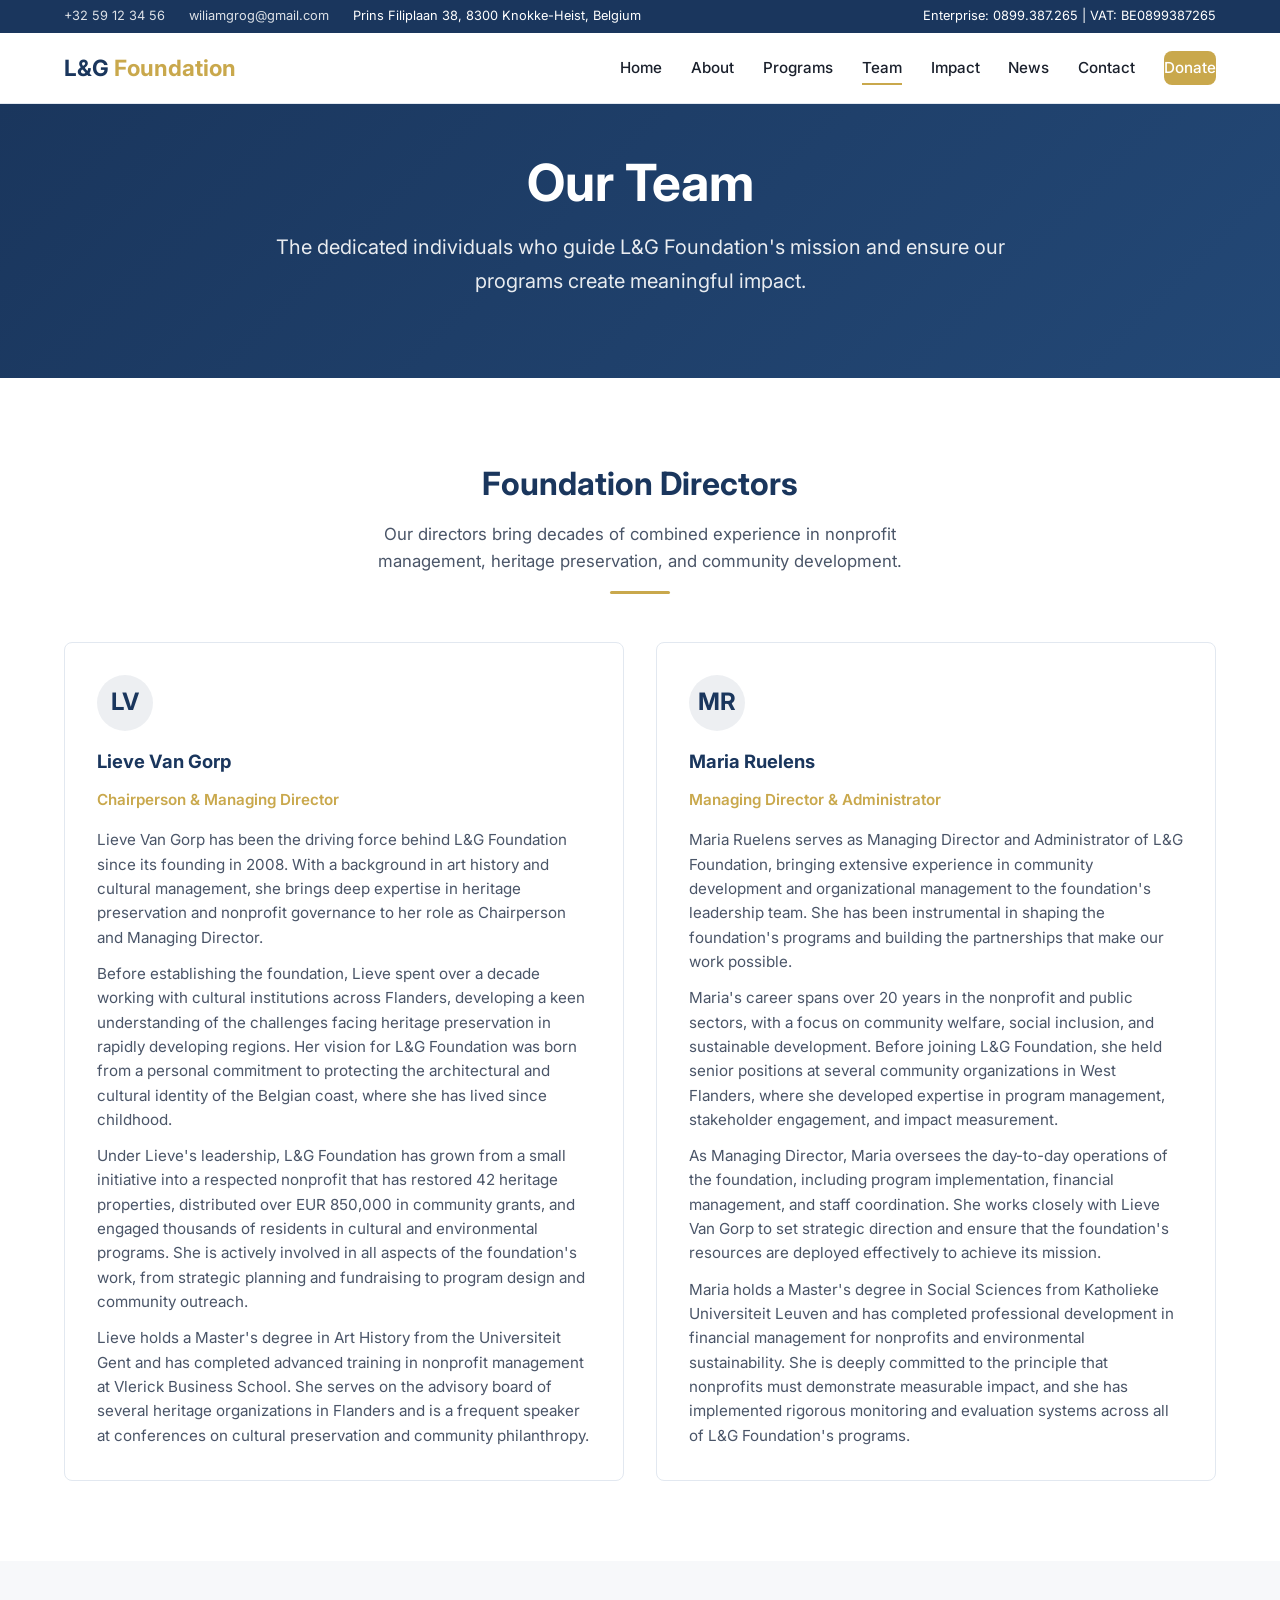
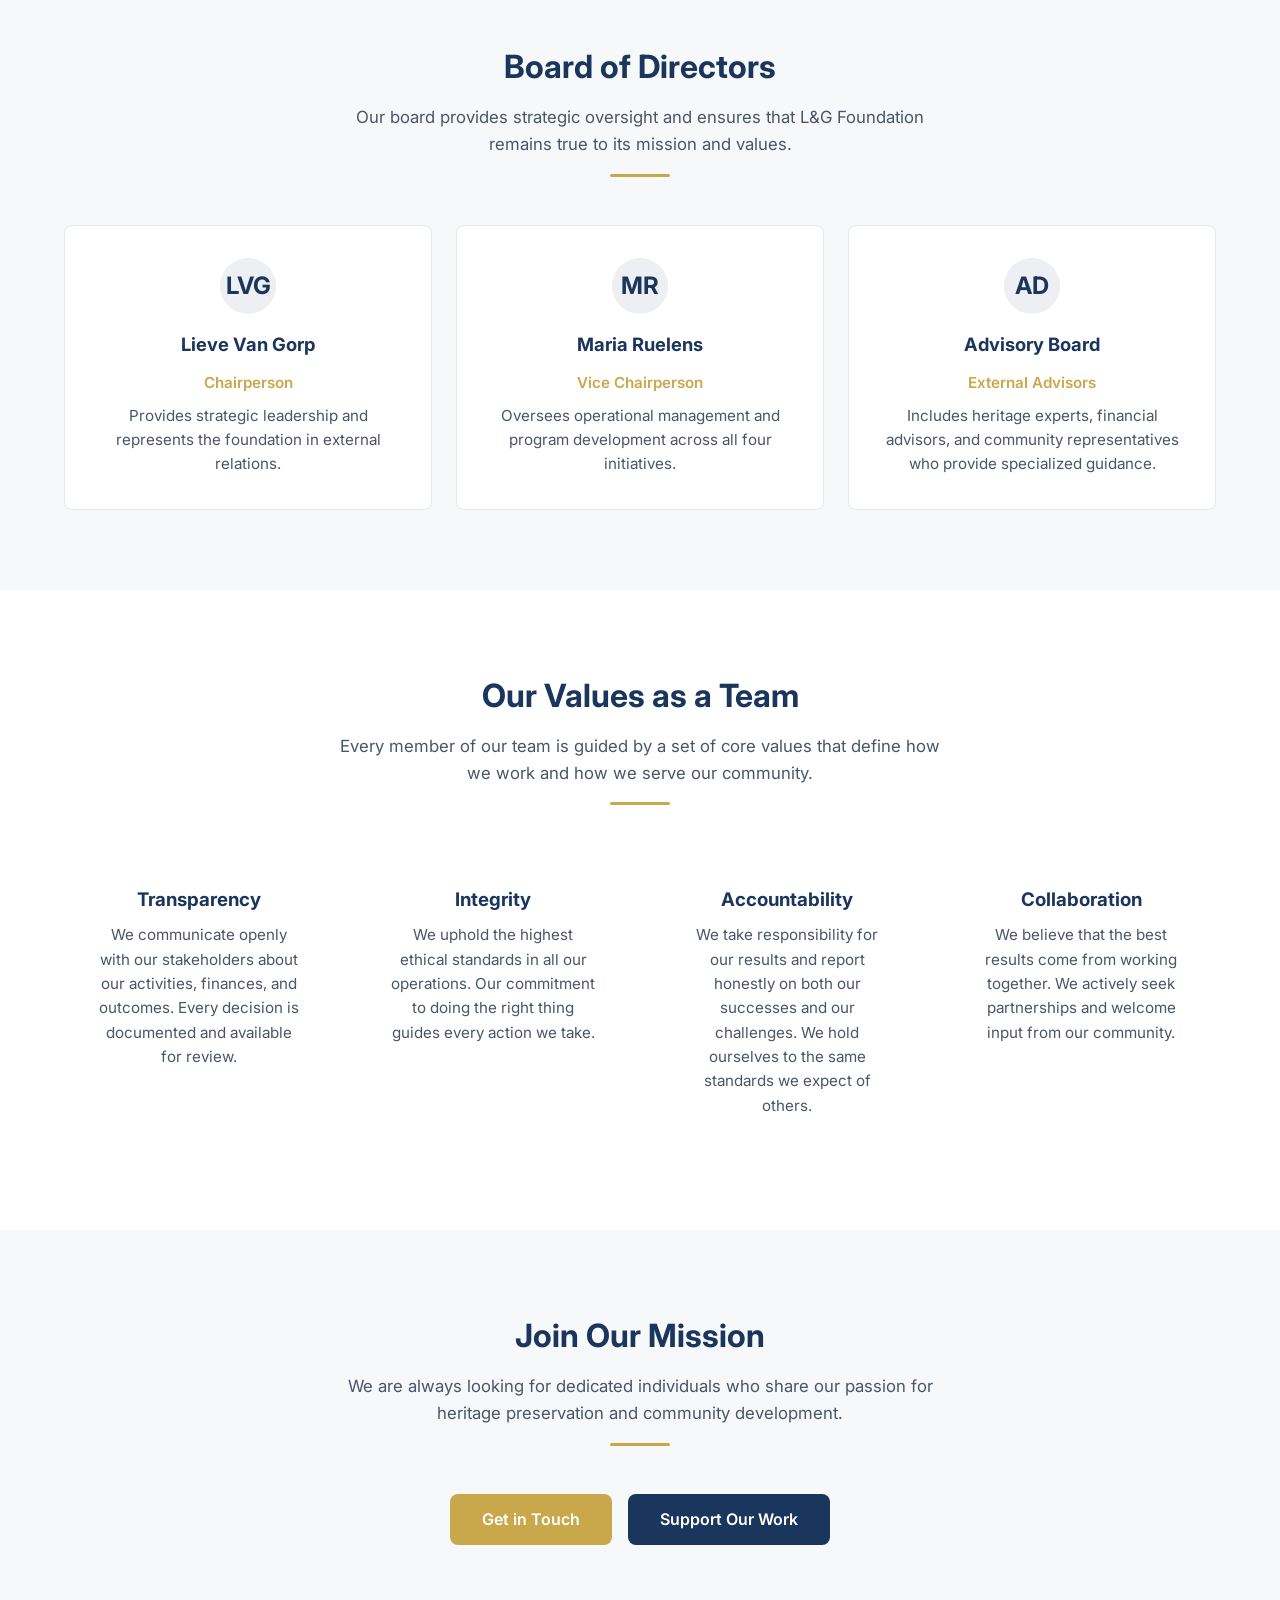
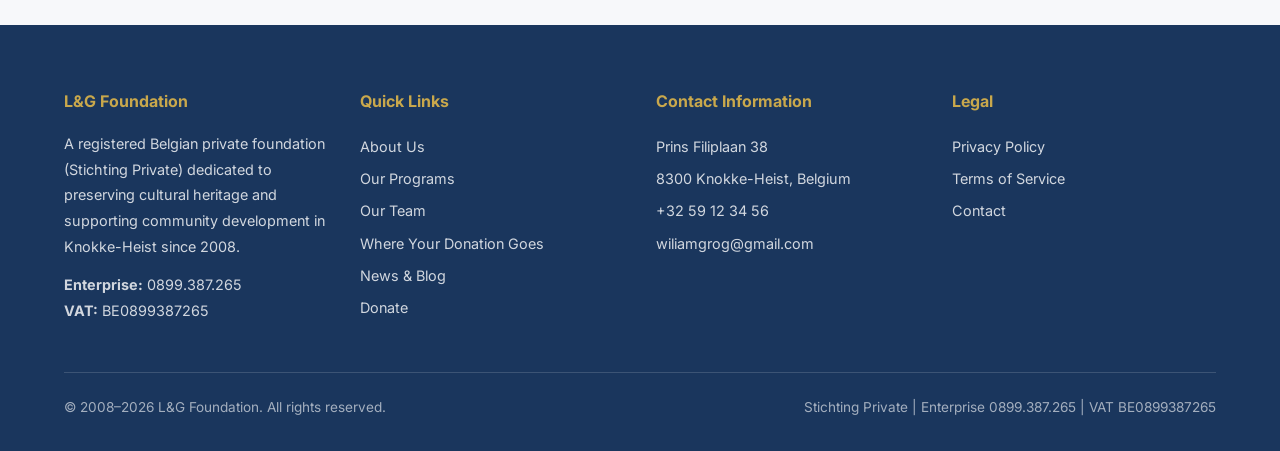
<file: team.html>
<!DOCTYPE html>
<html lang="en">
<head>
  <meta charset="UTF-8">
  <meta name="viewport" content="width=device-width,initial-scale=1">
  <title>Our Team - L&amp;G Foundation</title>
  <meta name="description" content="Meet the dedicated directors and board members of L&amp;G Foundation who guide our mission to preserve heritage and support community in Knokke-Heist.">
  <meta property="og:title" content="Our Team - L&amp;G Foundation">
  <meta property="og:description" content="Meet the directors and board members who guide our heritage preservation and community programs.">
  <meta property="og:type" content="website">
  <meta property="og:url" content="https://lg-foundation.pages.dev/team.html">
  <link rel="canonical" href="https://lg-foundation.pages.dev/team.html">
  <link rel="icon" type="image/svg+xml" href="data:image/svg+xml,<svg xmlns='http://www.w3.org/2000/svg' viewBox='0 0 100 100'><rect width='100' height='100' rx='15' fill='%231a365d'/><text x='50' y='68' font-size='50' text-anchor='middle' fill='%23c9a84c' font-family='serif' font-weight='bold'>LG</text></svg>">
  <link rel="preconnect" href="https://fonts.googleapis.com">
  <link rel="preconnect" href="https://fonts.gstatic.com" crossorigin>
  <link href="https://fonts.googleapis.com/css2?family=Inter:wght@400;500;600;700&display=swap" rel="stylesheet">
  <link rel="stylesheet" href="css/style.css">
</head>
<body>
  <a href="#main" class="skip-link">Skip to main content</a>

  <div class="topbar">
    <div class="container">
      <div class="topbar-left">
        <a href="tel:+3259123456">+32 59 12 34 56</a>
        <a href="mailto:wiliamgrog@gmail.com">wiliamgrog@gmail.com</a>
        <span>Prins Filiplaan 38, 8300 Knokke-Heist, Belgium</span>
      </div>
      <div class="topbar-right">
        <span>Enterprise: 0899.387.265 | VAT: BE0899387265</span>
      </div>
    </div>
  </div>

  <nav>
    <div class="container">
      <a href="index.html" class="logo">L&amp;G <span>Foundation</span></a>
      <button class="hamburger" aria-label="Toggle navigation" aria-expanded="false">
        <span></span><span></span><span></span>
      </button>
      <div class="nav-links">
        <a href="index.html">Home</a>
        <a href="about.html">About</a>
        <a href="programs.html">Programs</a>
        <a href="team.html" class="active">Team</a>
        <a href="impact.html">Impact</a>
        <a href="blog.html">News</a>
        <a href="contact.html">Contact</a>
        <a href="donate.html" class="nav-cta">Donate</a>
      </div>
    </div>
  </nav>

  <main id="main">
    <section class="hero" style="padding:3rem 0">
      <div class="container">
        <h1>Our Team</h1>
        <p>The dedicated individuals who guide L&amp;G Foundation's mission and ensure our programs create meaningful impact.</p>
      </div>
    </section>

    <section class="section">
      <div class="container">
        <div class="section-title">
          <h2>Foundation Directors</h2>
          <p>Our directors bring decades of combined experience in nonprofit management, heritage preservation, and community development.</p>
          <div class="accent-line"></div>
        </div>
        <div class="grid-2">
          <div class="card">
            <div class="card-icon">LV</div>
            <h3>Lieve Van Gorp</h3>
            <p style="color:var(--acc);font-weight:600;margin-bottom:1rem">Chairperson &amp; Managing Director</p>
            <p>Lieve Van Gorp has been the driving force behind L&amp;G Foundation since its founding in 2008. With a background in art history and cultural management, she brings deep expertise in heritage preservation and nonprofit governance to her role as Chairperson and Managing Director.</p>
            <p style="margin-top:.75rem">Before establishing the foundation, Lieve spent over a decade working with cultural institutions across Flanders, developing a keen understanding of the challenges facing heritage preservation in rapidly developing regions. Her vision for L&amp;G Foundation was born from a personal commitment to protecting the architectural and cultural identity of the Belgian coast, where she has lived since childhood.</p>
            <p style="margin-top:.75rem">Under Lieve's leadership, L&amp;G Foundation has grown from a small initiative into a respected nonprofit that has restored 42 heritage properties, distributed over EUR 850,000 in community grants, and engaged thousands of residents in cultural and environmental programs. She is actively involved in all aspects of the foundation's work, from strategic planning and fundraising to program design and community outreach.</p>
            <p style="margin-top:.75rem">Lieve holds a Master's degree in Art History from the Universiteit Gent and has completed advanced training in nonprofit management at Vlerick Business School. She serves on the advisory board of several heritage organizations in Flanders and is a frequent speaker at conferences on cultural preservation and community philanthropy.</p>
          </div>
          <div class="card">
            <div class="card-icon">MR</div>
            <h3>Maria Ruelens</h3>
            <p style="color:var(--acc);font-weight:600;margin-bottom:1rem">Managing Director &amp; Administrator</p>
            <p>Maria Ruelens serves as Managing Director and Administrator of L&amp;G Foundation, bringing extensive experience in community development and organizational management to the foundation's leadership team. She has been instrumental in shaping the foundation's programs and building the partnerships that make our work possible.</p>
            <p style="margin-top:.75rem">Maria's career spans over 20 years in the nonprofit and public sectors, with a focus on community welfare, social inclusion, and sustainable development. Before joining L&amp;G Foundation, she held senior positions at several community organizations in West Flanders, where she developed expertise in program management, stakeholder engagement, and impact measurement.</p>
            <p style="margin-top:.75rem">As Managing Director, Maria oversees the day-to-day operations of the foundation, including program implementation, financial management, and staff coordination. She works closely with Lieve Van Gorp to set strategic direction and ensure that the foundation's resources are deployed effectively to achieve its mission.</p>
            <p style="margin-top:.75rem">Maria holds a Master's degree in Social Sciences from Katholieke Universiteit Leuven and has completed professional development in financial management for nonprofits and environmental sustainability. She is deeply committed to the principle that nonprofits must demonstrate measurable impact, and she has implemented rigorous monitoring and evaluation systems across all of L&amp;G Foundation's programs.</p>
          </div>
        </div>
      </div>
    </section>

    <section class="section section-alt">
      <div class="container">
        <div class="section-title">
          <h2>Board of Directors</h2>
          <p>Our board provides strategic oversight and ensures that L&amp;G Foundation remains true to its mission and values.</p>
          <div class="accent-line"></div>
        </div>
        <div class="grid-3">
          <div class="card" style="text-align:center">
            <div class="card-icon" style="margin:0 auto 1rem">LVG</div>
            <h3>Lieve Van Gorp</h3>
            <p style="color:var(--acc);font-weight:600">Chairperson</p>
            <p style="margin-top:.5rem">Provides strategic leadership and represents the foundation in external relations.</p>
          </div>
          <div class="card" style="text-align:center">
            <div class="card-icon" style="margin:0 auto 1rem">MR</div>
            <h3>Maria Ruelens</h3>
            <p style="color:var(--acc);font-weight:600">Vice Chairperson</p>
            <p style="margin-top:.5rem">Oversees operational management and program development across all four initiatives.</p>
          </div>
          <div class="card" style="text-align:center">
            <div class="card-icon" style="margin:0 auto 1rem">AD</div>
            <h3>Advisory Board</h3>
            <p style="color:var(--acc);font-weight:600">External Advisors</p>
            <p style="margin-top:.5rem">Includes heritage experts, financial advisors, and community representatives who provide specialized guidance.</p>
          </div>
        </div>
      </div>
    </section>

    <section class="section">
      <div class="container">
        <div class="section-title">
          <h2>Our Values as a Team</h2>
          <p>Every member of our team is guided by a set of core values that define how we work and how we serve our community.</p>
          <div class="accent-line"></div>
        </div>
        <div class="values-grid">
          <div class="value-item">
            <h3>Transparency</h3>
            <p>We communicate openly with our stakeholders about our activities, finances, and outcomes. Every decision is documented and available for review.</p>
          </div>
          <div class="value-item">
            <h3>Integrity</h3>
            <p>We uphold the highest ethical standards in all our operations. Our commitment to doing the right thing guides every action we take.</p>
          </div>
          <div class="value-item">
            <h3>Accountability</h3>
            <p>We take responsibility for our results and report honestly on both our successes and our challenges. We hold ourselves to the same standards we expect of others.</p>
          </div>
          <div class="value-item">
            <h3>Collaboration</h3>
            <p>We believe that the best results come from working together. We actively seek partnerships and welcome input from our community.</p>
          </div>
        </div>
      </div>
    </section>

    <section class="section section-alt">
      <div class="container" style="text-align:center">
        <div class="section-title">
          <h2>Join Our Mission</h2>
          <p>We are always looking for dedicated individuals who share our passion for heritage preservation and community development.</p>
          <div class="accent-line"></div>
        </div>
        <div class="hero-btns">
          <a href="contact.html" class="btn btn-primary">Get in Touch</a>
          <a href="donate.html" class="btn btn-secondary">Support Our Work</a>
        </div>
      </div>
    </section>
  </main>

  <footer>
    <div class="container">
      <div class="footer-grid">
        <div class="footer-col">
          <h4>L&amp;G Foundation</h4>
          <p>A registered Belgian private foundation (Stichting Private) dedicated to preserving cultural heritage and supporting community development in Knokke-Heist since 2008.</p>
          <p style="margin-top:.75rem"><strong>Enterprise:</strong> 0899.387.265<br><strong>VAT:</strong> BE0899387265</p>
        </div>
        <div class="footer-col">
          <h4>Quick Links</h4>
          <ul>
            <li><a href="about.html">About Us</a></li>
            <li><a href="programs.html">Our Programs</a></li>
            <li><a href="team.html">Our Team</a></li>
            <li><a href="impact.html">Where Your Donation Goes</a></li>
            <li><a href="blog.html">News &amp; Blog</a></li>
            <li><a href="donate.html">Donate</a></li>
          </ul>
        </div>
        <div class="footer-col">
          <h4>Contact Information</h4>
          <ul>
            <li>Prins Filiplaan 38</li>
            <li>8300 Knokke-Heist, Belgium</li>
            <li><a href="tel:+3259123456">+32 59 12 34 56</a></li>
            <li><a href="mailto:wiliamgrog@gmail.com">wiliamgrog@gmail.com</a></li>
          </ul>
        </div>
        <div class="footer-col">
          <h4>Legal</h4>
          <ul>
            <li><a href="privacy.html">Privacy Policy</a></li>
            <li><a href="terms.html">Terms of Service</a></li>
            <li><a href="contact.html">Contact</a></li>
          </ul>
        </div>
      </div>
      <div class="footer-bottom">
        <span>&copy; 2008&ndash;2026 L&amp;G Foundation. All rights reserved.</span>
        <span>Stichting Private | Enterprise 0899.387.265 | VAT BE0899387265</span>
      </div>
    </div>
  </footer>

  <script src="js/main.js"></script>
</body>
</html>
</file>
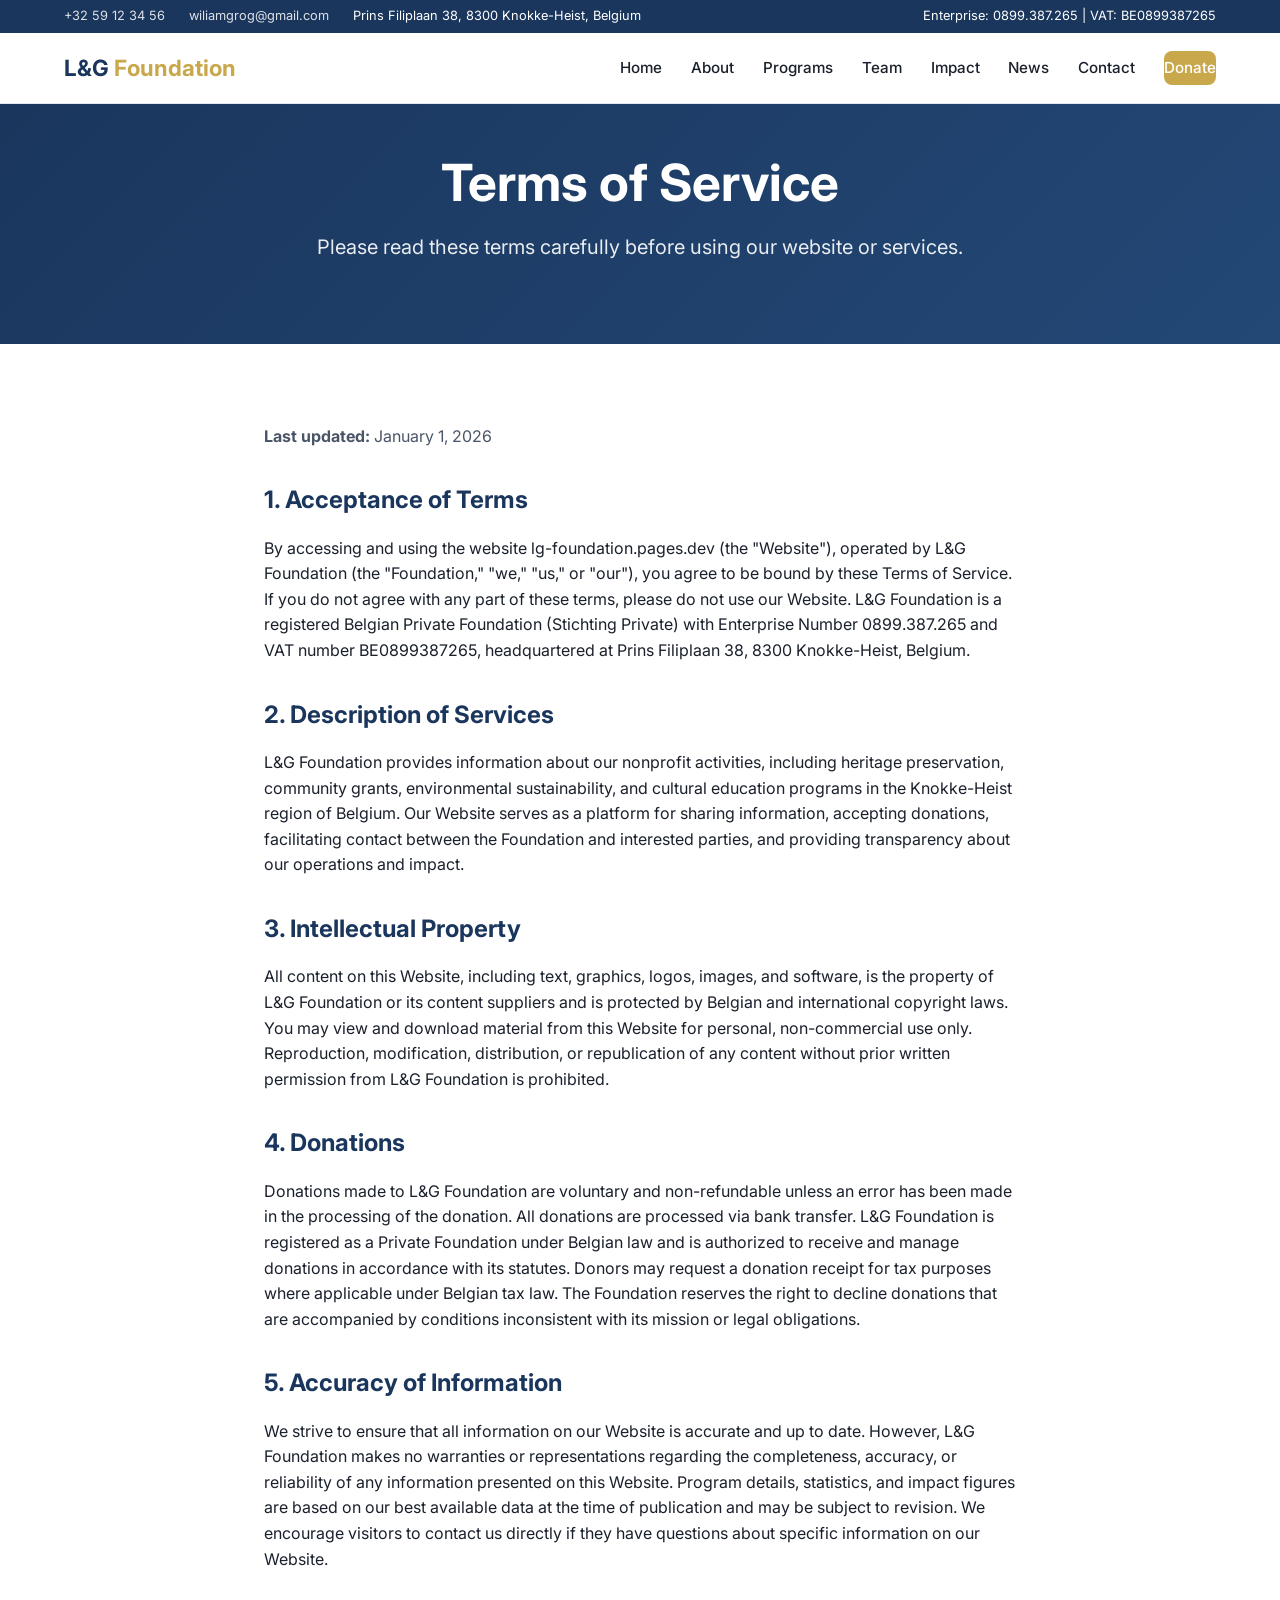
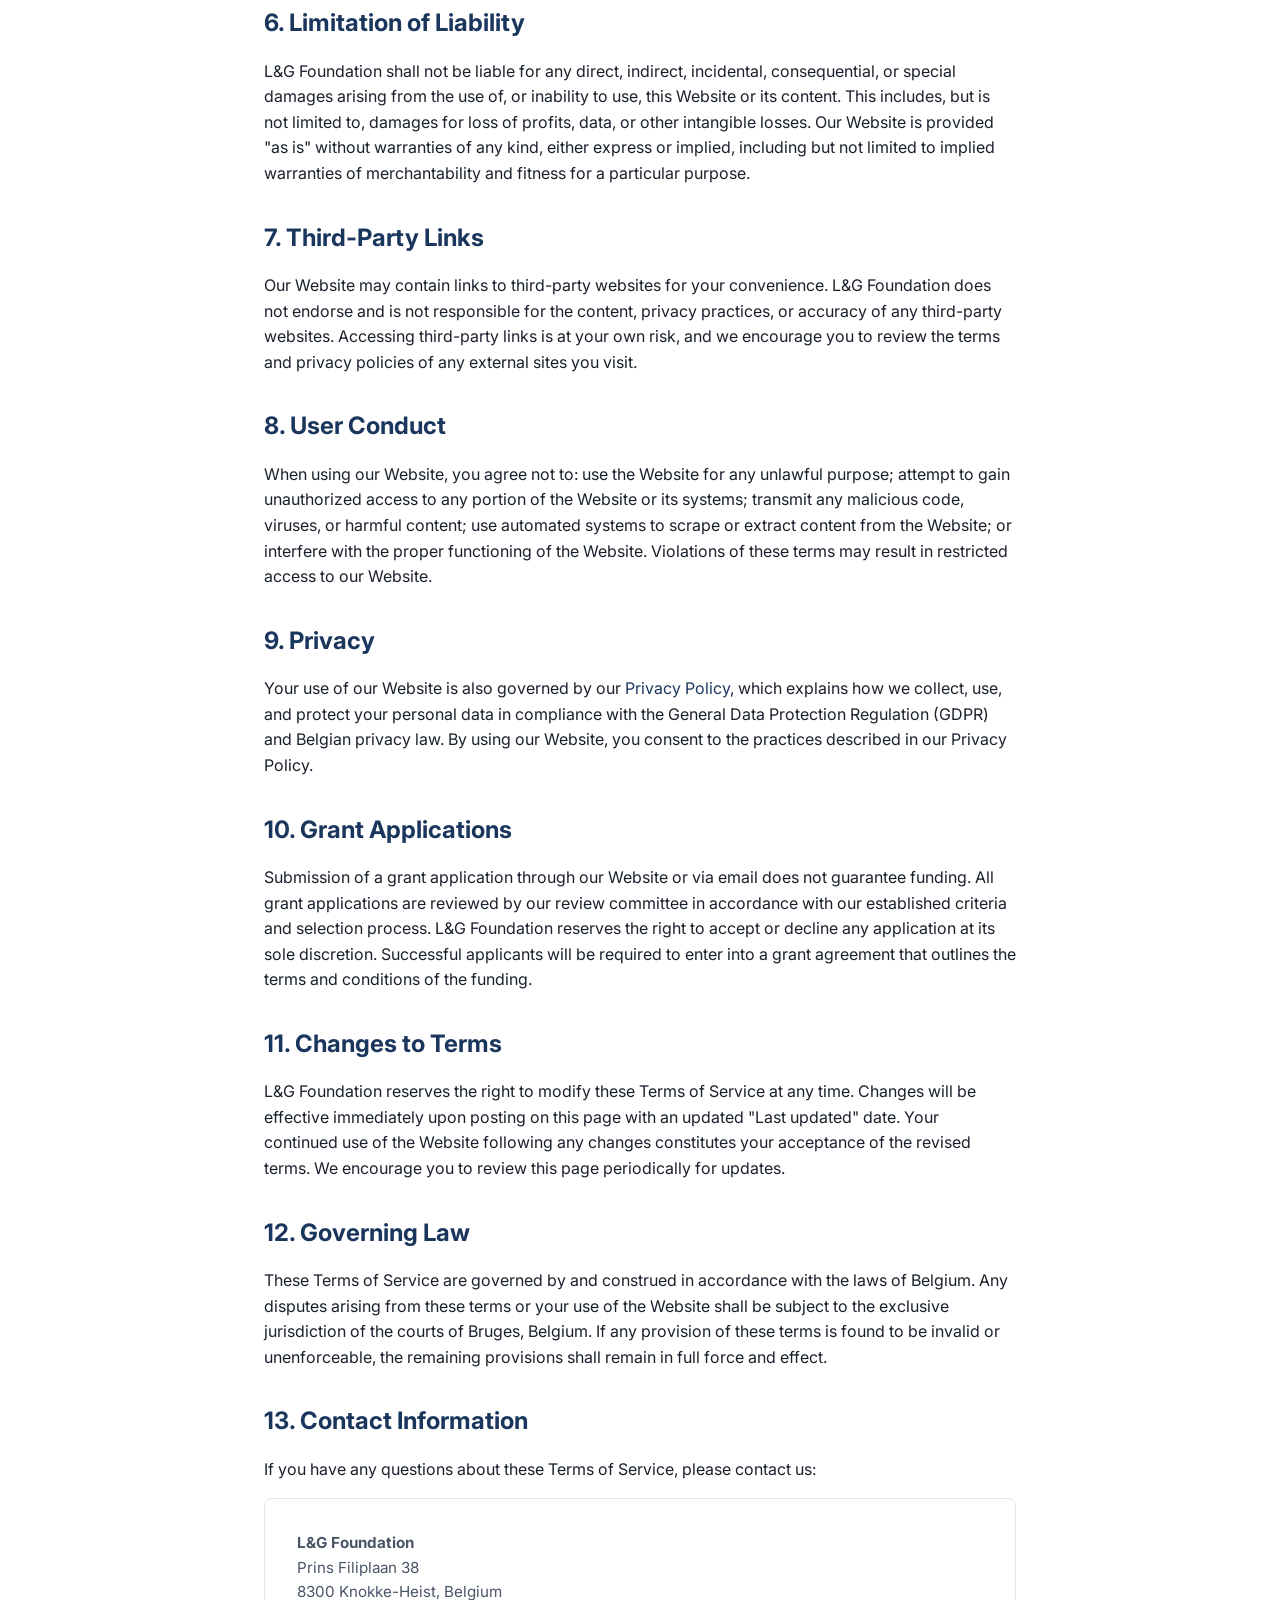
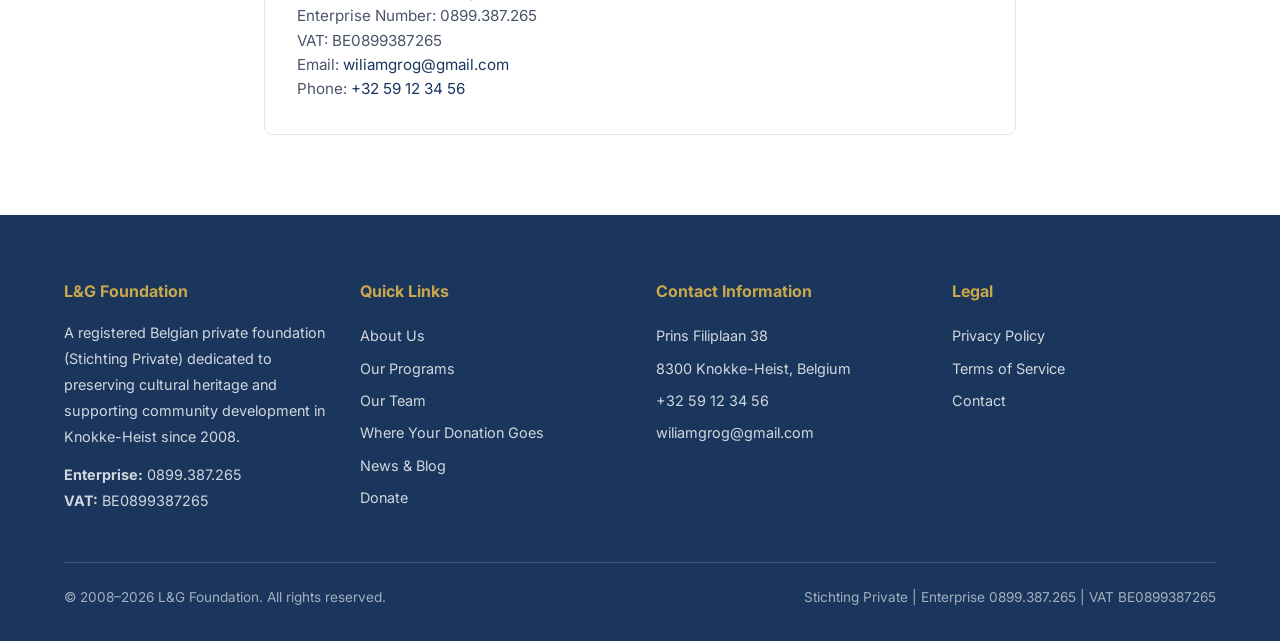
<file: terms.html>
<!DOCTYPE html>
<html lang="en">
<head>
  <meta charset="UTF-8">
  <meta name="viewport" content="width=device-width,initial-scale=1">
  <title>Terms of Service - L&amp;G Foundation</title>
  <meta name="description" content="Terms of Service for L&amp;G Foundation website. Read the terms governing your use of our website, donations, and services.">
  <meta property="og:title" content="Terms of Service - L&amp;G Foundation">
  <meta property="og:description" content="Terms governing use of our website, donations, and services.">
  <meta property="og:type" content="website">
  <meta property="og:url" content="https://lg-foundation.pages.dev/terms.html">
  <link rel="canonical" href="https://lg-foundation.pages.dev/terms.html">
  <link rel="icon" type="image/svg+xml" href="data:image/svg+xml,<svg xmlns='http://www.w3.org/2000/svg' viewBox='0 0 100 100'><rect width='100' height='100' rx='15' fill='%231a365d'/><text x='50' y='68' font-size='50' text-anchor='middle' fill='%23c9a84c' font-family='serif' font-weight='bold'>LG</text></svg>">
  <link rel="preconnect" href="https://fonts.googleapis.com">
  <link rel="preconnect" href="https://fonts.gstatic.com" crossorigin>
  <link href="https://fonts.googleapis.com/css2?family=Inter:wght@400;500;600;700&display=swap" rel="stylesheet">
  <link rel="stylesheet" href="css/style.css">
</head>
<body>
  <a href="#main" class="skip-link">Skip to main content</a>

  <div class="topbar">
    <div class="container">
      <div class="topbar-left">
        <a href="tel:+3259123456">+32 59 12 34 56</a>
        <a href="mailto:wiliamgrog@gmail.com">wiliamgrog@gmail.com</a>
        <span>Prins Filiplaan 38, 8300 Knokke-Heist, Belgium</span>
      </div>
      <div class="topbar-right">
        <span>Enterprise: 0899.387.265 | VAT: BE0899387265</span>
      </div>
    </div>
  </div>

  <nav>
    <div class="container">
      <a href="index.html" class="logo">L&amp;G <span>Foundation</span></a>
      <button class="hamburger" aria-label="Toggle navigation" aria-expanded="false">
        <span></span><span></span><span></span>
      </button>
      <div class="nav-links">
        <a href="index.html">Home</a>
        <a href="about.html">About</a>
        <a href="programs.html">Programs</a>
        <a href="team.html">Team</a>
        <a href="impact.html">Impact</a>
        <a href="blog.html">News</a>
        <a href="contact.html">Contact</a>
        <a href="donate.html" class="nav-cta">Donate</a>
      </div>
    </div>
  </nav>

  <main id="main">
    <section class="hero" style="padding:3rem 0">
      <div class="container">
        <h1>Terms of Service</h1>
        <p>Please read these terms carefully before using our website or services.</p>
      </div>
    </section>

    <section class="section">
      <div class="container" style="max-width:800px">
        <p style="margin-bottom:2rem;color:var(--txt2)"><strong>Last updated:</strong> January 1, 2026</p>

        <h2 style="color:var(--pri);margin:2rem 0 1rem">1. Acceptance of Terms</h2>
        <p>By accessing and using the website lg-foundation.pages.dev (the "Website"), operated by L&amp;G Foundation (the "Foundation," "we," "us," or "our"), you agree to be bound by these Terms of Service. If you do not agree with any part of these terms, please do not use our Website. L&amp;G Foundation is a registered Belgian Private Foundation (Stichting Private) with Enterprise Number 0899.387.265 and VAT number BE0899387265, headquartered at Prins Filiplaan 38, 8300 Knokke-Heist, Belgium.</p>

        <h2 style="color:var(--pri);margin:2rem 0 1rem">2. Description of Services</h2>
        <p>L&amp;G Foundation provides information about our nonprofit activities, including heritage preservation, community grants, environmental sustainability, and cultural education programs in the Knokke-Heist region of Belgium. Our Website serves as a platform for sharing information, accepting donations, facilitating contact between the Foundation and interested parties, and providing transparency about our operations and impact.</p>

        <h2 style="color:var(--pri);margin:2rem 0 1rem">3. Intellectual Property</h2>
        <p>All content on this Website, including text, graphics, logos, images, and software, is the property of L&amp;G Foundation or its content suppliers and is protected by Belgian and international copyright laws. You may view and download material from this Website for personal, non-commercial use only. Reproduction, modification, distribution, or republication of any content without prior written permission from L&amp;G Foundation is prohibited.</p>

        <h2 style="color:var(--pri);margin:2rem 0 1rem">4. Donations</h2>
        <p>Donations made to L&amp;G Foundation are voluntary and non-refundable unless an error has been made in the processing of the donation. All donations are processed via bank transfer. L&amp;G Foundation is registered as a Private Foundation under Belgian law and is authorized to receive and manage donations in accordance with its statutes. Donors may request a donation receipt for tax purposes where applicable under Belgian tax law. The Foundation reserves the right to decline donations that are accompanied by conditions inconsistent with its mission or legal obligations.</p>

        <h2 style="color:var(--pri);margin:2rem 0 1rem">5. Accuracy of Information</h2>
        <p>We strive to ensure that all information on our Website is accurate and up to date. However, L&amp;G Foundation makes no warranties or representations regarding the completeness, accuracy, or reliability of any information presented on this Website. Program details, statistics, and impact figures are based on our best available data at the time of publication and may be subject to revision. We encourage visitors to contact us directly if they have questions about specific information on our Website.</p>

        <h2 style="color:var(--pri);margin:2rem 0 1rem">6. Limitation of Liability</h2>
        <p>L&amp;G Foundation shall not be liable for any direct, indirect, incidental, consequential, or special damages arising from the use of, or inability to use, this Website or its content. This includes, but is not limited to, damages for loss of profits, data, or other intangible losses. Our Website is provided "as is" without warranties of any kind, either express or implied, including but not limited to implied warranties of merchantability and fitness for a particular purpose.</p>

        <h2 style="color:var(--pri);margin:2rem 0 1rem">7. Third-Party Links</h2>
        <p>Our Website may contain links to third-party websites for your convenience. L&amp;G Foundation does not endorse and is not responsible for the content, privacy practices, or accuracy of any third-party websites. Accessing third-party links is at your own risk, and we encourage you to review the terms and privacy policies of any external sites you visit.</p>

        <h2 style="color:var(--pri);margin:2rem 0 1rem">8. User Conduct</h2>
        <p>When using our Website, you agree not to: use the Website for any unlawful purpose; attempt to gain unauthorized access to any portion of the Website or its systems; transmit any malicious code, viruses, or harmful content; use automated systems to scrape or extract content from the Website; or interfere with the proper functioning of the Website. Violations of these terms may result in restricted access to our Website.</p>

        <h2 style="color:var(--pri);margin:2rem 0 1rem">9. Privacy</h2>
        <p>Your use of our Website is also governed by our <a href="privacy.html">Privacy Policy</a>, which explains how we collect, use, and protect your personal data in compliance with the General Data Protection Regulation (GDPR) and Belgian privacy law. By using our Website, you consent to the practices described in our Privacy Policy.</p>

        <h2 style="color:var(--pri);margin:2rem 0 1rem">10. Grant Applications</h2>
        <p>Submission of a grant application through our Website or via email does not guarantee funding. All grant applications are reviewed by our review committee in accordance with our established criteria and selection process. L&amp;G Foundation reserves the right to accept or decline any application at its sole discretion. Successful applicants will be required to enter into a grant agreement that outlines the terms and conditions of the funding.</p>

        <h2 style="color:var(--pri);margin:2rem 0 1rem">11. Changes to Terms</h2>
        <p>L&amp;G Foundation reserves the right to modify these Terms of Service at any time. Changes will be effective immediately upon posting on this page with an updated "Last updated" date. Your continued use of the Website following any changes constitutes your acceptance of the revised terms. We encourage you to review this page periodically for updates.</p>

        <h2 style="color:var(--pri);margin:2rem 0 1rem">12. Governing Law</h2>
        <p>These Terms of Service are governed by and construed in accordance with the laws of Belgium. Any disputes arising from these terms or your use of the Website shall be subject to the exclusive jurisdiction of the courts of Bruges, Belgium. If any provision of these terms is found to be invalid or unenforceable, the remaining provisions shall remain in full force and effect.</p>

        <h2 style="color:var(--pri);margin:2rem 0 1rem">13. Contact Information</h2>
        <p>If you have any questions about these Terms of Service, please contact us:</p>
        <div class="card" style="margin-top:1rem">
          <p><strong>L&amp;G Foundation</strong><br>
          Prins Filiplaan 38<br>
          8300 Knokke-Heist, Belgium<br>
          Enterprise Number: 0899.387.265<br>
          VAT: BE0899387265<br>
          Email: <a href="mailto:wiliamgrog@gmail.com">wiliamgrog@gmail.com</a><br>
          Phone: <a href="tel:+3259123456">+32 59 12 34 56</a></p>
        </div>
      </div>
    </section>
  </main>

  <footer>
    <div class="container">
      <div class="footer-grid">
        <div class="footer-col">
          <h4>L&amp;G Foundation</h4>
          <p>A registered Belgian private foundation (Stichting Private) dedicated to preserving cultural heritage and supporting community development in Knokke-Heist since 2008.</p>
          <p style="margin-top:.75rem"><strong>Enterprise:</strong> 0899.387.265<br><strong>VAT:</strong> BE0899387265</p>
        </div>
        <div class="footer-col">
          <h4>Quick Links</h4>
          <ul>
            <li><a href="about.html">About Us</a></li>
            <li><a href="programs.html">Our Programs</a></li>
            <li><a href="team.html">Our Team</a></li>
            <li><a href="impact.html">Where Your Donation Goes</a></li>
            <li><a href="blog.html">News &amp; Blog</a></li>
            <li><a href="donate.html">Donate</a></li>
          </ul>
        </div>
        <div class="footer-col">
          <h4>Contact Information</h4>
          <ul>
            <li>Prins Filiplaan 38</li>
            <li>8300 Knokke-Heist, Belgium</li>
            <li><a href="tel:+3259123456">+32 59 12 34 56</a></li>
            <li><a href="mailto:wiliamgrog@gmail.com">wiliamgrog@gmail.com</a></li>
          </ul>
        </div>
        <div class="footer-col">
          <h4>Legal</h4>
          <ul>
            <li><a href="privacy.html">Privacy Policy</a></li>
            <li><a href="terms.html">Terms of Service</a></li>
            <li><a href="contact.html">Contact</a></li>
          </ul>
        </div>
      </div>
      <div class="footer-bottom">
        <span>&copy; 2008&ndash;2026 L&amp;G Foundation. All rights reserved.</span>
        <span>Stichting Private | Enterprise 0899.387.265 | VAT BE0899387265</span>
      </div>
    </div>
  </footer>

  <script src="js/main.js"></script>
</body>
</html>
</file>
<file: css/style.css>
*,*::before,*::after{box-sizing:border-box;margin:0;padding:0}
:root{--pri:#1a365d;--acc:#c9a84c;--bg:#ffffff;--bg2:#f7f8fa;--txt:#1a202c;--txt2:#4a5568;--txt3:#718096;--bdr:#e2e8f0;--rad:8px;--shadow:0 2px 8px rgba(0,0,0,.08)}
html{scroll-behavior:smooth}
body{font-family:'Inter',system-ui,sans-serif;color:var(--txt);line-height:1.6;background:var(--bg);font-size:16px}
a{color:var(--pri);text-decoration:none;transition:color .2s}
a:hover{color:var(--acc)}
img{max-width:100%;height:auto;display:block}
ul{list-style:none}
.container{width:100%;max-width:1200px;margin:0 auto;padding:0 1.5rem}

/* Topbar */
.topbar{background:var(--pri);color:#fff;font-size:.8rem;padding:.4rem 0}
.topbar .container{display:flex;justify-content:space-between;align-items:center;flex-wrap:wrap;gap:.5rem}
.topbar a{color:#fff;opacity:.85}
.topbar a:hover{opacity:1;color:#fff}
.topbar-left{display:flex;gap:1.5rem;flex-wrap:wrap}
.topbar-right{display:flex;gap:1rem}

/* Nav */
nav{background:var(--bg);border-bottom:1px solid var(--bdr);position:sticky;top:0;z-index:100}
nav .container{display:flex;justify-content:space-between;align-items:center;height:70px}
.logo{font-size:1.4rem;font-weight:700;color:var(--pri)}
.logo span{color:var(--acc)}
.nav-links{display:flex;gap:1.8rem;align-items:center}
.nav-links a{color:var(--txt);font-weight:500;font-size:.95rem;padding:.3rem 0;position:relative}
.nav-links a::after{content:'';position:absolute;bottom:0;left:0;width:0;height:2px;background:var(--acc);transition:width .3s}
.nav-links a:hover::after,.nav-links a.active::after{width:100%}
.nav-links a:hover{color:var(--pri)}
.hamburger{display:none;background:none;border:none;cursor:pointer;padding:.5rem}
.hamburger span{display:block;width:24px;height:2px;background:var(--pri);margin:5px 0;transition:all .3s}
.nav-cta{background:var(--acc);color:#fff!important;padding:.5rem 1.2rem;border-radius:var(--rad);font-weight:600}
.nav-cta:hover{background:#b8963a;color:#fff!important}
.nav-cta::after{display:none!important}

/* Hero */
.hero{background:linear-gradient(135deg,var(--pri) 0%,#234876 100%);color:#fff;padding:5rem 0;text-align:center}
.hero h1{font-size:clamp(2rem,5vw,3.2rem);margin-bottom:1rem;line-height:1.2}
.hero p{font-size:clamp(1rem,2.5vw,1.25rem);max-width:750px;margin:0 auto 2rem;opacity:.9;line-height:1.7}
.hero-btns{display:flex;gap:1rem;justify-content:center;flex-wrap:wrap}
.btn{display:inline-block;padding:.8rem 2rem;border-radius:var(--rad);font-weight:600;font-size:1rem;cursor:pointer;border:none;transition:all .3s}
.btn-primary{background:var(--acc);color:#fff}
.btn-primary:hover{background:#b8963a;color:#fff}
.btn-outline{border:2px solid #fff;color:#fff;background:transparent}
.btn-outline:hover{background:#fff;color:var(--pri)}
.btn-secondary{background:var(--pri);color:#fff}
.btn-secondary:hover{background:#0f2340;color:#fff}

/* Sections */
.section{padding:5rem 0}
.section-alt{background:var(--bg2)}
.section-title{text-align:center;margin-bottom:3rem}
.section-title h2{font-size:2rem;color:var(--pri);margin-bottom:.75rem}
.section-title p{color:var(--txt2);max-width:600px;margin:0 auto;font-size:1.05rem}
.accent-line{width:60px;height:3px;background:var(--acc);margin:1rem auto 0;border-radius:2px}

/* Cards */
.grid-4{display:grid;grid-template-columns:repeat(auto-fit,minmax(260px,1fr));gap:1.5rem}
.grid-3{display:grid;grid-template-columns:repeat(auto-fit,minmax(300px,1fr));gap:1.5rem}
.grid-2{display:grid;grid-template-columns:repeat(auto-fit,minmax(340px,1fr));gap:2rem}
.card{background:var(--bg);border:1px solid var(--bdr);border-radius:var(--rad);padding:2rem;transition:transform .3s,box-shadow .3s}
.card:hover{transform:translateY(-4px);box-shadow:var(--shadow)}
.card-icon{width:56px;height:56px;background:rgba(26,54,93,.08);border-radius:50%;display:flex;align-items:center;justify-content:center;font-size:1.5rem;margin-bottom:1rem;color:var(--pri);font-weight:700}
.card h3{font-size:1.15rem;margin-bottom:.75rem;color:var(--pri)}
.card p{color:var(--txt2);font-size:.95rem;line-height:1.6}

/* Stats */
.stats{display:grid;grid-template-columns:repeat(auto-fit,minmax(180px,1fr));gap:1.5rem;text-align:center}
.stat-item h3{font-size:2.5rem;color:var(--acc);font-weight:700}
.stat-item p{color:var(--txt2);font-size:.95rem;margin-top:.25rem}

/* Mission Quote */
.mission-quote{background:var(--pri);color:#fff;padding:3rem 2rem;text-align:center;border-radius:var(--rad);margin:2rem auto;max-width:900px}
.mission-quote blockquote{font-size:1.2rem;font-style:italic;line-height:1.7;max-width:800px;margin:0 auto}

/* Sidebar Layout */
.with-sidebar{display:grid;grid-template-columns:1fr 340px;gap:3rem;align-items:start}
.sidebar{background:var(--bg2);border:1px solid var(--bdr);border-radius:var(--rad);padding:2rem;position:sticky;top:90px}
.sidebar h3{font-size:1.1rem;color:var(--pri);margin-bottom:1rem;padding-bottom:.75rem;border-bottom:2px solid var(--acc)}
.sidebar ul{margin-bottom:1.5rem}
.sidebar li{padding:.4rem 0;color:var(--txt2);font-size:.95rem}
.sidebar li strong{color:var(--txt)}

/* Timeline */
.timeline{position:relative;padding-left:2rem;max-width:700px;margin:0 auto}
.timeline::before{content:'';position:absolute;left:0;top:0;bottom:0;width:3px;background:var(--acc)}
.timeline-item{position:relative;margin-bottom:2rem;padding-left:1.5rem}
.timeline-item::before{content:'';position:absolute;left:-2.35rem;top:.3rem;width:14px;height:14px;border-radius:50%;background:var(--acc);border:3px solid var(--bg)}
.timeline-item h4{color:var(--pri);font-size:1.05rem;margin-bottom:.25rem}
.timeline-item p{color:var(--txt2);font-size:.95rem}

/* Values */
.values-grid{display:grid;grid-template-columns:repeat(auto-fit,minmax(250px,1fr));gap:1.5rem;text-align:center}
.value-item{padding:2rem}
.value-item h3{color:var(--pri);margin-bottom:.5rem}
.value-item p{color:var(--txt2);font-size:.95rem}

/* Forms */
.form-group{margin-bottom:1.25rem}
.form-group label{display:block;font-weight:600;margin-bottom:.4rem;font-size:.9rem;color:var(--txt)}
.form-group input,.form-group textarea,.form-group select{width:100%;padding:.7rem 1rem;border:1px solid var(--bdr);border-radius:var(--rad);font-family:inherit;font-size:.95rem;transition:border-color .2s}
.form-group input:focus,.form-group textarea:focus{outline:none;border-color:var(--acc)}
.form-group textarea{resize:vertical;min-height:120px}
.form-check{display:flex;align-items:flex-start;gap:.5rem}
.form-check input{margin-top:.3rem}
.checkbox-label{font-size:.9rem;color:var(--txt2)}

/* Blog */
.blog-card{border:1px solid var(--bdr);border-radius:var(--rad);overflow:hidden;transition:transform .3s,box-shadow .3s}
.blog-card:hover{transform:translateY(-4px);box-shadow:var(--shadow)}
.blog-card-img{height:200px;background:var(--pri);display:flex;align-items:center;justify-content:center;color:#fff;font-size:.9rem;text-transform:uppercase;letter-spacing:1px}
.blog-card-body{padding:1.5rem}
.blog-card-meta{font-size:.8rem;color:var(--txt3);margin-bottom:.5rem}
.blog-card h3{font-size:1.1rem;color:var(--pri);margin-bottom:.5rem}
.blog-card p{color:var(--txt2);font-size:.9rem;line-height:1.6}
.read-more{color:var(--acc);font-weight:600;font-size:.9rem;display:inline-block;margin-top:.75rem}
.read-more:hover{color:var(--pri)}

/* FAQ */
.faq-item{border:1px solid var(--bdr);border-radius:var(--rad);margin-bottom:.75rem;overflow:hidden}
.faq-q{padding:1rem 1.5rem;cursor:pointer;font-weight:600;color:var(--pri);display:flex;justify-content:space-between;align-items:center;background:var(--bg);transition:background .2s}
.faq-q:hover{background:var(--bg2)}
.faq-q::after{content:'+';font-size:1.3rem;color:var(--acc);transition:transform .3s}
.faq-item.open .faq-q::after{transform:rotate(45deg)}
.faq-a{padding:0 1.5rem;max-height:0;overflow:hidden;transition:all .3s;color:var(--txt2);font-size:.95rem;line-height:1.6}
.faq-item.open .faq-a{padding:0 1.5rem 1rem;max-height:500px}

/* Table */
.table-wrap{overflow-x:auto}
table{width:100%;border-collapse:collapse}
th,td{padding:.75rem 1rem;text-align:left;border-bottom:1px solid var(--bdr)}
th{background:var(--pri);color:#fff;font-weight:600;font-size:.9rem}
tr:hover{background:var(--bg2)}

/* Footer */
footer{background:var(--pri);color:#fff;padding:4rem 0 2rem}
.footer-grid{display:grid;grid-template-columns:repeat(auto-fit,minmax(220px,1fr));gap:2rem;margin-bottom:3rem}
.footer-col h4{font-size:1rem;margin-bottom:1rem;color:var(--acc)}
.footer-col p,.footer-col a,.footer-col li{color:rgba(255,255,255,.8);font-size:.9rem;line-height:1.8}
.footer-col a:hover{color:#fff}
.footer-col ul li{padding:.2rem 0}
.footer-bottom{border-top:1px solid rgba(255,255,255,.15);padding-top:1.5rem;display:flex;justify-content:space-between;flex-wrap:wrap;gap:1rem;font-size:.85rem;color:rgba(255,255,255,.6)}

/* Donation */
.donation-box{background:var(--bg2);border:2px solid var(--acc);border-radius:var(--rad);padding:2rem;margin:2rem 0}
.donation-box h3{color:var(--pri);margin-bottom:1rem}
.iban-box{background:#fff;border:1px solid var(--bdr);border-radius:var(--rad);padding:1.5rem;margin:1rem 0}
.iban-box p{margin-bottom:.5rem;font-size:.95rem}
.iban-box strong{color:var(--pri)}
.impact-grid{display:grid;grid-template-columns:repeat(auto-fit,minmax(200px,1fr));gap:1rem;margin:1.5rem 0}
.impact-item{background:#fff;border:1px solid var(--bdr);border-radius:var(--rad);padding:1.25rem;text-align:center}
.impact-item .amount{font-size:1.5rem;font-weight:700;color:var(--acc);margin-bottom:.25rem}
.impact-item p{font-size:.85rem;color:var(--txt2)}

/* Map Placeholder */
.map-placeholder{background:var(--bg2);border:1px dashed var(--bdr);border-radius:var(--rad);height:300px;display:flex;align-items:center;justify-content:center;color:var(--txt3);font-size:.95rem}

/* Responsive */
@media(max-width:768px){
  .topbar .container{flex-direction:column;text-align:center}
  .hamburger{display:block}
  .nav-links{display:none;position:absolute;top:70px;left:0;right:0;background:var(--bg);flex-direction:column;padding:1rem 1.5rem;border-bottom:1px solid var(--bdr);box-shadow:0 4px 12px rgba(0,0,0,.1)}
  .nav-links.open{display:flex}
  .nav-links a{padding:.6rem 0;width:100%}
  .with-sidebar{grid-template-columns:1fr}
  .sidebar{position:static}
  .hero{padding:3rem 0}
  .section{padding:3rem 0}
  .footer-grid{grid-template-columns:1fr}
  .footer-bottom{flex-direction:column;text-align:center}
  .stats{grid-template-columns:repeat(2,1fr)}
}
@media(max-width:480px){
  .stats{grid-template-columns:1fr}
  .hero-btns{flex-direction:column;align-items:center}
}

/* Accessibility */
.sr-only{position:absolute;width:1px;height:1px;padding:0;margin:-1px;overflow:hidden;clip:rect(0,0,0,0);border:0}
:focus-visible{outline:2px solid var(--acc);outline-offset:2px}
.skip-link{position:absolute;top:-100%;left:0;background:var(--pri);color:#fff;padding:.5rem 1rem;z-index:999}
.skip-link:focus{top:0}
</file>
